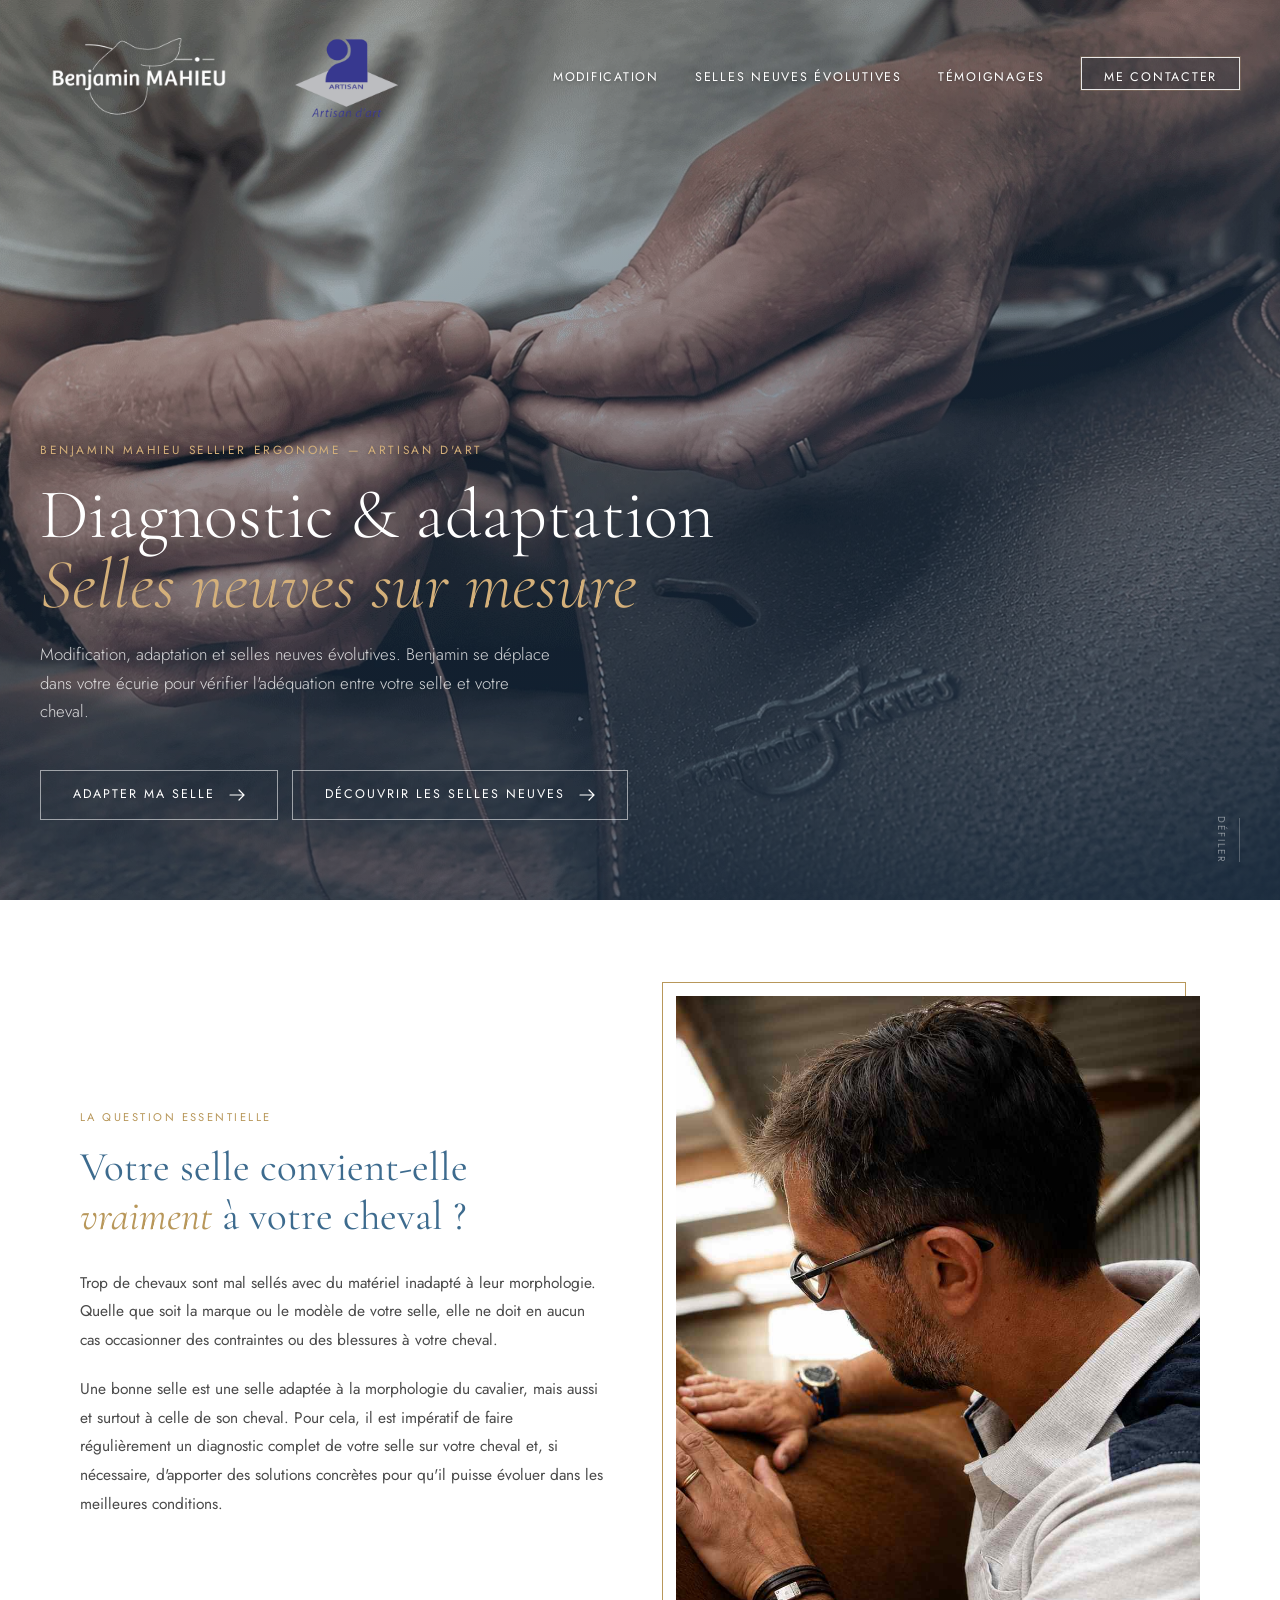
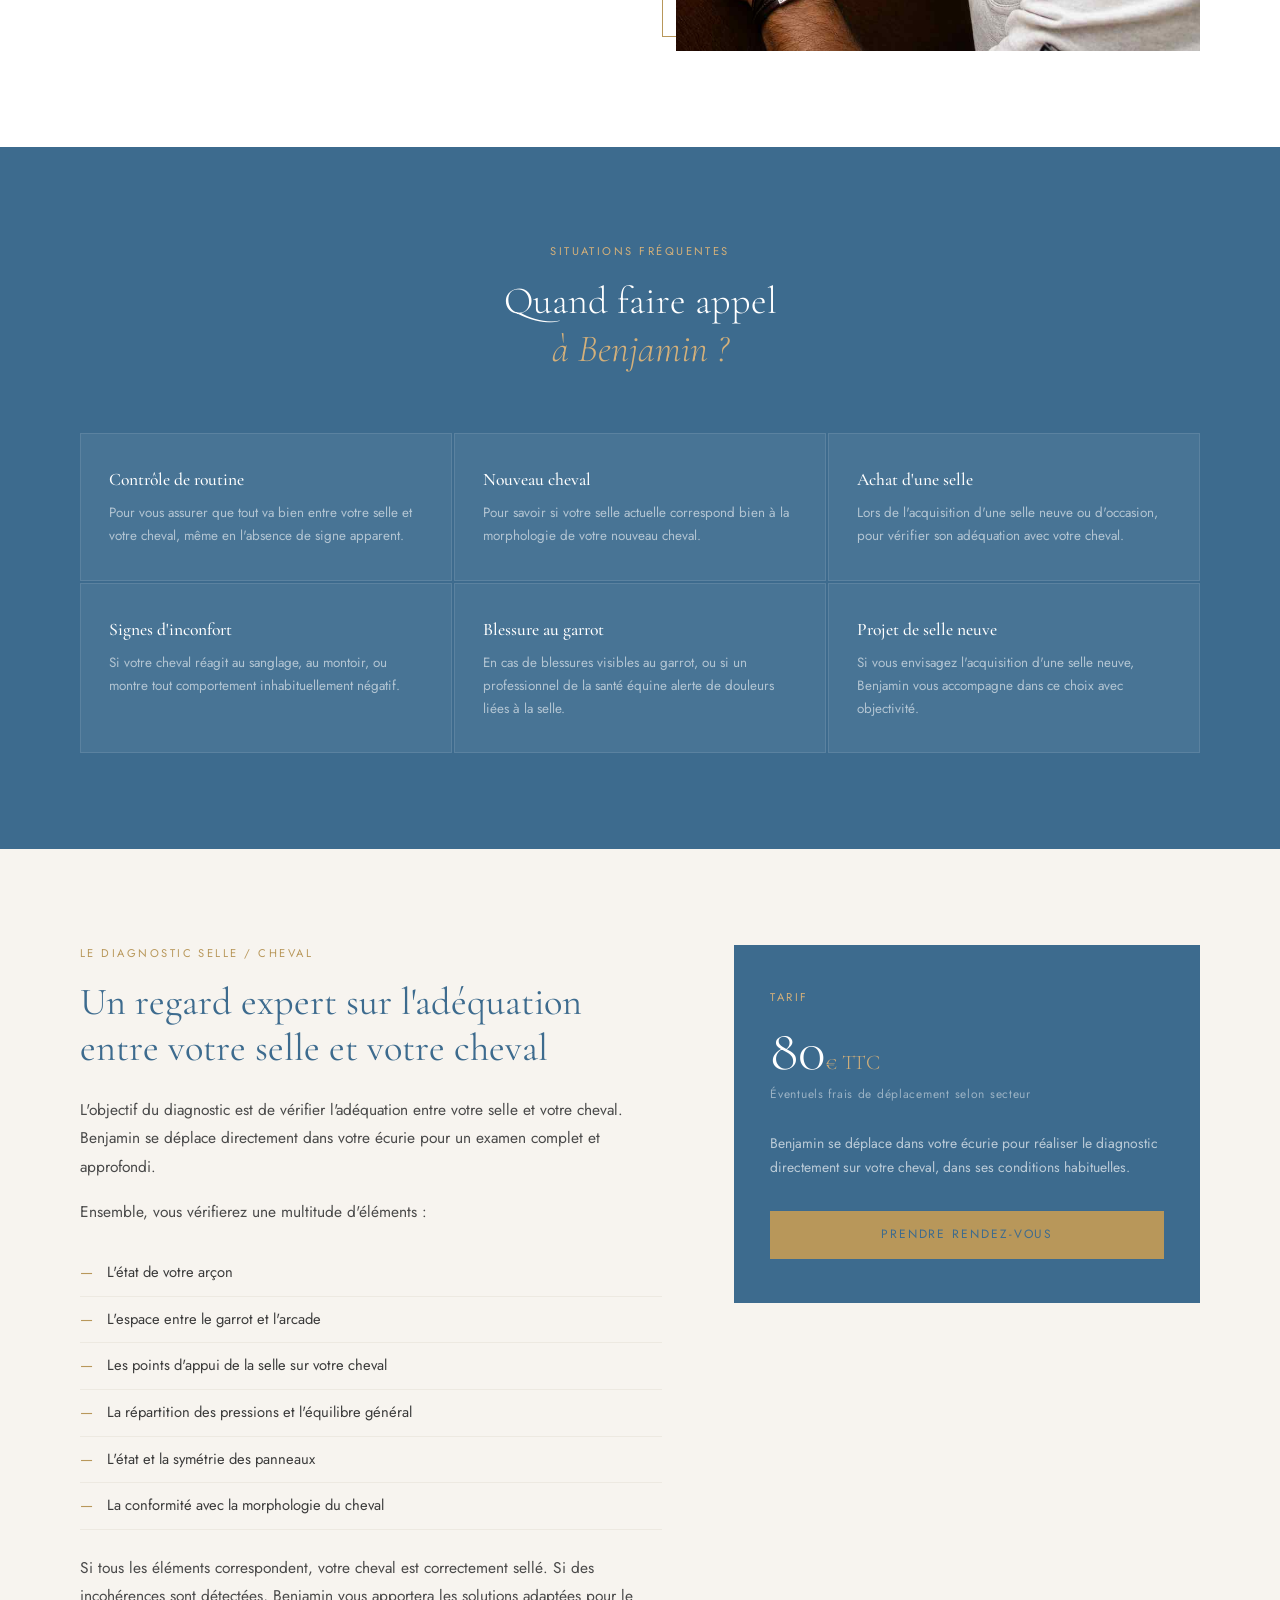
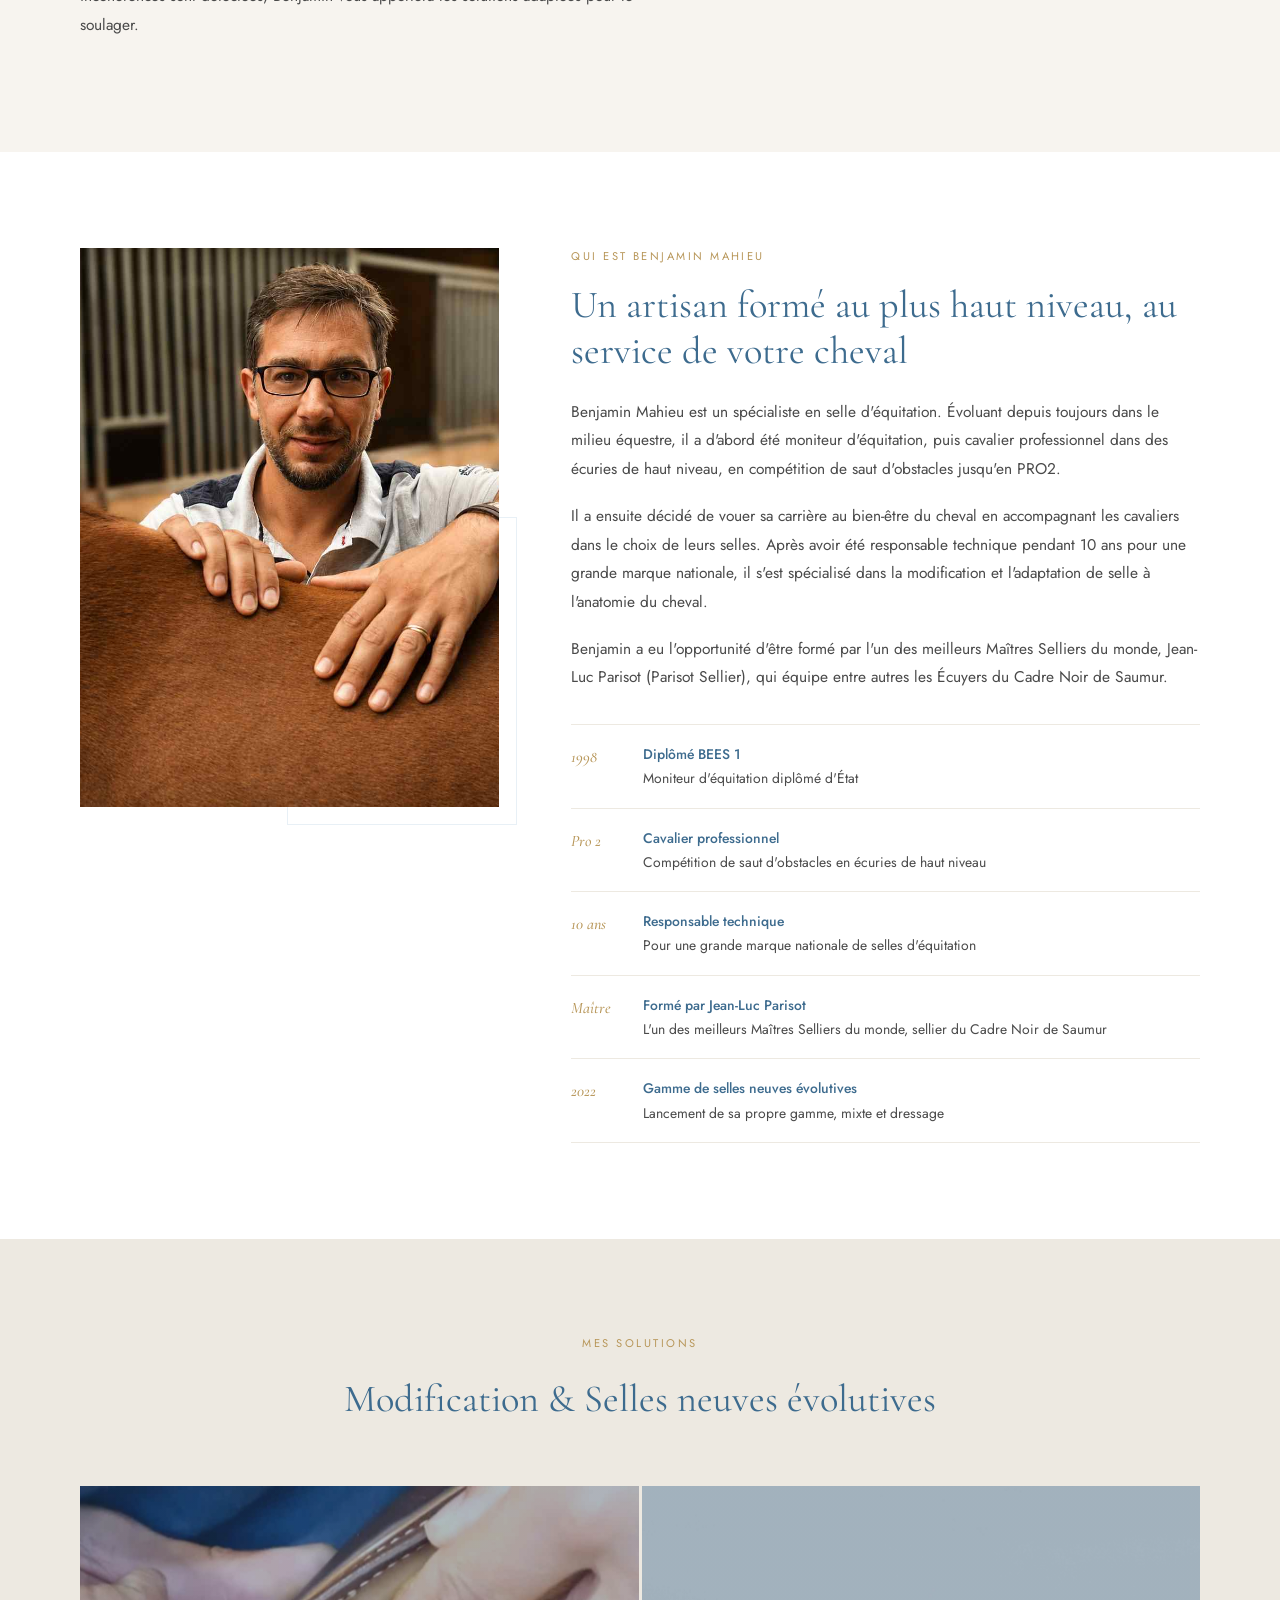
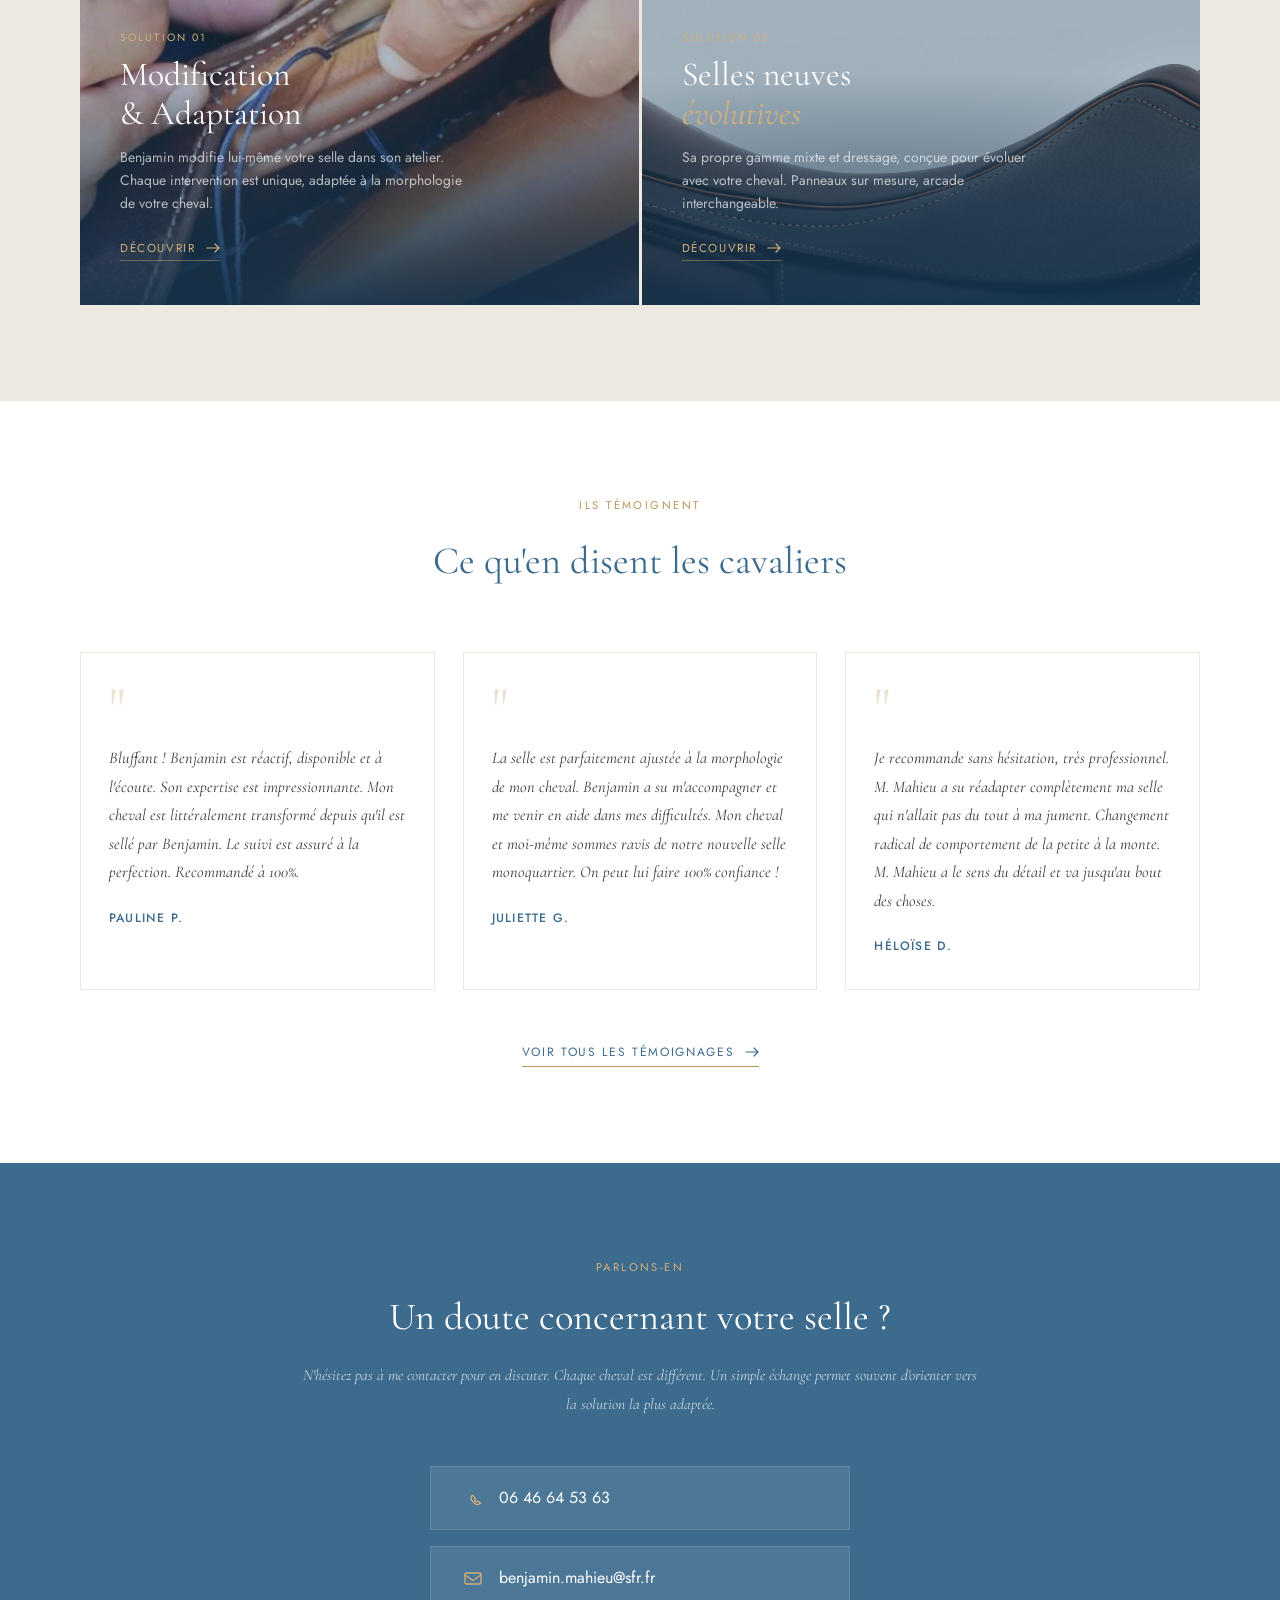
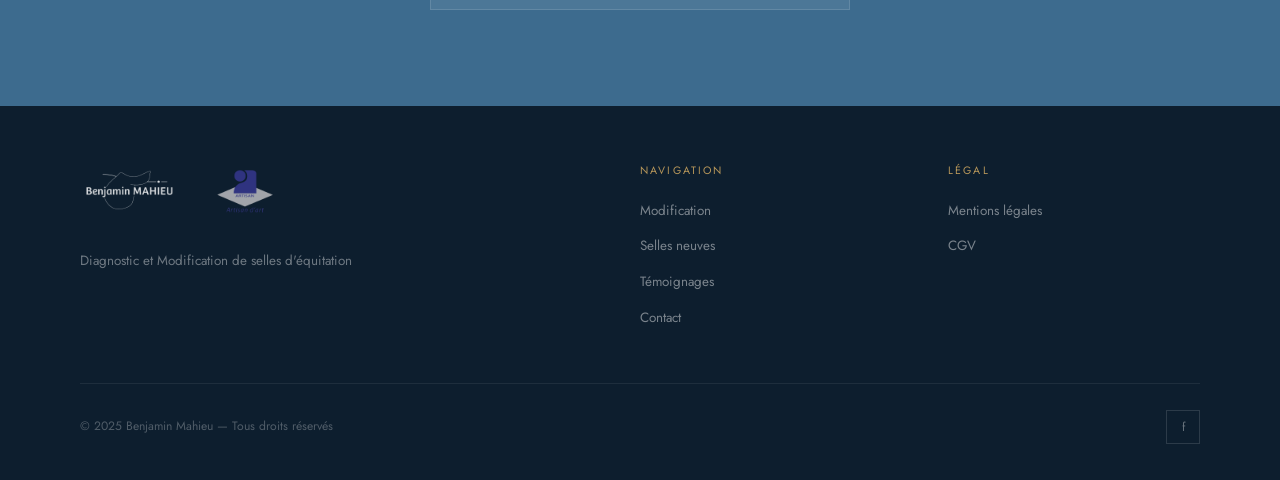
<file: MAHIEU/index.html>
<!DOCTYPE html>
<html lang="fr">
<head>
  <meta charset="UTF-8">
  <meta name="viewport" content="width=device-width, initial-scale=1.0">
  <meta name="description" content="Benjamin Mahieu — Artisan d'art, diagnostic, modification et adaptation de selles d'équitation sur-mesure.">
  <title>Benjamin Mahieu — Sellier ergonome, Artisan d'art — Diagnostic, adaptation & selles neuves sur mesure</title>
  <meta property="og:type" content="website">
  <meta property="og:url" content="https://benjamin-mahieu.fr/">
  <meta property="og:title" content="Benjamin Mahieu — Sellier ergonome, Artisan d'art — Diagnostic, adaptation & selles neuves sur mesure">
  <meta property="og:description" content="Benjamin Mahieu — Artisan d'art, diagnostic, modification et adaptation de selles d'équitation sur-mesure.">
  <meta property="og:image" content="https://benjamin-mahieu.fr/images/og-hero-couture.jpg">
  <meta property="og:image:width" content="1735">
  <meta property="og:image:height" content="906">
  <meta name="twitter:card" content="summary_large_image">
  <meta name="twitter:title" content="Benjamin Mahieu — Sellier ergonome, Artisan d'art — Diagnostic, adaptation & selles neuves sur mesure">
  <meta name="twitter:description" content="Benjamin Mahieu — Artisan d'art, diagnostic, modification et adaptation de selles d'équitation sur-mesure.">
  <meta name="twitter:image" content="https://benjamin-mahieu.fr/images/og-hero-couture.jpg">
  <link rel="preconnect" href="https://fonts.googleapis.com">
  <link rel="preconnect" href="https://fonts.gstatic.com" crossorigin>
  <link href="https://fonts.googleapis.com/css2?family=Cormorant+Garamond:ital,wght@0,300;0,400;0,500;0,600;1,300;1,400&family=Jost:wght@300;400;500&display=swap" rel="stylesheet">
  <style>
    :root {
      --bleu:        #3d6b8e;
      --bleu-nav:    rgba(52, 91, 120, 0.97);
      --bleu-fonce:  #2a5070;
      --bleu-section:#3d6b8e;
      --bleu-pale:   #e8f0f6;
      --ivoire:      #f7f4ef;
      --ivoire-fonce:#ede9e1;
      --or:          #b8975a;
      --or-clair:    #d4b07a;
      --gris:        #8a8a8a;
      --texte:       #1a1a1a;
      --blanc:       #ffffff;
      --footer-bg:   #0d1e2e;
      --serif:       'Cormorant Garamond', Georgia, serif;
      --sans:        'Jost', sans-serif;
      --shadow:      0 4px 32px rgba(30,58,95,0.10);
      --transition:  0.4s cubic-bezier(0.25, 0.46, 0.45, 0.94);
    }
    *, *::before, *::after { box-sizing: border-box; margin: 0; padding: 0; }
    html { scroll-behavior: smooth; }
    body { font-family: var(--sans); color: var(--texte); background: var(--ivoire); line-height: 1.6; -webkit-font-smoothing: antialiased; }
    img { display: block; max-width: 100%; }
    a { color: inherit; text-decoration: none; }
    .container { max-width: 1200px; margin: 0 auto; padding: 0 40px; }
    .container--narrow { max-width: 860px; margin: 0 auto; padding: 0 40px; }
    .eyebrow { display: block; font-size: 0.7rem; letter-spacing: 0.22em; text-transform: uppercase; color: var(--or); margin-bottom: 16px; font-family: var(--sans); }

    /* ---- NAV ---- */
    .nav {
      position: fixed; top: 0; left: 0; right: 0; z-index: 100;
      padding: 20px 40px;
      display: flex; align-items: center; justify-content: space-between;
      transition: background var(--transition), padding var(--transition), box-shadow var(--transition);
    }
    .nav.scrolled {
      background: var(--bleu-nav);
      padding: 12px 40px;
      box-shadow: 0 2px 20px rgba(0,0,0,0.15);
      backdrop-filter: blur(8px);
    }
    .nav__logo img {
      height: 112px; width: auto; display: block;
      background: transparent !important; border: 0 !important; box-shadow: none !important;
      mix-blend-mode: normal !important; object-fit: contain;
      transition: filter var(--transition);
      filter: brightness(0) invert(1);
    }
    /* Logo blanc quand nav scrollée sur fond bleu */
    .nav.scrolled .nav__logo img { filter: brightness(0) invert(1); mix-blend-mode: normal !important; }
    .nav__links { display: flex; align-items: center; gap: 36px; list-style: none; }
    .nav__links a {
      font-size: 0.78rem; letter-spacing: 0.14em; text-transform: uppercase;
      color: var(--blanc); font-weight: 400; position: relative; padding-bottom: 3px;
      text-shadow: 0 1px 4px rgba(0,0,0,0.4);
    }
    .nav__links a::after { content: ''; position: absolute; bottom: 0; left: 0; width: 0; height: 1px; background: var(--or-clair); transition: width var(--transition); }
    .nav__links a:hover::after { width: 100%; }
    .nav__cta { border: 1px solid rgba(255,255,255,0.88) !important; padding: 10px 22px; background: rgba(13,30,46,0.24); box-shadow: 0 0 0 1px rgba(212,176,122,0.18); transition: background var(--transition), border-color var(--transition) !important; }
    .nav__cta:hover { background: rgba(13,30,46,0.34) !important; border-color: var(--or-clair) !important; }
    .nav__cta::after { display: none !important; }
    .nav__burger { display: none; flex-direction: column; gap: 5px; cursor: pointer; background: none; border: none; padding: 4px; }
    .nav__burger span { display: block; width: 26px; height: 1.5px; background: var(--blanc); transition: transform var(--transition), opacity var(--transition); }
    .nav__burger.open span:nth-child(1) { transform: translateY(6.5px) rotate(45deg); }
    .nav__burger.open span:nth-child(2) { opacity: 0; }
    .nav__burger.open span:nth-child(3) { transform: translateY(-6.5px) rotate(-45deg); }
    .nav__mobile { display: none; position: fixed; inset: 0; background: var(--bleu-fonce); z-index: 99; flex-direction: column; align-items: center; justify-content: center; gap: 40px; }
    .nav__mobile.open { display: flex; }
    .nav__mobile a { font-family: var(--serif); font-size: 2.2rem; font-weight: 300; color: var(--blanc); }
    .nav__mobile a:hover { color: var(--or-clair); }

    /* ---- HERO ---- */
    .hero { position: relative; height: 100vh; min-height: 640px; display: flex; align-items: flex-end; overflow: hidden; }
    .hero__image { position: absolute; inset: 0; background: var(--bleu) url('images/hero-couture.webp') center center / cover no-repeat; }
    .hero__image::after { content: ''; position: absolute; inset: 0; background: linear-gradient(160deg, rgba(30,60,90,0.15) 0%, rgba(30,60,90,0.5) 55%, rgba(20,45,70,0.78) 100%); }
    .hero__content { position: relative; z-index: 2; padding: 0 40px 80px; max-width: 800px; animation: fadeUp 1.1s cubic-bezier(0.25,0.46,0.45,0.94) both; animation-delay: 0.2s; }
    .hero__label { display: inline-block; font-size: 0.74rem; letter-spacing: 0.22em; text-transform: uppercase; color: var(--or-clair); margin-bottom: 20px; text-shadow: 0 1px 5px rgba(0,0,0,0.35); }
    .hero__titre { font-family: var(--serif); font-size: clamp(2.8rem, 5.5vw, 5rem); font-weight: 300; color: var(--blanc); line-height: 1.0; margin-bottom: 20px; }
    .hero__titre em { font-style: italic; color: var(--or-clair); }
    .hero__sous-titre { font-size: 1.05rem; color: rgba(255,255,255,0.82); font-weight: 300; max-width: 520px; line-height: 1.7; margin-bottom: 44px; }
    .hero__actions { display: flex; flex-wrap: wrap; gap: 14px; }
    .hero__btn { display: inline-flex; align-items: center; gap: 14px; font-size: 0.78rem; letter-spacing: 0.16em; text-transform: uppercase; color: var(--blanc); border: 1px solid rgba(255,255,255,0.55); padding: 14px 32px; transition: border-color var(--transition), background var(--transition); white-space: nowrap; }
    .hero__btn { display: inline-flex; align-items: center; gap: 14px; font-size: 0.78rem; letter-spacing: 0.16em; text-transform: uppercase; color: var(--blanc); border: 1px solid rgba(255,255,255,0.55); padding: 14px 32px; transition: border-color var(--transition), background var(--transition); }
    .hero__btn:hover { border-color: var(--or-clair); background: rgba(184,151,90,0.15); }
    .hero__scroll { position: absolute; bottom: 36px; right: 40px; z-index: 2; display: flex; flex-direction: column; align-items: center; gap: 10px; color: rgba(255,255,255,0.45); font-size: 0.62rem; letter-spacing: 0.2em; text-transform: uppercase; writing-mode: vertical-rl; }
    .hero__scroll::before { content: ''; width: 1px; height: 44px; background: rgba(255,255,255,0.25); }

    /* ---- PROBLEMATIQUE ---- */
    .problematique { background: var(--blanc); padding: 96px 0; }
    .problematique__inner { display: grid; grid-template-columns: 1fr 1fr; gap: 72px; align-items: center; }
    .problematique__texte h2 { font-family: var(--serif); font-size: clamp(1.9rem, 3.2vw, 2.7rem); font-weight: 400; line-height: 1.2; color: var(--bleu); margin-bottom: 28px; }
    .problematique__texte h2 em { font-style: italic; color: var(--or); }
    .problematique__texte p { color: #4a4a4a; line-height: 1.85; font-size: 0.97rem; margin-bottom: 20px; }
    .problematique__image { position: relative; }
    .problematique__image img { width: 100%; aspect-ratio: 4/5; object-fit: cover; position: relative; z-index: 1; }
    .problematique__image::before { content: ''; position: absolute; top: -14px; left: -14px; right: 14px; bottom: 14px; border: 1px solid var(--or); z-index: 0; }

    /* ---- SITUATIONS ---- */
    .situations { background: var(--bleu-section); padding: 96px 0; }
    .situations__header { text-align: center; margin-bottom: 60px; }
    .situations__header .eyebrow { color: var(--or-clair); }
    .situations__header h2 { font-family: var(--serif); font-size: clamp(1.8rem, 3vw, 2.5rem); font-weight: 300; color: var(--blanc); line-height: 1.25; }
    .situations__header h2 em { font-style: italic; color: var(--or-clair); }
    .situations__grille { display: grid; grid-template-columns: repeat(3, 1fr); gap: 2px; }
    .situation-carte { background: rgba(255,255,255,0.06); border: 1px solid rgba(255,255,255,0.1); padding: 32px 28px; transition: background var(--transition); position: relative; overflow: hidden; }
    .situation-carte::after { content: ''; position: absolute; bottom: 0; left: 0; width: 0; height: 2px; background: var(--or-clair); transition: width var(--transition); }
    .situation-carte:hover { background: rgba(255,255,255,0.10); }
    .situation-carte:hover::after { width: 100%; }
    .situation-carte__titre { font-family: var(--serif); font-size: 1.1rem; font-weight: 500; color: var(--blanc); margin-bottom: 8px; }
    .situation-carte__desc { font-size: 0.84rem; color: rgba(255,255,255,0.58); line-height: 1.7; }

    /* ---- DIAGNOSTIC ---- */
    .diagnostic { background: var(--ivoire); padding: 96px 0; }
    .diagnostic__inner { display: grid; grid-template-columns: 5fr 4fr; gap: 72px; align-items: start; }
    .diagnostic__texte h2 { font-family: var(--serif); font-size: clamp(1.8rem, 3vw, 2.5rem); font-weight: 400; color: var(--bleu); line-height: 1.2; margin-bottom: 24px; }
    .diagnostic__texte p { color: #4a4a4a; line-height: 1.85; font-size: 0.97rem; margin-bottom: 16px; }
    .diagnostic__liste { list-style: none; margin: 24px 0; }
    .diagnostic__liste li { display: flex; align-items: flex-start; gap: 14px; padding: 11px 0; border-bottom: 1px solid var(--ivoire-fonce); font-size: 0.92rem; color: #3a3a3a; }
    .diagnostic__liste li::before { content: '—'; color: var(--or); flex-shrink: 0; }
    .diagnostic__tarif { background: var(--bleu-section); padding: 44px 36px; position: sticky; top: 100px; }
    .diagnostic__tarif .eyebrow { color: var(--or-clair); }
    .diagnostic__tarif__montant { font-family: var(--serif); font-size: 3.6rem; font-weight: 300; color: var(--blanc); line-height: 1; margin-bottom: 4px; }
    .diagnostic__tarif__montant span { font-size: 1.3rem; color: var(--or-clair); }
    .diagnostic__tarif__label { font-size: 0.75rem; color: rgba(255,255,255,0.48); letter-spacing: 0.06em; margin-bottom: 28px; }
    .diagnostic__tarif p { font-size: 0.87rem; color: rgba(255,255,255,0.65); line-height: 1.7; margin-bottom: 32px; }
    .btn-rdv { display: block; text-align: center; font-size: 0.75rem; letter-spacing: 0.16em; text-transform: uppercase; color: var(--bleu); background: var(--or); padding: 14px 28px; transition: background var(--transition); }
    .btn-rdv:hover { background: var(--or-clair); }

    /* ---- PORTRAIT ---- */
    .portrait { background: var(--blanc); padding: 96px 0; overflow: hidden; }
    .portrait__inner { display: grid; grid-template-columns: 2fr 3fr; gap: 72px; align-items: start; }
    .portrait__image { position: relative; }
    .portrait__image img { width: 100%; aspect-ratio: 3/4; object-fit: cover; object-position: top center; position: relative; z-index: 1; }
    .portrait__image::after { content: ''; position: absolute; bottom: -18px; right: -18px; width: 55%; height: 55%; border: 1px solid var(--bleu-pale); z-index: 0; }
    .portrait__texte h2 { font-family: var(--serif); font-size: clamp(1.8rem, 3vw, 2.5rem); font-weight: 400; color: var(--bleu); line-height: 1.2; margin-bottom: 24px; }
    .portrait__texte p { color: #4a4a4a; line-height: 1.85; font-size: 0.97rem; margin-bottom: 18px; }
    .portrait__jalons { margin-top: 32px; }
    .jalon { display: flex; gap: 20px; padding: 18px 0; border-bottom: 1px solid var(--ivoire-fonce); }
    .jalon:first-child { border-top: 1px solid var(--ivoire-fonce); }
    .jalon__annee { font-family: var(--serif); font-size: 1rem; font-weight: 500; color: var(--or); min-width: 52px; padding-top: 2px; font-style: italic; }
    .jalon__texte { font-size: 0.87rem; color: #4a4a4a; line-height: 1.6; }
    .jalon__texte strong { display: block; color: var(--bleu); font-weight: 500; margin-bottom: 2px; }

    /* ---- SOLUTIONS ---- */
    .solutions { background: var(--ivoire-fonce); padding: 96px 0; }
    .solutions__header { text-align: center; margin-bottom: 56px; }
    .solutions__header h2 { font-family: var(--serif); font-size: clamp(1.8rem, 3vw, 2.5rem); font-weight: 400; color: var(--bleu); }
    .solutions__grille { display: grid; grid-template-columns: 1fr 1fr; gap: 3px; }
    .solution-card { position: relative; overflow: hidden; aspect-ratio: 4/3; background: var(--bleu); display: block; }
    .solution-card img { width: 100%; height: 100%; object-fit: cover; transition: transform 0.8s cubic-bezier(0.25,0.46,0.45,0.94); opacity: 0.72; }
    .solution-card:hover img { transform: scale(1.05); }
    .solution-card__overlay { position: absolute; inset: 0; background: linear-gradient(to top, rgba(20,50,75,0.9) 0%, rgba(20,50,75,0.15) 55%); display: flex; flex-direction: column; justify-content: flex-end; padding: 44px 40px; }
    .solution-card__label { font-size: 0.66rem; letter-spacing: 0.2em; text-transform: uppercase; color: var(--or-clair); margin-bottom: 10px; }
    .solution-card__titre { font-family: var(--serif); font-size: 2.1rem; font-weight: 400; color: var(--blanc); margin-bottom: 12px; line-height: 1.15; }
    .solution-card__desc { font-size: 0.87rem; color: rgba(255,255,255,0.68); line-height: 1.65; max-width: 360px; margin-bottom: 24px; }
    .solution-card__lien { display: inline-flex; align-items: center; gap: 10px; font-size: 0.72rem; letter-spacing: 0.14em; text-transform: uppercase; color: var(--or-clair); border-bottom: 1px solid rgba(212,176,122,0.4); padding-bottom: 3px; transition: gap var(--transition); width: fit-content; }
    .solution-card:hover .solution-card__lien { gap: 16px; }

    /* ---- TEMOIGNAGES ---- */
    .temoignages { background: var(--blanc); padding: 96px 0; }
    .temoignages__header { text-align: center; margin-bottom: 60px; }
    .temoignages__header h2 { font-family: var(--serif); font-size: clamp(1.8rem, 3vw, 2.5rem); font-weight: 400; color: var(--bleu); }
    .temoignages__grille { display: grid; grid-template-columns: repeat(3, 1fr); gap: 28px; }
    .temoignage-card { padding: 32px 28px; border: 1px solid var(--ivoire-fonce); transition: border-color var(--transition), box-shadow var(--transition); }
    .temoignage-card:hover { border-color: var(--or); box-shadow: var(--shadow); }
    .temoignage-card__guillemet { font-family: var(--serif); font-size: 3.5rem; line-height: 0.8; color: var(--or); opacity: 0.28; margin-bottom: 14px; }
    .temoignage-card__texte { font-family: var(--serif); font-size: 1.02rem; font-style: italic; color: #3a3a3a; line-height: 1.75; margin-bottom: 22px; }
    .temoignage-card__auteur { font-size: 0.76rem; letter-spacing: 0.1em; text-transform: uppercase; color: var(--bleu); font-weight: 500; }
    .temoignage-card__detail { font-size: 0.76rem; color: var(--gris); margin-top: 4px; }
    .temoignages__lien { text-align: center; margin-top: 48px; }
    .btn-lien { display: inline-flex; align-items: center; gap: 10px; font-size: 0.75rem; letter-spacing: 0.14em; text-transform: uppercase; color: var(--bleu); border-bottom: 1px solid var(--or); padding-bottom: 4px; transition: gap var(--transition); }
    .btn-lien:hover { gap: 16px; }

    /* ---- CONTACT ---- */
    .contact { background: var(--bleu-section); padding: 96px 0; }
    .contact__inner { max-width: 680px; margin: 0 auto; text-align: center; }
    .contact__inner .eyebrow { color: var(--or-clair); display: block; }
    .contact__inner h2 { font-family: var(--serif); font-size: clamp(1.8rem, 3vw, 2.5rem); font-weight: 400; color: var(--blanc); line-height: 1.25; margin-bottom: 20px; }
    .contact__inner p { font-size: 0.97rem; color: rgba(255,255,255,0.72); line-height: 1.85; margin-bottom: 48px; font-family: var(--serif); font-style: italic; }
    .contact__coords { display: flex; flex-direction: column; gap: 16px; align-items: center; }
    .contact__coord { display: flex; align-items: center; gap: 16px; background: rgba(255,255,255,0.08); border: 1px solid rgba(255,255,255,0.12); padding: 18px 32px; width: 100%; max-width: 420px; transition: background var(--transition), border-color var(--transition); font-size: 1rem; color: var(--blanc); }
    .contact__coord:hover { background: rgba(255,255,255,0.13); border-color: var(--or-clair); }
    .contact__coord svg { color: var(--or-clair); flex-shrink: 0; }

    /* ---- FOOTER ---- */
    .footer { background: var(--footer-bg); padding: 56px 0 36px; }
    .footer__inner { display: grid; grid-template-columns: 2fr 1fr 1fr; gap: 56px; margin-bottom: 44px; }
    .footer__logo img { height: 56px; width: auto; margin-bottom: 16px; filter: brightness(0) invert(1); opacity: 0.85; }
    .footer__nom { font-family: var(--serif); font-size: 1rem; font-weight: 400; color: var(--blanc); margin-bottom: 4px; }
    .footer__metier { font-size: 0.7rem; letter-spacing: 0.16em; text-transform: uppercase; color: var(--or); margin-bottom: 14px; }
    .footer__desc { font-size: 0.84rem; color: rgba(255,255,255,0.4); line-height: 1.7; max-width: 280px; }
    .footer__col-titre { font-size: 0.67rem; letter-spacing: 0.2em; text-transform: uppercase; color: var(--or); margin-bottom: 18px; }
    .footer__liens { list-style: none; }
    .footer__liens li { margin-bottom: 10px; }
    .footer__liens a { font-size: 0.84rem; color: rgba(255,255,255,0.45); transition: color var(--transition); }
    .footer__liens a:hover { color: var(--blanc); }
    .footer__bas { border-top: 1px solid rgba(255,255,255,0.07); padding-top: 26px; display: flex; justify-content: space-between; align-items: center; }
    .footer__copy { font-size: 0.76rem; color: rgba(255,255,255,0.28); }
    .footer__social a { width: 34px; height: 34px; border: 1px solid rgba(255,255,255,0.13); display: inline-flex; align-items: center; justify-content: center; color: rgba(255,255,255,0.38); font-size: 0.75rem; transition: border-color var(--transition), color var(--transition); }
    .footer__social a:hover { border-color: var(--or); color: var(--or); }

    /* ---- ANIMATIONS ---- */
    @keyframes fadeUp { from { opacity: 0; transform: translateY(28px); } to { opacity: 1; transform: translateY(0); } }
    .reveal { opacity: 0; transform: translateY(22px); transition: opacity 0.7s ease, transform 0.7s ease; }
    .reveal.visible { opacity: 1; transform: translateY(0); }

    /* ---- RESPONSIVE ---- */
    @media (max-width: 1024px) {
      .problematique__inner { grid-template-columns: 1fr; gap: 44px; }
      .portrait__inner { grid-template-columns: 1fr; gap: 44px; }
      .portrait__image img { aspect-ratio: 16/9; object-position: center 30%; }
      .solutions__grille { grid-template-columns: 1fr; }
      .solution-card { aspect-ratio: 16/9; }
    }
    @media (max-width: 768px) {
      .container, .container--narrow { padding: 0 20px; }
      .nav { padding: 16px 20px; }
      .nav.scrolled { padding: 10px 20px; }
      .nav__links { display: none; }
      .nav__burger { display: flex; }
      .nav__logo img { height: 82px; }
      .hero__content { padding: 0 20px 60px; }
      .hero__actions { flex-direction: column; align-items: flex-start; }
      .hero__btn { max-width: 100%; padding: 14px 24px; letter-spacing: 0.13em; }
      .hero__scroll { display: none; }
      .problematique { padding: 60px 0; }
      .problematique__image { display: none; }
      .situations { padding: 60px 0; }
      .situations__grille { grid-template-columns: 1fr 1fr; }
      .diagnostic { padding: 60px 0; }
      .diagnostic__inner { grid-template-columns: 1fr; }
      .diagnostic__tarif { position: static; }
      .portrait { padding: 60px 0; }
      .solutions { padding: 60px 0; }
      .solution-card__overlay { padding: 28px 24px; }
      .temoignages { padding: 60px 0; }
      .temoignages__grille { grid-template-columns: 1fr; }
      .contact { padding: 60px 0; }
      .footer__inner { grid-template-columns: 1fr; gap: 32px; }
      .footer__bas { flex-direction: column; gap: 14px; text-align: center; }
    }
    @media (max-width: 480px) {
      .situations__grille { grid-template-columns: 1fr; }
      .hero__titre { font-size: clamp(2.4rem, 8vw, 3.2rem); }
      .hero__btn { font-size: 0.68rem; letter-spacing: 0.08em; padding: 12px 16px; gap: 10px; }
    }

    /* Ajustements ciblés logos */
    .nav__logo { display: flex; align-items: center; gap: 12px; }
    .nav__logo-main { filter: brightness(0) invert(1); }
    .nav__logo-artisan { height: 104px !important; width: auto; filter: none !important; opacity: 1; flex-shrink: 0; }
    .nav.scrolled .nav__logo-artisan { filter: none !important; }
    .footer__logo { display: flex; align-items: center; gap: 14px; margin-bottom: 16px; }
    .footer__logo-main { height: 56px; width: auto; margin-bottom: 0; filter: brightness(0) invert(1); opacity: 0.85; }
    .footer__logo-artisan { height: 68px; width: auto; margin-bottom: 0; filter: none !important; opacity: 1; }
    @media (max-width: 768px) {
      .nav__logo { gap: 8px; }
      .nav__logo-artisan { height: 76px !important; }
      .footer__logo-artisan { height: 58px; }
    }

    @media (max-width: 768px) {
      .solution-card { aspect-ratio: auto; min-height: 420px; overflow: hidden; }
      .solution-card img { position: absolute; inset: 0; height: 100%; }
      .solution-card__overlay { position: relative; min-height: 420px; height: auto; }
    }
    @media (max-width: 480px) {
      .solution-card { min-height: 470px; }
      .solution-card__overlay { min-height: 470px; padding: 32px 22px; }
      .solution-card__titre { font-size: 1.85rem; }
      .solution-card__desc { margin-bottom: 18px; }
    }
  </style>
</head>
<body>

  <header>
    <nav class="nav" id="nav">
      <a href="index.html" class="nav__logo"><img class="nav__logo-main" src="images/logo-nouv.png" alt="Benjamin Mahieu" width="160" height="64"><img class="nav__logo-artisan" src="images/artisan-logo.png" alt="Artisan d'art" width="64" height="64"></a>
      <ul class="nav__links">
        <li><a href="diagnostic-modification.html">Modification</a></li>
        <li><a href="selles-neuves.html">Selles neuves évolutives</a></li>
        <li><a href="temoignages.html">Témoignages</a></li>
        <li><a href="contact.html" class="nav__cta">Me contacter</a></li>
      </ul>
      <button class="nav__burger" id="burger" aria-label="Menu" aria-expanded="false"><span></span><span></span><span></span></button>
    </nav>
    <nav class="nav__mobile" id="mobile-nav">
      <a href="diagnostic-modification.html">Modification</a>
      <a href="selles-neuves.html">Selles neuves</a>
      <a href="temoignages.html">Témoignages</a>
      <a href="contact.html">Me contacter</a>
    </nav>
  </header>

  <main>

    <!-- HERO -->
    <section class="hero">
      <div class="hero__image"></div>
      <div class="hero__content">
        <span class="hero__label">Benjamin MAHIEU Sellier ergonome — Artisan d'art</span>
        <h1 class="hero__titre">
          Diagnostic &amp; adaptation<br><em>Selles neuves sur mesure</em>
        </h1>
        <p class="hero__sous-titre">
          Modification, adaptation et selles neuves évolutives. Benjamin se déplace dans votre écurie pour vérifier l'adéquation entre votre selle et votre cheval.
        </p>
        <div class="hero__actions">
          <a href="diagnostic-modification.html" class="hero__btn">
            Adapter ma selle
            <svg width="16" height="12" viewBox="0 0 16 12" fill="none"><path d="M10 1l5 5-5 5M1 6h14" stroke="currentColor" stroke-width="1.2" stroke-linecap="round"/></svg>
          </a>
          <a href="selles-neuves.html" class="hero__btn">
            Découvrir les selles neuves
            <svg width="16" height="12" viewBox="0 0 16 12" fill="none"><path d="M10 1l5 5-5 5M1 6h14" stroke="currentColor" stroke-width="1.2" stroke-linecap="round"/></svg>
          </a>
        </div>
      </div>
      <div class="hero__scroll" aria-hidden="true">Défiler</div>
    </section>

    <!-- PROBLEMATIQUE -->
    <section class="problematique reveal">
      <div class="container">
        <div class="problematique__inner">
          <div class="problematique__texte">
            <span class="eyebrow">La question essentielle</span>
            <h2>Votre selle convient-elle <em>vraiment</em> à votre cheval&nbsp;?</h2>
            <p>Trop de chevaux sont mal sellés avec du matériel inadapté à leur morphologie. Quelle que soit la marque ou le modèle de votre selle, elle ne doit en aucun cas occasionner des contraintes ou des blessures à votre cheval.</p>
            <p>Une bonne selle est une selle adaptée à la morphologie du cavalier, mais aussi et surtout à celle de son cheval. Pour cela, il est impératif de faire régulièrement un diagnostic complet de votre selle sur votre cheval et, si nécessaire, d'apporter des solutions concrètes pour qu'il puisse évoluer dans les meilleures conditions.</p>
          </div>
          <div class="problematique__image">
            <img src="images/palpation-cheval-diagnostic_2_11zon.jpg" alt="Benjamin Mahieu réalisant un diagnostic de selle sur un cheval" loading="lazy">
          </div>
        </div>
      </div>
    </section>

    <!-- SITUATIONS -->
    <section class="situations reveal">
      <div class="container">
        <div class="situations__header">
          <span class="eyebrow">Situations fréquentes</span>
          <h2>Quand faire appel<br><em>à Benjamin&nbsp;?</em></h2>
        </div>
        <div class="situations__grille">
          <article class="situation-carte">
            <h3 class="situation-carte__titre">Contrôle de routine</h3>
            <p class="situation-carte__desc">Pour vous assurer que tout va bien entre votre selle et votre cheval, même en l'absence de signe apparent.</p>
          </article>
          <article class="situation-carte">
            <h3 class="situation-carte__titre">Nouveau cheval</h3>
            <p class="situation-carte__desc">Pour savoir si votre selle actuelle correspond bien à la morphologie de votre nouveau cheval.</p>
          </article>
          <article class="situation-carte">
            <h3 class="situation-carte__titre">Achat d'une selle</h3>
            <p class="situation-carte__desc">Lors de l'acquisition d'une selle neuve ou d'occasion, pour vérifier son adéquation avec votre cheval.</p>
          </article>
          <article class="situation-carte">
            <h3 class="situation-carte__titre">Signes d'inconfort</h3>
            <p class="situation-carte__desc">Si votre cheval réagit au sanglage, au montoir, ou montre tout comportement inhabituellement négatif.</p>
          </article>
          <article class="situation-carte">
            <h3 class="situation-carte__titre">Blessure au garrot</h3>
            <p class="situation-carte__desc">En cas de blessures visibles au garrot, ou si un professionnel de la santé équine alerte de douleurs liées à la selle.</p>
          </article>
          <article class="situation-carte">
            <h3 class="situation-carte__titre">Projet de selle neuve</h3>
            <p class="situation-carte__desc">Si vous envisagez l'acquisition d'une selle neuve, Benjamin vous accompagne dans ce choix avec objectivité.</p>
          </article>
        </div>
      </div>
    </section>

    <!-- DIAGNOSTIC -->
    <section class="diagnostic reveal" id="diagnostic">
      <div class="container">
        <div class="diagnostic__inner">
          <div class="diagnostic__texte">
            <span class="eyebrow">Le diagnostic selle / cheval</span>
            <h2>Un regard expert sur l'adéquation entre votre selle et votre cheval</h2>
            <p>L'objectif du diagnostic est de vérifier l'adéquation entre votre selle et votre cheval. Benjamin se déplace directement dans votre écurie pour un examen complet et approfondi.</p>
            <p>Ensemble, vous vérifierez une multitude d'éléments&nbsp;:</p>
            <ul class="diagnostic__liste">
              <li>L'état de votre arçon</li>
              <li>L'espace entre le garrot et l'arcade</li>
              <li>Les points d'appui de la selle sur votre cheval</li>
              <li>La répartition des pressions et l'équilibre général</li>
              <li>L'état et la symétrie des panneaux</li>
              <li>La conformité avec la morphologie du cheval</li>
            </ul>
            <p>Si tous les éléments correspondent, votre cheval est correctement sellé. Si des incohérences sont détectées, Benjamin vous apportera les solutions adaptées pour le soulager.</p>
          </div>
          <aside class="diagnostic__tarif">
            <span class="eyebrow">Tarif</span>
            <div class="diagnostic__tarif__montant">80<span>€ TTC</span></div>
            <div class="diagnostic__tarif__label">Éventuels frais de déplacement selon secteur</div>
            <p>Benjamin se déplace dans votre écurie pour réaliser le diagnostic directement sur votre cheval, dans ses conditions habituelles.</p>
            <a href="contact.html" class="btn-rdv">Prendre rendez-vous</a>
          </aside>
        </div>
      </div>
    </section>

    <!-- PORTRAIT -->
    <section class="portrait reveal">
      <div class="container">
        <div class="portrait__inner">
          <div class="portrait__image">
            <img src="images/portrait-benjamin-cheval_3_11zon.jpg" alt="Benjamin Mahieu avec son cheval" loading="lazy">
          </div>
          <div class="portrait__texte">
            <span class="eyebrow">Qui est Benjamin Mahieu</span>
            <h2>Un artisan formé au plus haut niveau, au service de votre cheval</h2>
            <p>Benjamin Mahieu est un spécialiste en selle d'équitation. Évoluant depuis toujours dans le milieu équestre, il a d'abord été moniteur d'équitation, puis cavalier professionnel dans des écuries de haut niveau, en compétition de saut d'obstacles jusqu'en PRO2.</p>
            <p>Il a ensuite décidé de vouer sa carrière au bien-être du cheval en accompagnant les cavaliers dans le choix de leurs selles. Après avoir été responsable technique pendant 10 ans pour une grande marque nationale, il s'est spécialisé dans la modification et l'adaptation de selle à l'anatomie du cheval.</p>
            <p>Benjamin a eu l'opportunité d'être formé par l'un des meilleurs Maîtres Selliers du monde, Jean-Luc Parisot (Parisot Sellier), qui équipe entre autres les Écuyers du Cadre Noir de Saumur.</p>
            <div class="portrait__jalons">
              <div class="jalon"><span class="jalon__annee">1998</span><div class="jalon__texte"><strong>Diplômé BEES 1</strong>Moniteur d'équitation diplômé d'État</div></div>
              <div class="jalon"><span class="jalon__annee">Pro 2</span><div class="jalon__texte"><strong>Cavalier professionnel</strong>Compétition de saut d'obstacles en écuries de haut niveau</div></div>
              <div class="jalon"><span class="jalon__annee">10 ans</span><div class="jalon__texte"><strong>Responsable technique</strong>Pour une grande marque nationale de selles d'équitation</div></div>
              <div class="jalon"><span class="jalon__annee">Maître</span><div class="jalon__texte"><strong>Formé par Jean-Luc Parisot</strong>L'un des meilleurs Maîtres Selliers du monde, sellier du Cadre Noir de Saumur</div></div>
              <div class="jalon"><span class="jalon__annee">2022</span><div class="jalon__texte"><strong>Gamme de selles neuves évolutives</strong>Lancement de sa propre gamme, mixte et dressage</div></div>
            </div>
          </div>
        </div>
      </div>
    </section>

    <!-- SOLUTIONS -->
    <section class="solutions reveal">
      <div class="container">
        <div class="solutions__header">
          <span class="eyebrow">Mes solutions</span>
          <h2>Modification & Selles neuves évolutives</h2>
        </div>
        <div class="solutions__grille">
          <a href="diagnostic-modification.html" class="solution-card">
            <img src="images/travail-atelier-selle_7_11zon.jpg" alt="Travail de modification de selle en atelier" loading="lazy">
            <div class="solution-card__overlay">
              <span class="solution-card__label">Solution 01</span>
              <h3 class="solution-card__titre">Modification<br>& Adaptation</h3>
              <p class="solution-card__desc">Benjamin modifie lui-même votre selle dans son atelier. Chaque intervention est unique, adaptée à la morphologie de votre cheval.</p>
              <span class="solution-card__lien">Découvrir <svg width="14" height="10" viewBox="0 0 14 10" fill="none"><path d="M9 1l4 4-4 4M1 5h12" stroke="currentColor" stroke-width="1.2" stroke-linecap="round"/></svg></span>
            </div>
          </a>
          <a href="selles-neuves.html" class="solution-card">
            <img src="images/selle-neuve-siege_10_11zon.jpg" alt="Selle neuve évolutive Benjamin Mahieu" loading="lazy">
            <div class="solution-card__overlay">
              <span class="solution-card__label">Solution 02</span>
              <h3 class="solution-card__titre">Selles neuves<br><em style="font-style:italic;color:var(--or-clair)">évolutives</em></h3>
              <p class="solution-card__desc">Sa propre gamme mixte et dressage, conçue pour évoluer avec votre cheval. Panneaux sur mesure, arcade interchangeable.</p>
              <span class="solution-card__lien">Découvrir <svg width="14" height="10" viewBox="0 0 14 10" fill="none"><path d="M9 1l4 4-4 4M1 5h12" stroke="currentColor" stroke-width="1.2" stroke-linecap="round"/></svg></span>
            </div>
          </a>
        </div>
      </div>
    </section>

    <!-- TEMOIGNAGES -->
    <section class="temoignages reveal">
      <div class="container">
        <div class="temoignages__header">
          <span class="eyebrow">Ils témoignent</span>
          <h2>Ce qu'en disent les cavaliers</h2>
        </div>
        <div class="temoignages__grille">
          <article class="temoignage-card">
            <div class="temoignage-card__guillemet">"</div>
            <blockquote class="temoignage-card__texte">Bluffant ! Benjamin est réactif, disponible et à l'écoute. Son expertise est impressionnante. Mon cheval est littéralement transformé depuis qu'il est sellé par Benjamin. Le suivi est assuré à la perfection. Recommandé à 100%.</blockquote>
            <footer><p class="temoignage-card__auteur">Pauline P.</p></footer>
          </article>
          <article class="temoignage-card">
            <div class="temoignage-card__guillemet">"</div>
            <blockquote class="temoignage-card__texte">La selle est parfaitement ajustée à la morphologie de mon cheval. Benjamin a su m'accompagner et me venir en aide dans mes difficultés. Mon cheval et moi-même sommes ravis de notre nouvelle selle monoquartier. On peut lui faire 100% confiance !</blockquote>
            <footer><p class="temoignage-card__auteur">Juliette G.</p></footer>
          </article>
          <article class="temoignage-card">
            <div class="temoignage-card__guillemet">"</div>
            <blockquote class="temoignage-card__texte">Je recommande sans hésitation, très professionnel. M. Mahieu a su réadapter complètement ma selle qui n'allait pas du tout à ma jument. Changement radical de comportement de la petite à la monte. M. Mahieu a le sens du détail et va jusqu'au bout des choses.</blockquote>
            <footer><p class="temoignage-card__auteur">Héloïse D.</p></footer>
          </article>
        </div>
        <div class="temoignages__lien">
          <a href="temoignages.html" class="btn-lien">
            Voir tous les témoignages
            <svg width="14" height="10" viewBox="0 0 14 10" fill="none"><path d="M9 1l4 4-4 4M1 5h12" stroke="currentColor" stroke-width="1.2" stroke-linecap="round"/></svg>
          </a>
        </div>
      </div>
    </section>

    <!-- CONTACT -->
    <section class="contact reveal" id="contact">
      <div class="container">
        <div class="contact__inner">
          <span class="eyebrow">Parlons-en</span>
          <h2>Un doute concernant votre selle&nbsp;?</h2>
          <p>N'hésitez pas à me contacter pour en discuter. Chaque cheval est différent. Un simple échange permet souvent d'orienter vers la solution la plus adaptée.</p>
          <div class="contact__coords">
            <a href="tel:0646645363" class="contact__coord">
              <svg width="20" height="20" viewBox="0 0 20 20" fill="none"><path d="M17 14c0 .3-.1.7-.2 1s-.3.7-.6.9c-.5.5-1.1.7-1.7.7-.5 0-1-.1-1.5-.4-.5-.2-1-.5-1.4-.9a18 18 0 01-1.3-1.2 18 18 0 01-1.2-1.4c-.3-.5-.6-.9-.8-1.4-.3-.5-.4-1-.4-1.4 0-.6.2-1.1.6-1.6.4-.4.8-.6 1.3-.6.2 0 .3 0 .5.1.2.1.3.2.5.5l1.4 2c.1.2.2.4.2.5 0 .2 0 .3-.1.5l-.4.4-.4.5c.1.1.1.2.2.3l1.3 1.3.3.2.4-.4c.2-.2.3-.3.5-.3.2-.1.3-.1.5-.1.2 0 .3.1.5.2l2 1.5c.2.1.3.3.4.4v.5z" stroke="currentColor" stroke-width="1.3" stroke-linecap="round"/></svg>
              06 46 64 53 63
            </a>
            <a href="mailto:benjamin.mahieu@sfr.fr" class="contact__coord">
              <svg width="20" height="20" viewBox="0 0 20 20" fill="none"><rect x="2" y="5" width="16" height="11" rx="1.5" stroke="currentColor" stroke-width="1.3"/><path d="M2 7l8 5.5L18 7" stroke="currentColor" stroke-width="1.3" stroke-linecap="round"/></svg>
              benjamin.mahieu@sfr.fr
            </a>
          </div>
        </div>
      </div>
    </section>

  </main>

  <!-- FOOTER -->
  <footer class="footer">
    <div class="container">
      <div class="footer__inner">
        <div>
          <div class="footer__logo"><img class="footer__logo-main" src="images/logo-nouv.png" alt="Benjamin Mahieu"><img class="footer__logo-artisan" src="images/artisan-logo.png" alt="Artisan d'art"></div>
          <p class="footer__desc">Diagnostic et Modification de selles d'équitation</p>
        </div>
        <div>
          <div class="footer__col-titre">Navigation</div>
          <ul class="footer__liens">
            <li><a href="diagnostic-modification.html">Modification</a></li>
            <li><a href="selles-neuves.html">Selles neuves</a></li>
            <li><a href="temoignages.html">Témoignages</a></li>
            <li><a href="contact.html">Contact</a></li>
          </ul>
        </div>
        <div>
          <div class="footer__col-titre">Légal</div>
          <ul class="footer__liens">
            <li><a href="cgv-mentions-legales.html">Mentions légales</a></li>
            <li><a href="cgv-mentions-legales.html">CGV</a></li>
          </ul>
        </div>
      </div>
      <div class="footer__bas">
        <p class="footer__copy">© 2025 Benjamin Mahieu — Tous droits réservés</p>
        <div class="footer__social"><a href="https://www.facebook.com/Benjamin-MAHIEU-105850464140953/" target="_blank" rel="noopener noreferrer" aria-label="Facebook">f</a></div>
      </div>
    </div>
  </footer>

  <script>
    const nav = document.getElementById('nav');
    window.addEventListener('scroll', () => { nav.classList.toggle('scrolled', window.scrollY > 60); }, { passive: true });
    const burger = document.getElementById('burger');
    const mobileNav = document.getElementById('mobile-nav');
    burger.addEventListener('click', () => {
      const open = mobileNav.classList.toggle('open');
      burger.classList.toggle('open', open);
      burger.setAttribute('aria-expanded', open);
      document.body.style.overflow = open ? 'hidden' : '';
    });
    mobileNav.querySelectorAll('a').forEach(link => {
      link.addEventListener('click', () => {
        mobileNav.classList.remove('open'); burger.classList.remove('open');
        burger.setAttribute('aria-expanded', 'false'); document.body.style.overflow = '';
      });
    });
    document.querySelectorAll('.reveal').forEach(el => {
      new IntersectionObserver((entries) => {
        entries.forEach(e => { if (e.isIntersecting) { e.target.classList.add('visible'); } });
      }, { threshold: 0.07 }).observe(el);
    });
  </script>
</body>
</html>
</file>
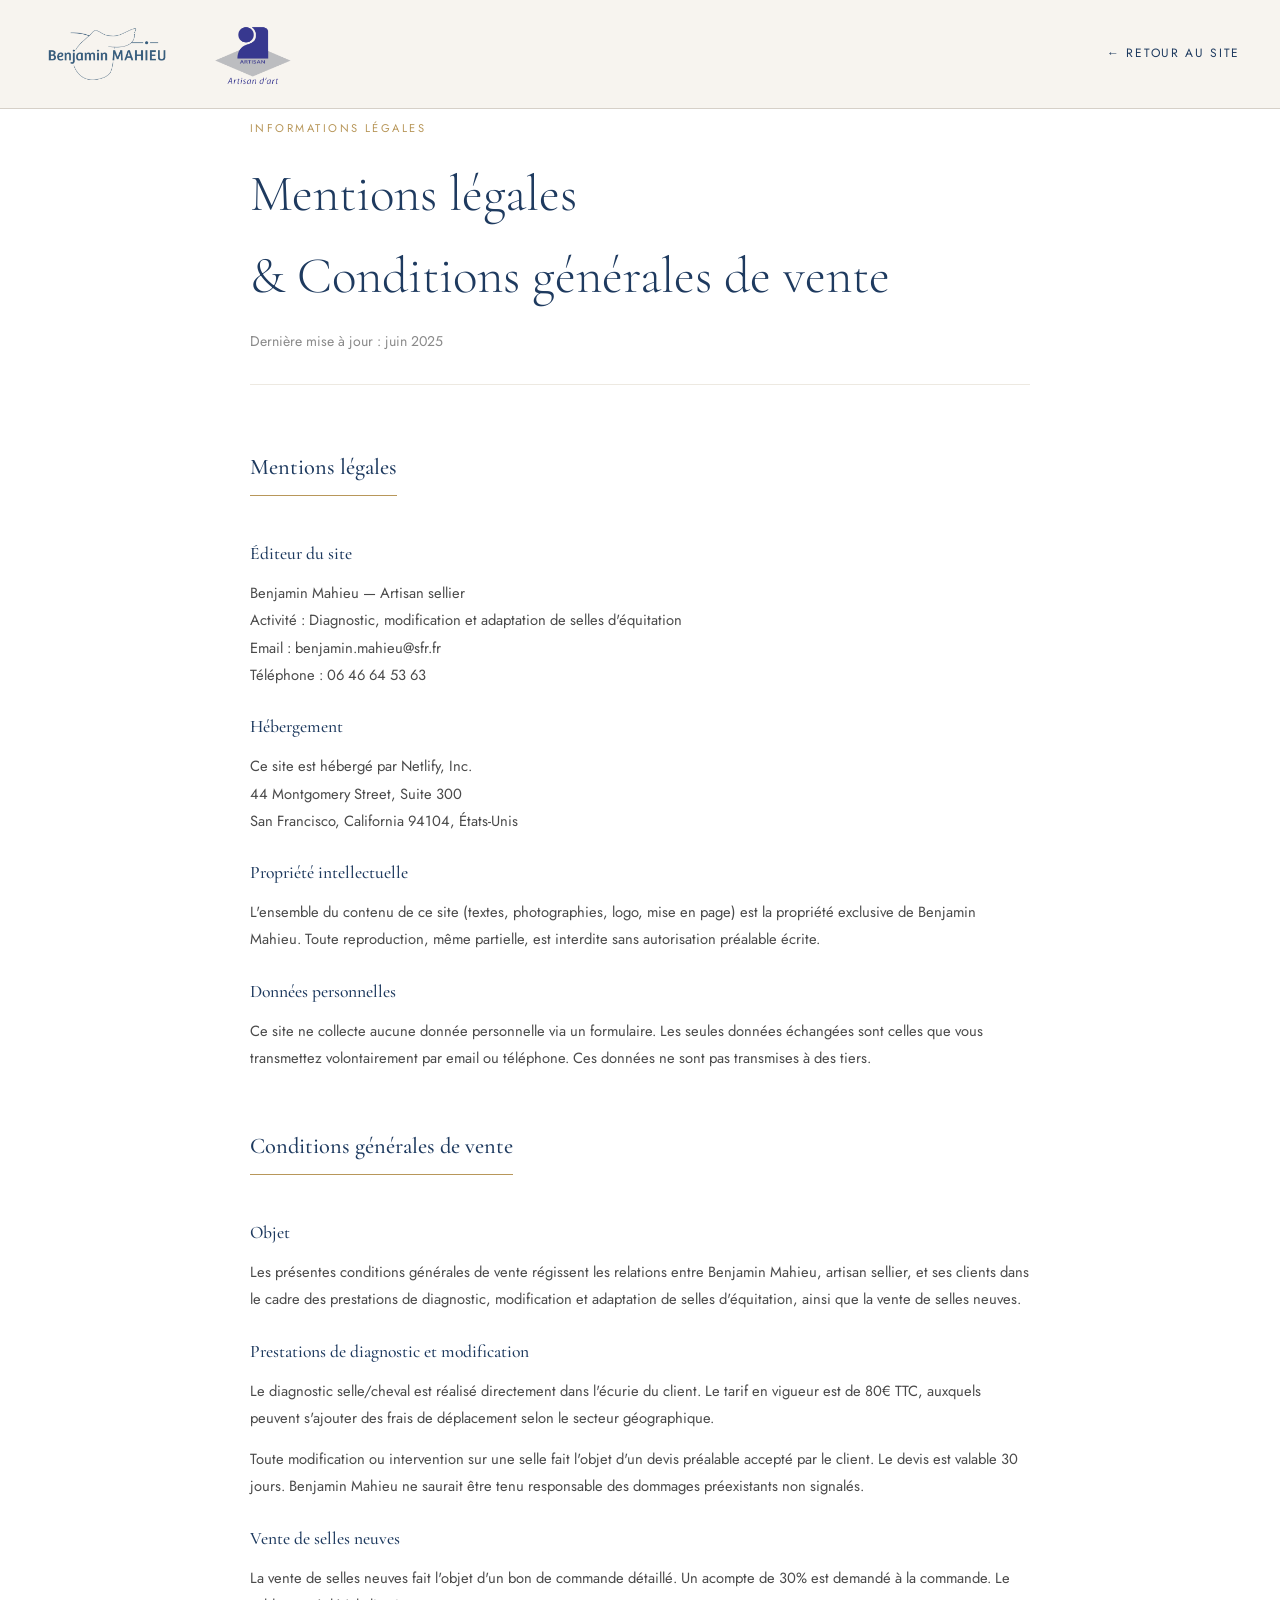
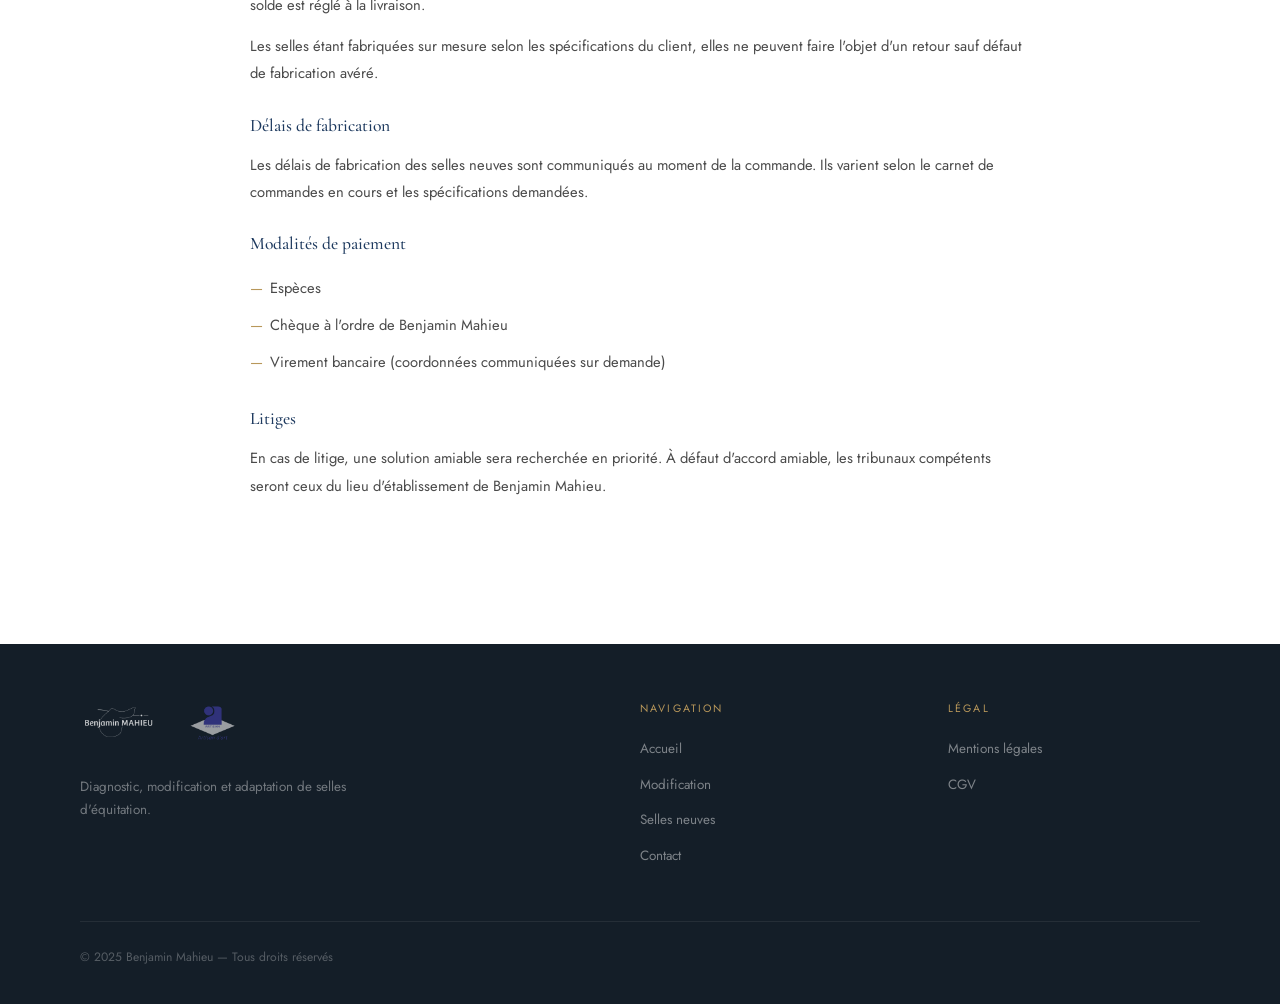
<file: MAHIEU/cgv-mentions-legales.html>
<!DOCTYPE html>
<html lang="fr">
<head>
  <meta charset="UTF-8">
  <meta name="viewport" content="width=device-width, initial-scale=1.0">
  <title>Mentions légales & CGV — Benjamin Mahieu</title>
  <link rel="preconnect" href="https://fonts.googleapis.com">
  <link rel="preconnect" href="https://fonts.gstatic.com" crossorigin>
  <link href="https://fonts.googleapis.com/css2?family=Cormorant+Garamond:ital,wght@0,300;0,400;0,500;0,600;1,300;1,400&family=Jost:wght@300;400;500&display=swap" rel="stylesheet">
  <link rel="stylesheet" href="style.css">
  <style>
    .page-legale { padding: 120px 0 88px; background: var(--blanc); }
    .page-legale__header { margin-bottom: 64px; padding-bottom: 32px; border-bottom: 1px solid var(--ivoire-fonce); }
    .page-legale__header h1 { font-family: var(--serif); font-size: clamp(2rem, 4vw, 3.2rem); font-weight: 300; color: var(--bleu); margin-bottom: 12px; }
    .page-legale__header p { font-size: 0.88rem; color: var(--gris); }
    .legale-section { margin-bottom: 56px; }
    .legale-section h2 { font-family: var(--serif); font-size: 1.4rem; font-weight: 500; color: var(--bleu); margin-bottom: 20px; padding-bottom: 10px; border-bottom: 1px solid var(--or); display: inline-block; }
    .legale-section h3 { font-family: var(--serif); font-size: 1.1rem; font-weight: 500; color: var(--bleu); margin: 24px 0 12px; }
    .legale-section p { font-size: 0.92rem; color: #4a4a4a; line-height: 1.85; margin-bottom: 14px; }
    .legale-section ul { list-style: none; margin: 12px 0 20px; }
    .legale-section ul li { font-size: 0.92rem; color: #4a4a4a; line-height: 1.7; padding: 6px 0; padding-left: 20px; position: relative; }
    .legale-section ul li::before { content: '—'; color: var(--or); position: absolute; left: 0; }
    .nav-legale { position: fixed; top: 0; left: 0; right: 0; z-index: 100; padding: 16px 40px; background: rgba(247,244,239,0.97); box-shadow: 0 1px 0 var(--gris-clair); display: flex; align-items: center; justify-content: space-between; }
    @media (max-width: 768px) {
      .page-legale { padding: 90px 0 56px; }
      .nav-legale { padding: 14px 20px; }
      .nav-legale img { height: 76px !important; }
    }

    /* Ajustements ciblés logos */
    .nav__logo { display: flex; align-items: center; gap: 12px; }
    .nav__logo-main { filter: brightness(0) invert(1); }
    .nav__logo-artisan { height: 104px !important; width: auto; filter: none !important; opacity: 1; flex-shrink: 0; }
    .nav.scrolled .nav__logo-artisan { filter: none !important; }
    .footer__logo { display: flex; align-items: center; gap: 14px; margin-bottom: 16px; }
    .footer__logo-main { height: 56px; width: auto; margin-bottom: 0; filter: brightness(0) invert(1); opacity: 0.85; }
    .footer__logo-artisan { height: 68px; width: auto; margin-bottom: 0; filter: none !important; opacity: 1; }
    @media (max-width: 768px) {
      .nav__logo { gap: 8px; }
      .nav__logo-artisan { height: 76px !important; }
      .footer__logo-artisan { height: 58px; }
    }
    .nav-legale .nav__logo-main { filter: none; }
.nav-legale .nav__logo-artisan { height: 76px !important; }
    @media (max-width: 768px) { .nav-legale .nav__logo-artisan { height: 76px !important; } }
  </style>
</head>
<body>
  <header>
    <nav class="nav-legale">
      <a href="index.html" style="display:flex; align-items:center; gap:8px;">
        <img class="nav__logo-main" src="images/logo-nouv.png" alt="Benjamin Mahieu" height="76" style="height:76px; width:auto; background:transparent; border:0; box-shadow:none;"><img class="nav__logo-artisan" src="images/artisan-logo.png" alt="Artisan d'art" width="56" height="56">
      </a>
      <a href="index.html" style="font-size:0.75rem; letter-spacing:0.14em; text-transform:uppercase; color:var(--bleu);">← Retour au site</a>
    </nav>
  </header>

  <main>
    <div class="page-legale">
      <div class="container--narrow">
        <div class="page-legale__header">
          <span class="eyebrow">Informations légales</span>
          <h1>Mentions légales<br>& Conditions générales de vente</h1>
          <p>Dernière mise à jour : juin 2025</p>
        </div>

        <section class="legale-section">
          <h2>Mentions légales</h2>
          <h3>Éditeur du site</h3>
          <p>Benjamin Mahieu — Artisan sellier<br>
          Activité : Diagnostic, modification et adaptation de selles d'équitation<br>
          Email : benjamin.mahieu@sfr.fr<br>
          Téléphone : 06 46 64 53 63</p>

          <h3>Hébergement</h3>
          <p>Ce site est hébergé par Netlify, Inc.<br>
          44 Montgomery Street, Suite 300<br>
          San Francisco, California 94104, États-Unis</p>

          <h3>Propriété intellectuelle</h3>
          <p>L'ensemble du contenu de ce site (textes, photographies, logo, mise en page) est la propriété exclusive de Benjamin Mahieu. Toute reproduction, même partielle, est interdite sans autorisation préalable écrite.</p>

          <h3>Données personnelles</h3>
          <p>Ce site ne collecte aucune donnée personnelle via un formulaire. Les seules données échangées sont celles que vous transmettez volontairement par email ou téléphone. Ces données ne sont pas transmises à des tiers.</p>
        </section>

        <section class="legale-section">
          <h2>Conditions générales de vente</h2>
          <h3>Objet</h3>
          <p>Les présentes conditions générales de vente régissent les relations entre Benjamin Mahieu, artisan sellier, et ses clients dans le cadre des prestations de diagnostic, modification et adaptation de selles d'équitation, ainsi que la vente de selles neuves.</p>

          <h3>Prestations de diagnostic et modification</h3>
          <p>Le diagnostic selle/cheval est réalisé directement dans l'écurie du client. Le tarif en vigueur est de 80€ TTC, auxquels peuvent s'ajouter des frais de déplacement selon le secteur géographique.</p>
          <p>Toute modification ou intervention sur une selle fait l'objet d'un devis préalable accepté par le client. Le devis est valable 30 jours. Benjamin Mahieu ne saurait être tenu responsable des dommages préexistants non signalés.</p>

          <h3>Vente de selles neuves</h3>
          <p>La vente de selles neuves fait l'objet d'un bon de commande détaillé. Un acompte de 30% est demandé à la commande. Le solde est réglé à la livraison.</p>
          <p>Les selles étant fabriquées sur mesure selon les spécifications du client, elles ne peuvent faire l'objet d'un retour sauf défaut de fabrication avéré.</p>

          <h3>Délais de fabrication</h3>
          <p>Les délais de fabrication des selles neuves sont communiqués au moment de la commande. Ils varient selon le carnet de commandes en cours et les spécifications demandées.</p>

          <h3>Modalités de paiement</h3>
          <ul>
            <li>Espèces</li>
            <li>Chèque à l'ordre de Benjamin Mahieu</li>
            <li>Virement bancaire (coordonnées communiquées sur demande)</li>
          </ul>

          <h3>Litiges</h3>
          <p>En cas de litige, une solution amiable sera recherchée en priorité. À défaut d'accord amiable, les tribunaux compétents seront ceux du lieu d'établissement de Benjamin Mahieu.</p>
        </section>
      </div>
    </div>
  </main>

  <footer class="footer">
    <div class="container">
      <div class="footer__inner">
        <div>
          <div class="footer__logo"><img class="footer__logo-main" src="images/logo-nouv.png" alt="Benjamin Mahieu" width="140" height="56"><img class="footer__logo-artisan" src="images/artisan-logo.png" alt="Artisan d'art"></div>
          <p class="footer__desc">Diagnostic, modification et adaptation de selles d'équitation.</p>
        </div>
        <div>
          <div class="footer__col-titre">Navigation</div>
          <ul class="footer__liens">
            <li><a href="index.html">Accueil</a></li>
            <li><a href="diagnostic-modification.html">Modification</a></li>
            <li><a href="selles-neuves.html">Selles neuves</a></li>
            <li><a href="contact.html">Contact</a></li>
          </ul>
        </div>
        <div>
          <div class="footer__col-titre">Légal</div>
          <ul class="footer__liens">
            <li><a href="cgv-mentions-legales.html">Mentions légales</a></li>
            <li><a href="cgv-mentions-legales.html">CGV</a></li>
          </ul>
        </div>
      </div>
      <div class="footer__bas">
        <p class="footer__copy">© 2025 Benjamin Mahieu — Tous droits réservés</p>
      </div>
    </div>
  </footer>
</body>
</html>
</file>
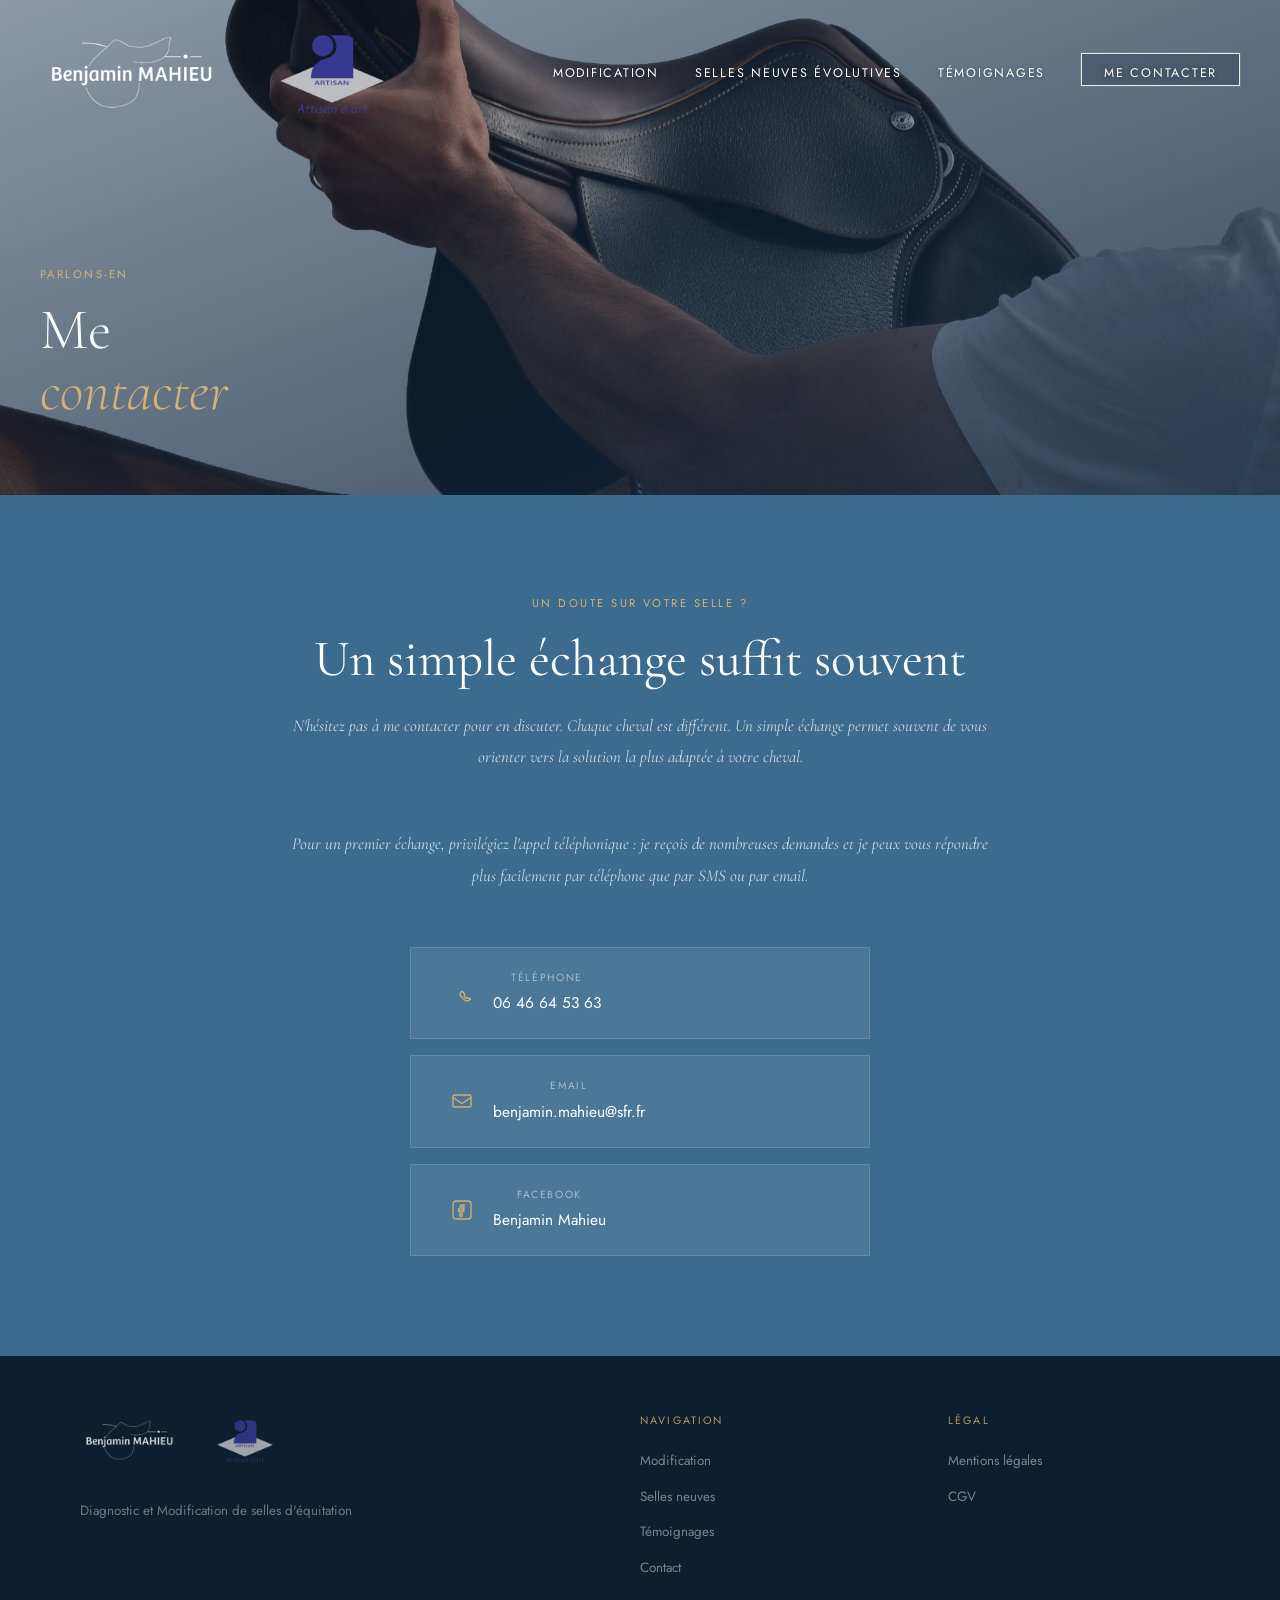
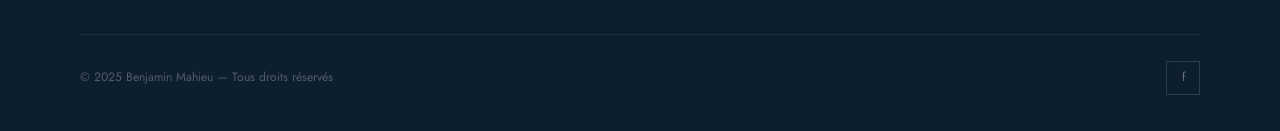
<file: MAHIEU/contact.html>
<!DOCTYPE html>
<html lang="fr">
<head>
  <meta charset="UTF-8">
  <meta name="viewport" content="width=device-width, initial-scale=1.0">
  <title>Contact — Benjamin Mahieu, Artisan d'art sellier</title>
  <link rel="preconnect" href="https://fonts.googleapis.com">
  <link rel="preconnect" href="https://fonts.gstatic.com" crossorigin>
  <link href="https://fonts.googleapis.com/css2?family=Cormorant+Garamond:ital,wght@0,300;0,400;0,500;0,600;1,300;1,400&family=Jost:wght@300;400;500&display=swap" rel="stylesheet">
  <style>
    :root{--bleu:#3d6b8e;--bleu-nav:rgba(52,91,120,0.97);--bleu-fonce:#2a5070;--bleu-section:#3d6b8e;--ivoire:#f7f4ef;--ivoire-fonce:#ede9e1;--or:#b8975a;--or-clair:#d4b07a;--gris:#8a8a8a;--texte:#1a1a1a;--blanc:#ffffff;--footer-bg:#0d1e2e;--serif:'Cormorant Garamond',Georgia,serif;--sans:'Jost',sans-serif;--shadow:0 4px 32px rgba(30,58,95,0.10);--transition:0.4s cubic-bezier(0.25,0.46,0.45,0.94);}
    *,*::before,*::after{box-sizing:border-box;margin:0;padding:0;}
    html{scroll-behavior:smooth;}
    body{font-family:var(--sans);color:var(--texte);background:var(--ivoire);line-height:1.6;-webkit-font-smoothing:antialiased;}
    img{display:block;max-width:100%;}a{color:inherit;text-decoration:none;}
    .container{max-width:1200px;margin:0 auto;padding:0 40px;}
    .eyebrow{display:block;font-size:0.7rem;letter-spacing:0.22em;text-transform:uppercase;color:var(--or);margin-bottom:16px;}

    /* NAV */
    .nav{position:fixed;top:0;left:0;right:0;z-index:100;padding:20px 40px;display:flex;align-items:center;justify-content:space-between;transition:background var(--transition),padding var(--transition),box-shadow var(--transition);}
    .nav.scrolled{background:var(--bleu-nav);padding:12px 40px;box-shadow:0 2px 20px rgba(0,0,0,0.15);backdrop-filter:blur(8px);}
    .nav__logo img{height:104px;width:auto;display:block;background:transparent!important;border:0!important;box-shadow:none!important;mix-blend-mode:normal!important;object-fit:contain;transition:filter var(--transition);filter:brightness(0) invert(1);}
    .nav.scrolled .nav__logo img{filter:brightness(0) invert(1);mix-blend-mode:normal!important;}
    .nav__links{display:flex;align-items:center;gap:36px;list-style:none;}
    .nav__links a{font-size:0.78rem;letter-spacing:0.14em;text-transform:uppercase;color:var(--blanc);font-weight:400;position:relative;padding-bottom:3px;text-shadow:0 1px 4px rgba(0,0,0,0.4);}
    .nav__links a::after{content:'';position:absolute;bottom:0;left:0;width:0;height:1px;background:var(--or-clair);transition:width var(--transition);}
    .nav__links a:hover::after{width:100%;}
    .nav__cta{border:1px solid rgba(255,255,255,0.88)!important;padding:10px 22px;background:rgba(13,30,46,0.24);box-shadow:0 0 0 1px rgba(212,176,122,0.18);transition:background var(--transition),border-color var(--transition)!important;}
    .nav__cta:hover{background:rgba(13,30,46,0.34)!important;border-color:var(--or-clair)!important;}
    .nav__cta::after{display:none!important;}
    .nav__burger{display:none;flex-direction:column;gap:5px;cursor:pointer;background:none;border:none;padding:4px;}
    .nav__burger span{display:block;width:26px;height:1.5px;background:var(--blanc);transition:transform var(--transition),opacity var(--transition);}
    .nav__burger.open span:nth-child(1){transform:translateY(6.5px) rotate(45deg);}
    .nav__burger.open span:nth-child(2){opacity:0;}
    .nav__burger.open span:nth-child(3){transform:translateY(-6.5px) rotate(-45deg);}
    .nav__mobile{display:none;position:fixed;inset:0;background:var(--bleu-fonce);z-index:99;flex-direction:column;align-items:center;justify-content:center;gap:40px;}
    .nav__mobile.open{display:flex;}
    .nav__mobile a{font-family:var(--serif);font-size:2.2rem;font-weight:300;color:var(--blanc);}
    .nav__mobile a:hover{color:var(--or-clair);}

    /* HERO */
    .page-hero{position:relative;height:55vh;min-height:380px;display:flex;align-items:flex-end;overflow:hidden;}
    .page-hero__image{position:absolute;inset:0;background:var(--bleu) url('images/contact.jpg') center center / cover no-repeat;}
    .page-hero__image::after{content:'';position:absolute;inset:0;background:linear-gradient(160deg,rgba(30,60,90,0.25) 0%,rgba(20,45,70,0.8) 100%);}
    .page-hero__content{position:relative;z-index:2;padding:0 40px 60px;animation:fadeUp 0.9s cubic-bezier(0.25,0.46,0.45,0.94) both;}
    .page-hero__content h1{font-family:var(--serif);font-size:clamp(2.2rem,4.5vw,3.8rem);font-weight:300;color:var(--blanc);line-height:1.05;margin-bottom:14px;}
    .page-hero__content h1 em{font-style:italic;color:var(--or-clair);}

    /* CONTACT */
    .contact-page{background:var(--bleu-section);padding:100px 0;}
    .contact-page__inner{max-width:700px;margin:0 auto;text-align:center;}
    .contact-page__inner .eyebrow{color:var(--or-clair);}
    .contact-page__inner h2{font-family:var(--serif);font-size:clamp(2rem,4vw,3.2rem);font-weight:400;color:var(--blanc);line-height:1.2;margin-bottom:20px;}
    .contact-page__inner p{font-size:1.05rem;color:rgba(255,255,255,0.75);line-height:1.85;margin-bottom:56px;font-family:var(--serif);font-style:italic;}
    .contact-coords{display:flex;flex-direction:column;gap:16px;align-items:center;}
    .contact-coord{display:flex;align-items:center;gap:20px;background:rgba(255,255,255,0.08);border:1px solid rgba(255,255,255,0.15);padding:22px 40px;width:100%;max-width:460px;transition:background var(--transition),border-color var(--transition);color:var(--blanc);font-size:1.05rem;}
    .contact-coord:hover{background:rgba(255,255,255,0.14);border-color:var(--or-clair);}
    .contact-coord svg{color:var(--or-clair);flex-shrink:0;}
    .contact-coord__label{font-size:0.65rem;letter-spacing:0.16em;text-transform:uppercase;color:rgba(255,255,255,0.5);display:block;margin-bottom:3px;}
    .contact-coord__valeur{font-size:0.97rem;color:var(--blanc);}

    /* FOOTER */
    .footer{background:var(--footer-bg);padding:56px 0 36px;}
    .footer__inner{display:grid;grid-template-columns:2fr 1fr 1fr;gap:56px;margin-bottom:44px;}
    .footer__logo img{height:56px;width:auto;margin-bottom:16px;filter:brightness(0) invert(1);opacity:0.85;}
    .footer__nom{font-family:var(--serif);font-size:1rem;color:var(--blanc);margin-bottom:4px;}
    .footer__metier{font-size:0.7rem;letter-spacing:0.16em;text-transform:uppercase;color:var(--or);margin-bottom:14px;}
    .footer__desc{font-size:0.84rem;color:rgba(255,255,255,0.4);line-height:1.7;max-width:280px;}
    .footer__col-titre{font-size:0.67rem;letter-spacing:0.2em;text-transform:uppercase;color:var(--or);margin-bottom:18px;}
    .footer__liens{list-style:none;}
    .footer__liens li{margin-bottom:10px;}
    .footer__liens a{font-size:0.84rem;color:rgba(255,255,255,0.45);transition:color var(--transition);}
    .footer__liens a:hover{color:var(--blanc);}
    .footer__bas{border-top:1px solid rgba(255,255,255,0.07);padding-top:26px;display:flex;justify-content:space-between;align-items:center;}
    .footer__copy{font-size:0.76rem;color:rgba(255,255,255,0.28);}
    .footer__social a{width:34px;height:34px;border:1px solid rgba(255,255,255,0.13);display:inline-flex;align-items:center;justify-content:center;color:rgba(255,255,255,0.38);font-size:0.75rem;transition:border-color var(--transition),color var(--transition);}
    .footer__social a:hover{border-color:var(--or);color:var(--or);}

    @keyframes fadeUp{from{opacity:0;transform:translateY(28px);}to{opacity:1;transform:translateY(0);}}

    @media(max-width:768px){
      .container{padding:0 20px;}.nav{padding:16px 20px;}.nav.scrolled{padding:10px 20px;}
      .nav__links{display:none;}.nav__burger{display:flex;}.nav__logo img{height:76px;}
      .page-hero__content{padding:0 20px 48px;}
      .contact-page{padding:64px 0;}
      .contact-coord{padding:18px 24px;}
      .footer__inner{grid-template-columns:1fr;gap:32px;}
      .footer__bas{flex-direction:column;gap:14px;text-align:center;}
    }

    /* Ajustements ciblés logos */
    .nav__logo { display: flex; align-items: center; gap: 12px; }
    .nav__logo-main { filter: brightness(0) invert(1); }
    .nav__logo-artisan { height: 104px !important; width: auto; filter: none !important; opacity: 1; flex-shrink: 0; }
    .nav.scrolled .nav__logo-artisan { filter: none !important; }
    .footer__logo { display: flex; align-items: center; gap: 14px; margin-bottom: 16px; }
    .footer__logo-main { height: 56px; width: auto; margin-bottom: 0; filter: brightness(0) invert(1); opacity: 0.85; }
    .footer__logo-artisan { height: 68px; width: auto; margin-bottom: 0; filter: none !important; opacity: 1; }
    @media (max-width: 768px) {
      .nav__logo { gap: 8px; }
      .nav__logo-artisan { height: 76px !important; }
      .footer__logo-artisan { height: 58px; }
    }
  </style>
</head>
<body>
  <header>
    <nav class="nav" id="nav">
      <a href="index.html" class="nav__logo"><img class="nav__logo-main" src="images/logo-nouv.png" alt="Benjamin Mahieu" width="160" height="64"><img class="nav__logo-artisan" src="images/artisan-logo.png" alt="Artisan d'art" width="64" height="64"></a>
      <ul class="nav__links">
        <li><a href="diagnostic-modification.html">Modification</a></li>
        <li><a href="selles-neuves.html">Selles neuves évolutives</a></li>
        <li><a href="temoignages.html">Témoignages</a></li>
        <li><a href="contact.html" class="nav__cta">Me contacter</a></li>
      </ul>
      <button class="nav__burger" id="burger" aria-label="Menu" aria-expanded="false"><span></span><span></span><span></span></button>
    </nav>
    <nav class="nav__mobile" id="mobile-nav">
      <a href="diagnostic-modification.html">Modification</a>
      <a href="selles-neuves.html">Selles neuves</a>
      <a href="temoignages.html">Témoignages</a>
      <a href="contact.html">Me contacter</a>
    </nav>
  </header>

  <main>
    <section class="page-hero">
      <div class="page-hero__image"></div>
      <div class="page-hero__content">
        <span class="eyebrow" style="color:var(--or-clair)">Parlons-en</span>
        <h1>Me<br><em>contacter</em></h1>
      </div>
    </section>

    <section class="contact-page">
      <div class="container">
        <div class="contact-page__inner">
          <span class="eyebrow">Un doute sur votre selle ?</span>
          <h2>Un simple échange suffit souvent</h2>
          <p>N'hésitez pas à me contacter pour en discuter. Chaque cheval est différent. Un simple échange permet souvent de vous orienter vers la solution la plus adaptée à votre cheval.</p>
          <p>Pour un premier échange, privilégiez l'appel téléphonique : je reçois de nombreuses demandes et je peux vous répondre plus facilement par téléphone que par SMS ou par email.</p>
          <div class="contact-coords">
            <a href="tel:0646645363" class="contact-coord">
              <svg width="22" height="22" viewBox="0 0 22 22" fill="none"><path d="M19 16c0 .4-.1.8-.3 1.2s-.4.7-.7 1c-.5.5-1.1.8-1.7.8-.5 0-1-.1-1.5-.4-.6-.3-1.1-.6-1.6-.9a22 22 0 01-1.5-1.3 22 22 0 01-1.3-1.5c-.4-.5-.7-1-.9-1.6-.3-.5-.4-1-.4-1.5 0-.6.2-1.1.7-1.6.4-.4.8-.7 1.3-.7.2 0 .3 0 .5.1.2.1.3.2.5.5l1.5 2.1c.1.2.3.4.3.6 0 .1 0 .3-.1.5-.1.1-.2.3-.4.5l-.5.5c.1.1.2.3.3.4l1.4 1.4.4.3.4-.4c.2-.2.4-.3.5-.4.2-.1.3-.2.5-.2.2 0 .4.1.6.3l2.1 1.5c.2.1.4.3.5.5v.5z" stroke="currentColor" stroke-width="1.3" stroke-linecap="round"/></svg>
              <div>
                <span class="contact-coord__label">Téléphone</span>
                <span class="contact-coord__valeur">06 46 64 53 63</span>
              </div>
            </a>
            <a href="mailto:benjamin.mahieu@sfr.fr" class="contact-coord">
              <svg width="22" height="22" viewBox="0 0 22 22" fill="none"><rect x="2" y="5" width="18" height="12" rx="1.5" stroke="currentColor" stroke-width="1.3"/><path d="M2 7.5l9 6 9-6" stroke="currentColor" stroke-width="1.3" stroke-linecap="round"/></svg>
              <div>
                <span class="contact-coord__label">Email</span>
                <span class="contact-coord__valeur">benjamin.mahieu@sfr.fr</span>
              </div>
            </a>
            <a href="https://www.facebook.com/Benjamin-MAHIEU-105850464140953/" target="_blank" rel="noopener noreferrer" class="contact-coord">
              <svg width="22" height="22" viewBox="0 0 22 22" fill="none"><rect x="2" y="2" width="18" height="18" rx="3" stroke="currentColor" stroke-width="1.3"/><path d="M13 8h-1.5A.5.5 0 0011 8.5V10h2l-.3 2H11v5H9v-5H7.5v-2H9V8.5A2.5 2.5 0 0111.5 6H13v2z" stroke="currentColor" stroke-width="1.3" stroke-linecap="round"/></svg>
              <div>
                <span class="contact-coord__label">Facebook</span>
                <span class="contact-coord__valeur">Benjamin Mahieu</span>
              </div>
            </a>
          </div>
        </div>
      </div>
    </section>
  </main>

  <footer class="footer">
    <div class="container">
      <div class="footer__inner">
        <div>
          <div class="footer__logo"><img class="footer__logo-main" src="images/logo-nouv.png" alt="Benjamin Mahieu"><img class="footer__logo-artisan" src="images/artisan-logo.png" alt="Artisan d'art"></div>
          <p class="footer__desc">Diagnostic et Modification de selles d'équitation</p>
        </div>
        <div>
          <div class="footer__col-titre">Navigation</div>
          <ul class="footer__liens">
            <li><a href="diagnostic-modification.html">Modification</a></li>
            <li><a href="selles-neuves.html">Selles neuves</a></li>
            <li><a href="temoignages.html">Témoignages</a></li>
            <li><a href="contact.html">Contact</a></li>
          </ul>
        </div>
        <div>
          <div class="footer__col-titre">Légal</div>
          <ul class="footer__liens">
            <li><a href="cgv-mentions-legales.html">Mentions légales</a></li>
            <li><a href="cgv-mentions-legales.html">CGV</a></li>
          </ul>
        </div>
      </div>
      <div class="footer__bas">
        <p class="footer__copy">© 2025 Benjamin Mahieu — Tous droits réservés</p>
        <div class="footer__social"><a href="https://www.facebook.com/Benjamin-MAHIEU-105850464140953/" target="_blank" rel="noopener noreferrer" aria-label="Facebook">f</a></div>
      </div>
    </div>
  </footer>

  <script>
    const nav=document.getElementById('nav');
    window.addEventListener('scroll',()=>{nav.classList.toggle('scrolled',window.scrollY>60);},{passive:true});
    const burger=document.getElementById('burger'),mobileNav=document.getElementById('mobile-nav');
    burger.addEventListener('click',()=>{const open=mobileNav.classList.toggle('open');burger.classList.toggle('open',open);burger.setAttribute('aria-expanded',open);document.body.style.overflow=open?'hidden':'';});
    mobileNav.querySelectorAll('a').forEach(l=>{l.addEventListener('click',()=>{mobileNav.classList.remove('open');burger.classList.remove('open');burger.setAttribute('aria-expanded','false');document.body.style.overflow='';});});
  </script>
</body>
</html>
</file>
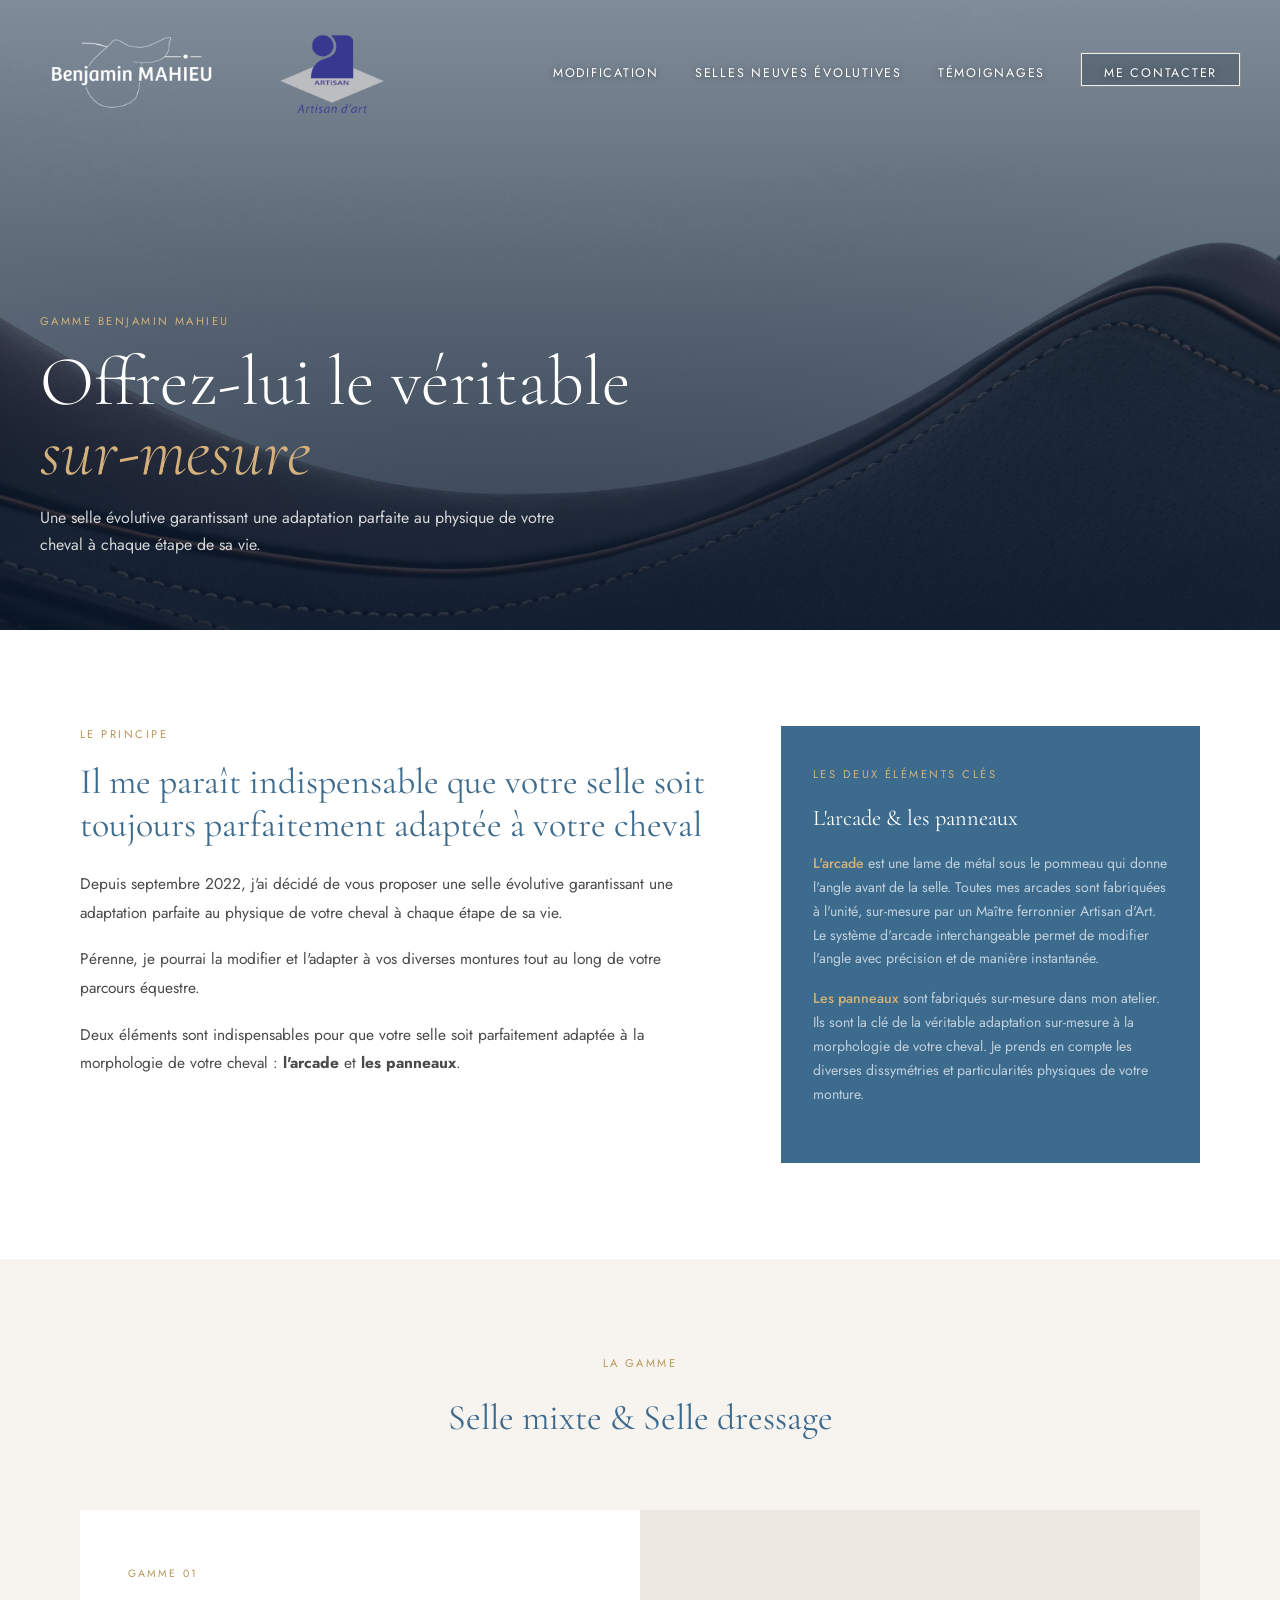
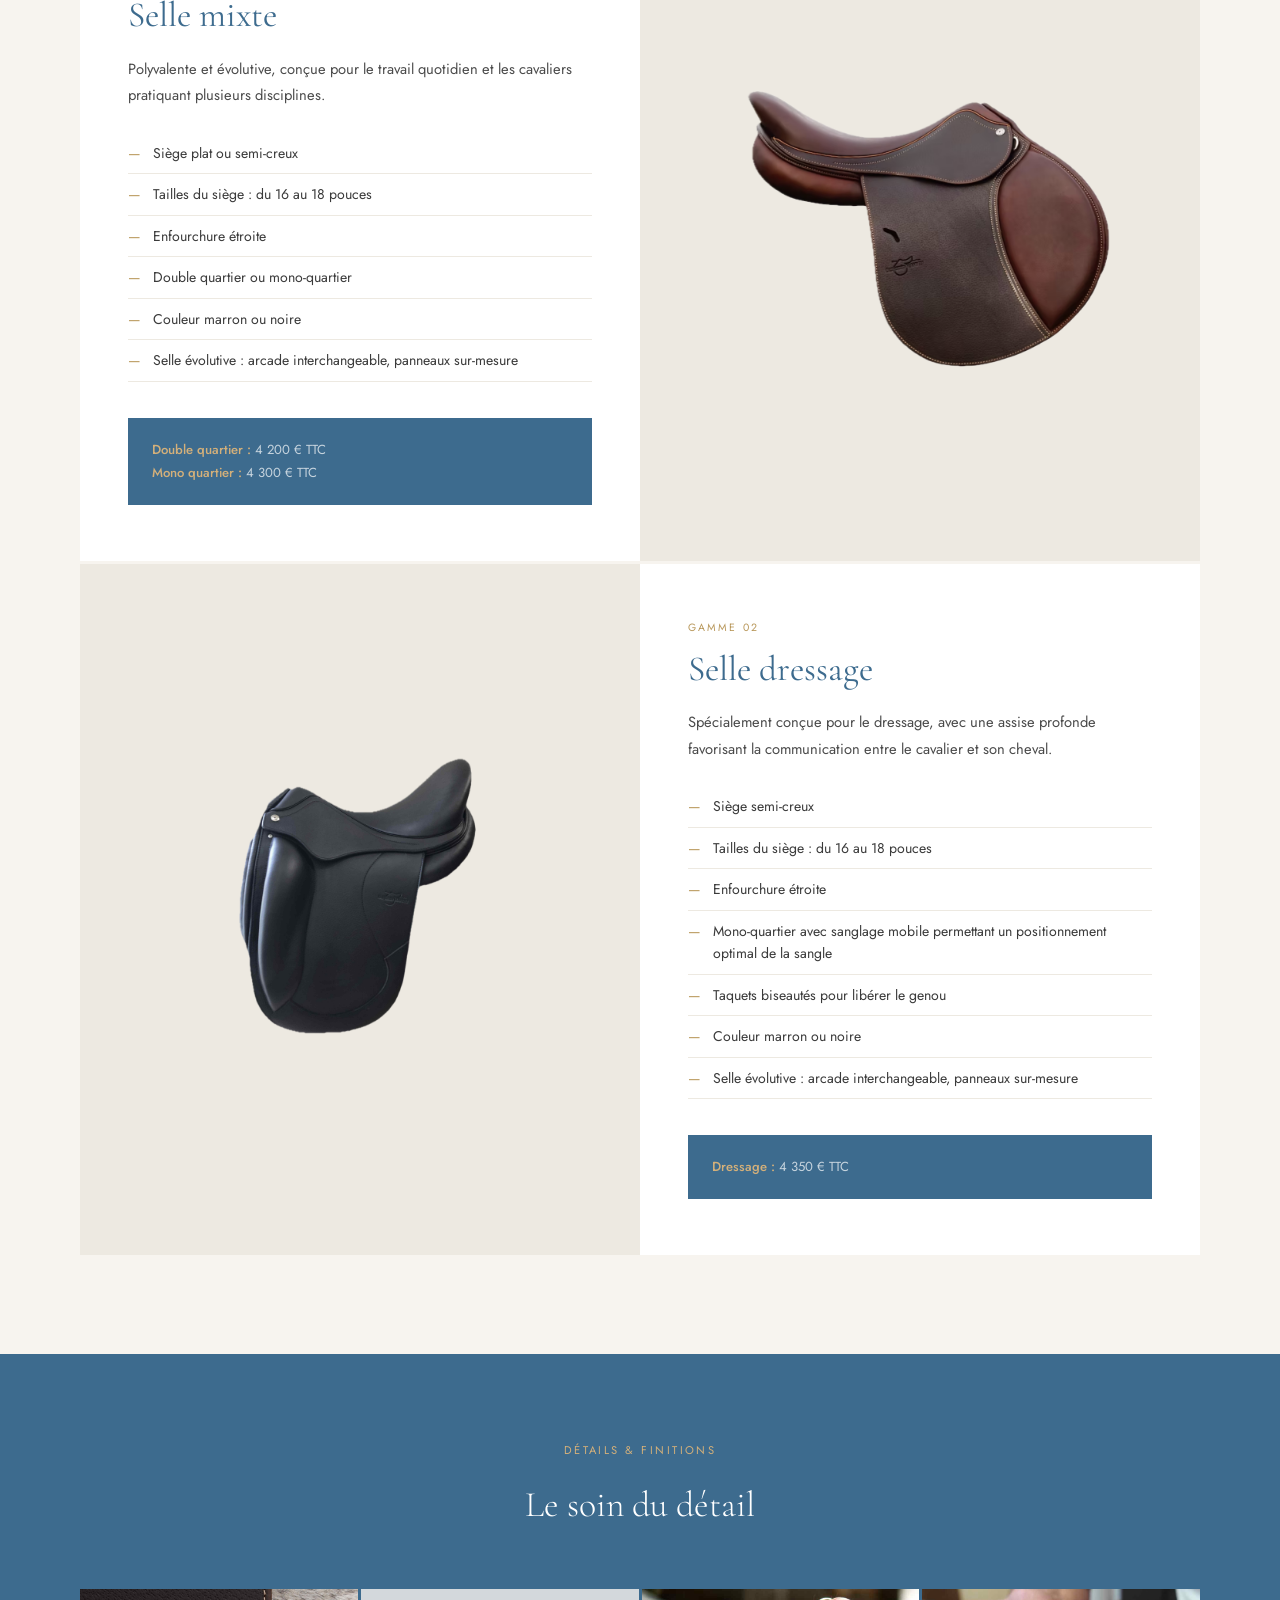
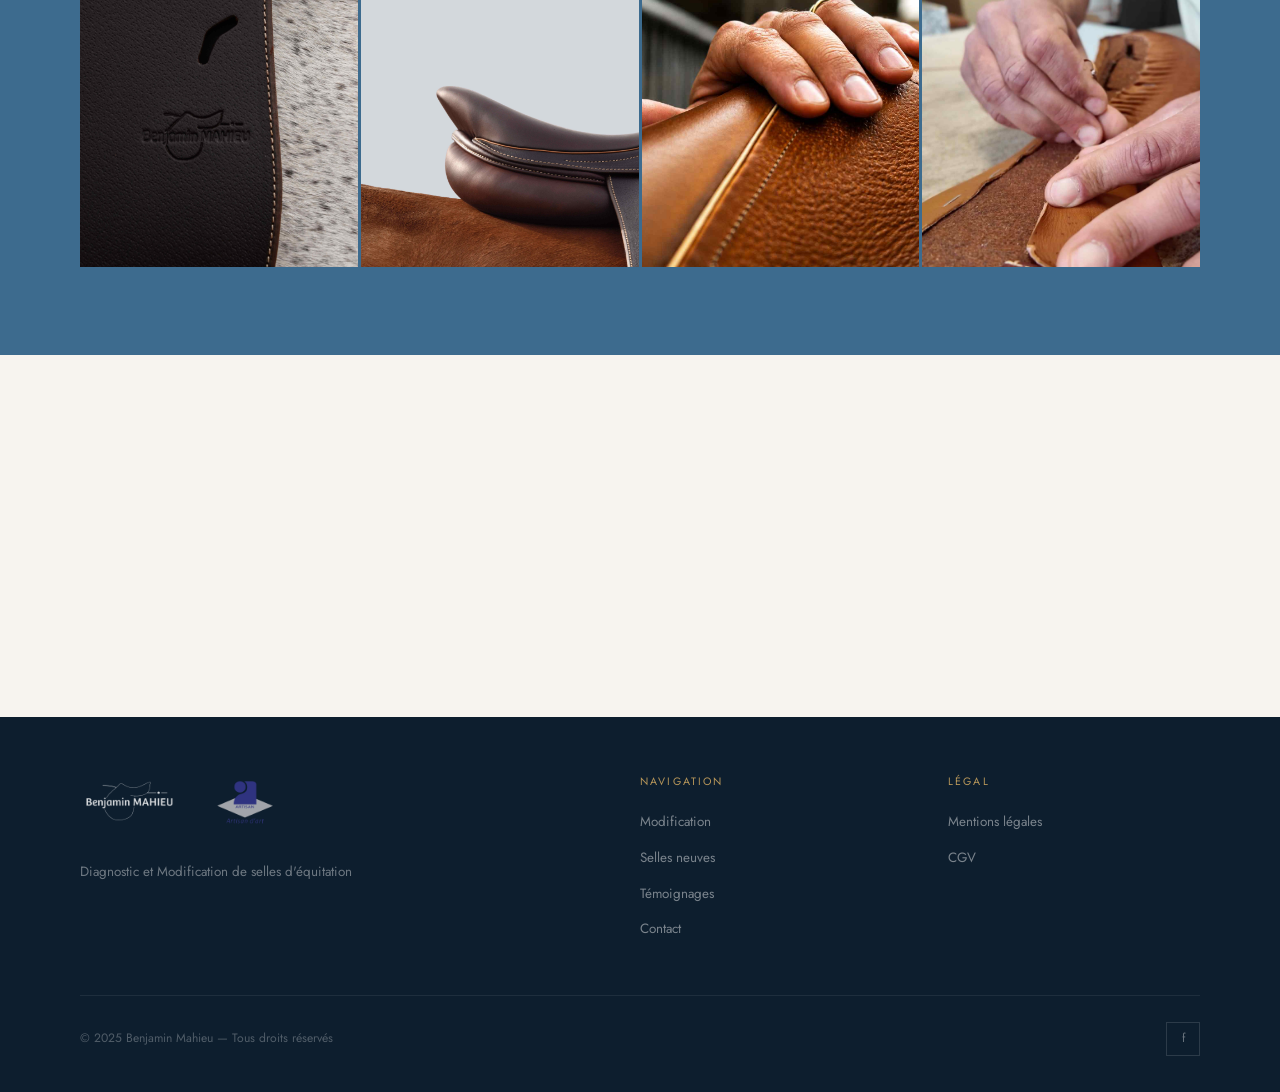
<file: MAHIEU/selles-neuves.html>
<!DOCTYPE html>
<html lang="fr">
<head>
  <meta charset="UTF-8">
  <meta name="viewport" content="width=device-width, initial-scale=1.0">
  <title>Selles neuves évolutives — Benjamin Mahieu, Artisan d'art sellier</title>
  <link rel="preconnect" href="https://fonts.googleapis.com">
  <link rel="preconnect" href="https://fonts.gstatic.com" crossorigin>
  <link href="https://fonts.googleapis.com/css2?family=Cormorant+Garamond:ital,wght@0,300;0,400;0,500;0,600;1,300;1,400&family=Jost:wght@300;400;500&display=swap" rel="stylesheet">
  <style>
    :root{--bleu:#3d6b8e;--bleu-nav:rgba(52,91,120,0.97);--bleu-fonce:#2a5070;--bleu-section:#3d6b8e;--ivoire:#f7f4ef;--ivoire-fonce:#ede9e1;--or:#b8975a;--or-clair:#d4b07a;--gris:#8a8a8a;--texte:#1a1a1a;--blanc:#ffffff;--footer-bg:#0d1e2e;--serif:'Cormorant Garamond',Georgia,serif;--sans:'Jost',sans-serif;--shadow:0 4px 32px rgba(30,58,95,0.10);--transition:0.4s cubic-bezier(0.25,0.46,0.45,0.94);}
    *,*::before,*::after{box-sizing:border-box;margin:0;padding:0;}
    html{scroll-behavior:smooth;}body{font-family:var(--sans);color:var(--texte);background:var(--ivoire);line-height:1.6;-webkit-font-smoothing:antialiased;}
    img{display:block;max-width:100%;}a{color:inherit;text-decoration:none;}
    .container{max-width:1200px;margin:0 auto;padding:0 40px;}
    .eyebrow{display:block;font-size:0.7rem;letter-spacing:0.22em;text-transform:uppercase;color:var(--or);margin-bottom:16px;}

    /* NAV */
    .nav{position:fixed;top:0;left:0;right:0;z-index:100;padding:20px 40px;display:flex;align-items:center;justify-content:space-between;transition:background var(--transition),padding var(--transition),box-shadow var(--transition);}
    .nav.scrolled{background:var(--bleu-nav);padding:12px 40px;box-shadow:0 2px 20px rgba(0,0,0,0.15);backdrop-filter:blur(8px);}
    .nav__logo img{height:104px;width:auto;display:block;background:transparent!important;border:0!important;box-shadow:none!important;mix-blend-mode:normal!important;object-fit:contain;transition:filter var(--transition);filter:brightness(0) invert(1);}
    .nav.scrolled .nav__logo img{filter:brightness(0) invert(1);mix-blend-mode:normal!important;}
    .nav__links{display:flex;align-items:center;gap:36px;list-style:none;}
    .nav__links a{font-size:0.78rem;letter-spacing:0.14em;text-transform:uppercase;color:var(--blanc);font-weight:400;position:relative;padding-bottom:3px;text-shadow:0 1px 6px rgba(0,0,0,0.5);}
    .nav__links a::after{content:'';position:absolute;bottom:0;left:0;width:0;height:1px;background:var(--or-clair);transition:width var(--transition);}
    .nav__links a:hover::after{width:100%;}
    .nav__cta{border:1px solid rgba(255,255,255,0.88)!important;padding:10px 22px;background:rgba(13,30,46,0.24);box-shadow:0 0 0 1px rgba(212,176,122,0.18);transition:background var(--transition),border-color var(--transition)!important;}
    .nav__cta:hover{background:rgba(13,30,46,0.34)!important;border-color:var(--or-clair)!important;}
    .nav__cta::after{display:none!important;}
    .nav__burger{display:none;flex-direction:column;gap:5px;cursor:pointer;background:none;border:none;padding:4px;}
    .nav__burger span{display:block;width:26px;height:1.5px;background:var(--blanc);transition:transform var(--transition),opacity var(--transition);}
    .nav__burger.open span:nth-child(1){transform:translateY(6.5px) rotate(45deg);}
    .nav__burger.open span:nth-child(2){opacity:0;}
    .nav__burger.open span:nth-child(3){transform:translateY(-6.5px) rotate(-45deg);}
    .nav__mobile{display:none;position:fixed;inset:0;background:var(--bleu-fonce);z-index:99;flex-direction:column;align-items:center;justify-content:center;gap:40px;}
    .nav__mobile.open{display:flex;}
    .nav__mobile a{font-family:var(--serif);font-size:2.2rem;font-weight:300;color:var(--blanc);}
    .nav__mobile a:hover{color:var(--or-clair);}

    /* HERO — fond bleu foncé pour que le texte soit lisible */
    .page-hero{position:relative;height:70vh;min-height:480px;display:flex;align-items:flex-end;overflow:hidden;}
    .page-hero__image{position:absolute;inset:0;background:var(--bleu-fonce) url('images/selle-neuve-siege_10_11zon.jpg') center center / cover no-repeat;}
    .page-hero__image::after{content:'';position:absolute;inset:0;background:linear-gradient(to bottom, rgba(20,45,70,0.5) 0%, rgba(10,25,45,0.85) 100%);}
    .page-hero__content{position:relative;z-index:2;padding:0 40px 72px;animation:fadeUp 0.9s cubic-bezier(0.25,0.46,0.45,0.94) both;}
    .page-hero__label{display:block;font-size:0.7rem;letter-spacing:0.22em;text-transform:uppercase;color:var(--or-clair);margin-bottom:16px;}
    .page-hero__content h1{font-family:var(--serif);font-size:clamp(2.6rem,5.5vw,4.8rem);font-weight:300;color:var(--blanc);line-height:1.0;margin-bottom:16px;}
    .page-hero__content h1 em{font-style:italic;color:var(--or-clair);}
    .page-hero__content p{font-size:1rem;color:rgba(255,255,255,0.82);max-width:540px;line-height:1.7;}

    /* INTRO */
    .intro{background:var(--blanc);padding:96px 0;}
    .intro__inner{display:grid;grid-template-columns:3fr 2fr;gap:72px;align-items:start;}
    .intro__texte h2{font-family:var(--serif);font-size:clamp(1.7rem,2.8vw,2.4rem);font-weight:400;color:var(--bleu);line-height:1.2;margin-bottom:24px;}
    .intro__texte p{color:#4a4a4a;line-height:1.85;font-size:0.97rem;margin-bottom:18px;}
    .intro__encart{background:var(--bleu-section);padding:40px 32px;}
    .intro__encart .eyebrow{color:var(--or-clair);}
    .intro__encart h3{font-family:var(--serif);font-size:1.4rem;font-weight:400;color:var(--blanc);margin-bottom:16px;}
    .intro__encart p{font-size:0.88rem;color:rgba(255,255,255,0.68);line-height:1.7;margin-bottom:16px;}
    .intro__encart strong{color:var(--or-clair);font-weight:500;}

    /* GAMME */
    .gamme{background:var(--ivoire);padding:96px 0;}
    .gamme__header{text-align:center;margin-bottom:64px;}
    .gamme__header h2{font-family:var(--serif);font-size:clamp(1.7rem,2.8vw,2.4rem);font-weight:400;color:var(--bleu);}
    .gamme-item{display:grid;grid-template-columns:1fr 1fr;gap:0;margin-bottom:3px;align-items:stretch;}
    .gamme-item:nth-child(even) .gamme-item__image{order:2;}
    .gamme-item:nth-child(even) .gamme-item__texte{order:1;}
    .gamme-item__image{overflow:hidden;background:var(--ivoire-fonce);display:flex;align-items:center;justify-content:center;padding:40px;min-height:400px;}
    .gamme-item__image img{max-width:100%;max-height:320px;object-fit:contain;transition:transform 0.7s ease;}
    .gamme-item__image img.gamme-item__image--dressage{max-height:360px;transform:scale(1.08);}
    .gamme-item:hover .gamme-item__image img{transform:scale(1.04);}
    .gamme-item:hover .gamme-item__image img.gamme-item__image--dressage{transform:scale(1.12);}
    .gamme-item__texte{background:var(--blanc);padding:56px 48px;display:flex;flex-direction:column;justify-content:center;}
    .gamme-item__label{font-size:0.66rem;letter-spacing:0.2em;text-transform:uppercase;color:var(--or);margin-bottom:12px;}
    .gamme-item__titre{font-family:var(--serif);font-size:2.2rem;font-weight:400;color:var(--bleu);margin-bottom:20px;line-height:1.15;}
    .gamme-item__desc{font-size:0.92rem;color:#4a4a4a;line-height:1.8;margin-bottom:24px;}
    .gamme-item__carac{list-style:none;margin-bottom:28px;}
    .gamme-item__carac li{display:flex;gap:12px;padding:9px 0;border-bottom:1px solid var(--ivoire-fonce);font-size:0.88rem;color:#3a3a3a;}
    .gamme-item__carac li::before{content:'—';color:var(--or);flex-shrink:0;}
    .gamme-item__prix{background:var(--bleu-section);padding:20px 24px;margin-top:8px;}
    .gamme-item__prix p{font-size:0.82rem;color:rgba(255,255,255,0.7);line-height:1.8;}
    .gamme-item__prix strong{color:var(--or-clair);font-weight:500;}

    /* GALERIE */
    .galerie{background:var(--bleu-section);padding:88px 0;}
    .galerie__header{text-align:center;margin-bottom:56px;}
    .galerie__header .eyebrow{color:var(--or-clair);}
    .galerie__header h2{font-family:var(--serif);font-size:clamp(1.7rem,2.8vw,2.4rem);font-weight:300;color:var(--blanc);}
    .galerie__grille{display:grid;grid-template-columns:repeat(4,1fr);gap:3px;}
    .galerie__item{overflow:hidden;}
    .galerie__item img{width:100%;aspect-ratio:1/1;object-fit:cover;display:block;transition:transform 0.7s ease;}
    .galerie__item:hover img{transform:scale(1.05);}

    /* CTA */
    .cta-section{background:var(--ivoire-fonce);padding:80px 0;text-align:center;}
    .cta-section h2{font-family:var(--serif);font-size:clamp(1.6rem,2.5vw,2.2rem);font-weight:400;color:var(--bleu);margin-bottom:16px;}
    .cta-section p{font-size:0.97rem;color:#5a5a5a;margin-bottom:36px;max-width:480px;margin-left:auto;margin-right:auto;}
    .btn-cta{display:inline-flex;align-items:center;gap:12px;font-size:0.76rem;letter-spacing:0.16em;text-transform:uppercase;color:var(--blanc);background:var(--bleu);padding:15px 36px;transition:background var(--transition);}
    .btn-cta:hover{background:var(--bleu-fonce);}

    /* FOOTER */
    .footer{background:var(--footer-bg);padding:56px 0 36px;}
    .footer__inner{display:grid;grid-template-columns:2fr 1fr 1fr;gap:56px;margin-bottom:44px;}
    .footer__logo img{height:56px;width:auto;margin-bottom:16px;filter:brightness(0) invert(1);opacity:0.85;}
    .footer__nom{font-family:var(--serif);font-size:1rem;color:var(--blanc);margin-bottom:4px;}
    .footer__metier{font-size:0.7rem;letter-spacing:0.16em;text-transform:uppercase;color:var(--or);margin-bottom:14px;}
    .footer__desc{font-size:0.84rem;color:rgba(255,255,255,0.4);line-height:1.7;max-width:280px;}
    .footer__col-titre{font-size:0.67rem;letter-spacing:0.2em;text-transform:uppercase;color:var(--or);margin-bottom:18px;}
    .footer__liens{list-style:none;}
    .footer__liens li{margin-bottom:10px;}
    .footer__liens a{font-size:0.84rem;color:rgba(255,255,255,0.45);transition:color var(--transition);}
    .footer__liens a:hover{color:var(--blanc);}
    .footer__bas{border-top:1px solid rgba(255,255,255,0.07);padding-top:26px;display:flex;justify-content:space-between;align-items:center;}
    .footer__copy{font-size:0.76rem;color:rgba(255,255,255,0.28);}
    .footer__social a{width:34px;height:34px;border:1px solid rgba(255,255,255,0.13);display:inline-flex;align-items:center;justify-content:center;color:rgba(255,255,255,0.38);font-size:0.75rem;transition:border-color var(--transition),color var(--transition);}
    .footer__social a:hover{border-color:var(--or);color:var(--or);}

    @keyframes fadeUp{from{opacity:0;transform:translateY(28px);}to{opacity:1;transform:translateY(0);}}
    .reveal{opacity:0;transform:translateY(22px);transition:opacity 0.7s ease,transform 0.7s ease;}
    .reveal.visible{opacity:1;transform:translateY(0);}

    @media(max-width:1024px){
      .intro__inner{grid-template-columns:1fr;gap:44px;}
      .gamme-item{grid-template-columns:1fr;}
      .gamme-item:nth-child(even) .gamme-item__image{order:0;}
      .gamme-item:nth-child(even) .gamme-item__texte{order:0;}
      .galerie__grille{grid-template-columns:repeat(2,1fr);}
    }
    @media(max-width:768px){
      .container{padding:0 20px;}.nav{padding:16px 20px;}.nav.scrolled{padding:10px 20px;}
      .nav__links{display:none;}.nav__burger{display:flex;}.nav__logo img{height:76px;}
      .page-hero__content{padding:0 20px 52px;}
      .gamme-item__texte{padding:36px 28px;}
      .intro,.gamme,.galerie{padding:60px 0;}
      .footer__inner{grid-template-columns:1fr;gap:32px;}
      .footer__bas{flex-direction:column;gap:14px;text-align:center;}
    }

    /* Ajustements ciblés logos */
    .nav__logo { display: flex; align-items: center; gap: 12px; }
    .nav__logo-main { filter: brightness(0) invert(1); }
    .nav__logo-artisan { height: 104px !important; width: auto; filter: none !important; opacity: 1; flex-shrink: 0; }
    .nav.scrolled .nav__logo-artisan { filter: none !important; }
    .footer__logo { display: flex; align-items: center; gap: 14px; margin-bottom: 16px; }
    .footer__logo-main { height: 56px; width: auto; margin-bottom: 0; filter: brightness(0) invert(1); opacity: 0.85; }
    .footer__logo-artisan { height: 68px; width: auto; margin-bottom: 0; filter: none !important; opacity: 1; }
    @media (max-width: 768px) {
      .nav__logo { gap: 8px; }
      .nav__logo-artisan { height: 76px !important; }
      .footer__logo-artisan { height: 58px; }
    }
  </style>
</head>
<body>
  <header>
    <nav class="nav" id="nav">
      <a href="index.html" class="nav__logo"><img class="nav__logo-main" src="images/logo-nouv.png" alt="Benjamin Mahieu" width="200" height="80"><img class="nav__logo-artisan" src="images/artisan-logo.png" alt="Artisan d'art" width="64" height="64"></a>
      <ul class="nav__links">
        <li><a href="diagnostic-modification.html">Modification</a></li>
        <li><a href="selles-neuves.html">Selles neuves évolutives</a></li>
        <li><a href="temoignages.html">Témoignages</a></li>
        <li><a href="contact.html" class="nav__cta">Me contacter</a></li>
      </ul>
      <button class="nav__burger" id="burger" aria-label="Menu" aria-expanded="false"><span></span><span></span><span></span></button>
    </nav>
    <nav class="nav__mobile" id="mobile-nav">
      <a href="diagnostic-modification.html">Modification</a>
      <a href="selles-neuves.html">Selles neuves</a>
      <a href="temoignages.html">Témoignages</a>
      <a href="contact.html">Me contacter</a>
    </nav>
  </header>

  <main>
    <section class="page-hero">
      <div class="page-hero__image"></div>
      <div class="page-hero__content">
        <span class="page-hero__label">Gamme Benjamin Mahieu</span>
        <h1>Offrez-lui le véritable<br><em>sur-mesure</em></h1>
        <p>Une selle évolutive garantissant une adaptation parfaite au physique de votre cheval à chaque étape de sa vie.</p>
      </div>
    </section>

    <section class="intro reveal">
      <div class="container">
        <div class="intro__inner">
          <div class="intro__texte">
            <span class="eyebrow">Le principe</span>
            <h2>Il me paraît indispensable que votre selle soit toujours parfaitement adaptée à votre cheval</h2>
            <p>Depuis septembre 2022, j'ai décidé de vous proposer une selle évolutive garantissant une adaptation parfaite au physique de votre cheval à chaque étape de sa vie.</p>
            <p>Pérenne, je pourrai la modifier et l'adapter à vos diverses montures tout au long de votre parcours équestre.</p>
            <p>Deux éléments sont indispensables pour que votre selle soit parfaitement adaptée à la morphologie de votre cheval : <strong>l'arcade</strong> et <strong>les panneaux</strong>.</p>
          </div>
          <div class="intro__encart">
            <span class="eyebrow">Les deux éléments clés</span>
            <h3>L'arcade & les panneaux</h3>
            <p><strong>L'arcade</strong> est une lame de métal sous le pommeau qui donne l'angle avant de la selle. Toutes mes arcades sont fabriquées à l'unité, sur-mesure par un Maître ferronnier Artisan d'Art. Le système d'arcade interchangeable permet de modifier l'angle avec précision et de manière instantanée.</p>
            <p><strong>Les panneaux</strong> sont fabriqués sur-mesure dans mon atelier. Ils sont la clé de la véritable adaptation sur-mesure à la morphologie de votre cheval. Je prends en compte les diverses dissymétries et particularités physiques de votre monture.</p>
          </div>
        </div>
      </div>
    </section>

    <section class="gamme reveal">
      <div class="container">
        <div class="gamme__header">
          <span class="eyebrow">La gamme</span>
          <h2>Selle mixte & Selle dressage</h2>
        </div>

        <div class="gamme-item">
          <div class="gamme-item__image">
            <img src="images/selle-neuve_6_11zon.png" alt="Selle mixte Benjamin Mahieu" loading="lazy">
          </div>
          <div class="gamme-item__texte">
            <span class="gamme-item__label">Gamme 01</span>
            <h3 class="gamme-item__titre">Selle mixte</h3>
            <p class="gamme-item__desc">Polyvalente et évolutive, conçue pour le travail quotidien et les cavaliers pratiquant plusieurs disciplines.</p>
            <ul class="gamme-item__carac">
              <li>Siège plat ou semi-creux</li>
              <li>Tailles du siège : du 16 au 18 pouces</li>
              <li>Enfourchure étroite</li>
              <li>Double quartier ou mono-quartier</li>
              <li>Couleur marron ou noire</li>
              <li>Selle évolutive : arcade interchangeable, panneaux sur-mesure</li>
            </ul>
            <div class="gamme-item__prix">
              <p><strong>Double quartier :</strong> 4 200 € TTC</p>
              <p><strong>Mono quartier :</strong> 4 300 € TTC</p>
            </div>
          </div>
        </div>

        <div class="gamme-item">
          <div class="gamme-item__image">
            <img src="images/selle-dressage-2_4_11zon.png" alt="Selle dressage Benjamin Mahieu" loading="lazy" class="gamme-item__image--dressage">
          </div>
          <div class="gamme-item__texte">
            <span class="gamme-item__label">Gamme 02</span>
            <h3 class="gamme-item__titre">Selle dressage</h3>
            <p class="gamme-item__desc">Spécialement conçue pour le dressage, avec une assise profonde favorisant la communication entre le cavalier et son cheval.</p>
            <ul class="gamme-item__carac">
              <li>Siège semi-creux</li>
              <li>Tailles du siège : du 16 au 18 pouces</li>
              <li>Enfourchure étroite</li>
              <li>Mono-quartier avec sanglage mobile permettant un positionnement optimal de la sangle</li>
              <li>Taquets biseautés pour libérer le genou</li>
              <li>Couleur marron ou noire</li>
              <li>Selle évolutive : arcade interchangeable, panneaux sur-mesure</li>
            </ul>
            <div class="gamme-item__prix">
              <p><strong>Dressage :</strong> 4 350 € TTC</p>
            </div>
          </div>
        </div>
      </div>
    </section>

    <!-- GALERIE DETAILS -->
    <section class="galerie reveal">
      <div class="container">
        <div class="galerie__header">
          <span class="eyebrow">Détails & finitions</span>
          <h2>Le soin du détail</h2>
        </div>
        <div class="galerie__grille">
          <div class="galerie__item"><img src="images/benjamin-mahieu-selle-neuve.jpg" alt="Détail selle Benjamin Mahieu" loading="lazy"></div>
          <div class="galerie__item"><img src="images/selle-dos-cheval_8_11zon.jpg" alt="Selle sur le dos du cheval" loading="lazy"></div>
          <div class="galerie__item"><img src="images/detail-cuir-selle-artisanale.jpg" alt="Détail cuir artisanal" loading="lazy"></div>
          <div class="galerie__item"><img src="images/couture-cuir-artisanale.jpg" alt="Couture cuir artisanale" loading="lazy"></div>
        </div>
      </div>
    </section>

    <section class="cta-section reveal">
      <div class="container">
        <h2>Vous souhaitez en savoir plus sur la gamme ?</h2>
        <p>Contactez Benjamin pour discuter de votre projet. Chaque selle est pensée sur mesure.</p>
        <a href="contact.html" class="btn-cta">Me contacter <svg width="14" height="10" viewBox="0 0 14 10" fill="none"><path d="M9 1l4 4-4 4M1 5h12" stroke="currentColor" stroke-width="1.2" stroke-linecap="round"/></svg></a>
      </div>
    </section>
  </main>

  <footer class="footer">
    <div class="container">
      <div class="footer__inner">
        <div>
          <div class="footer__logo"><img class="footer__logo-main" src="images/logo-nouv.png" alt="Benjamin Mahieu"><img class="footer__logo-artisan" src="images/artisan-logo.png" alt="Artisan d'art"></div>
          <p class="footer__desc">Diagnostic et Modification de selles d'équitation</p>
        </div>
        <div>
          <div class="footer__col-titre">Navigation</div>
          <ul class="footer__liens">
            <li><a href="diagnostic-modification.html">Modification</a></li>
            <li><a href="selles-neuves.html">Selles neuves</a></li>
            <li><a href="temoignages.html">Témoignages</a></li>
            <li><a href="contact.html">Contact</a></li>
          </ul>
        </div>
        <div>
          <div class="footer__col-titre">Légal</div>
          <ul class="footer__liens">
            <li><a href="cgv-mentions-legales.html">Mentions légales</a></li>
            <li><a href="cgv-mentions-legales.html">CGV</a></li>
          </ul>
        </div>
      </div>
      <div class="footer__bas">
        <p class="footer__copy">© 2025 Benjamin Mahieu — Tous droits réservés</p>
        <div class="footer__social"><a href="https://www.facebook.com/Benjamin-MAHIEU-105850464140953/" target="_blank" rel="noopener noreferrer" aria-label="Facebook">f</a></div>
      </div>
    </div>
  </footer>

  <script>
    const nav=document.getElementById('nav');
    window.addEventListener('scroll',()=>{nav.classList.toggle('scrolled',window.scrollY>60);},{passive:true});
    const burger=document.getElementById('burger'),mobileNav=document.getElementById('mobile-nav');
    burger.addEventListener('click',()=>{const open=mobileNav.classList.toggle('open');burger.classList.toggle('open',open);burger.setAttribute('aria-expanded',open);document.body.style.overflow=open?'hidden':'';});
    mobileNav.querySelectorAll('a').forEach(l=>{l.addEventListener('click',()=>{mobileNav.classList.remove('open');burger.classList.remove('open');burger.setAttribute('aria-expanded','false');document.body.style.overflow='';});});
    document.querySelectorAll('.reveal').forEach(el=>{new IntersectionObserver((e)=>{e.forEach(en=>{if(en.isIntersecting)en.target.classList.add('visible');});},{threshold:0.07}).observe(el);});
  </script>
</body>
</html>
</file>
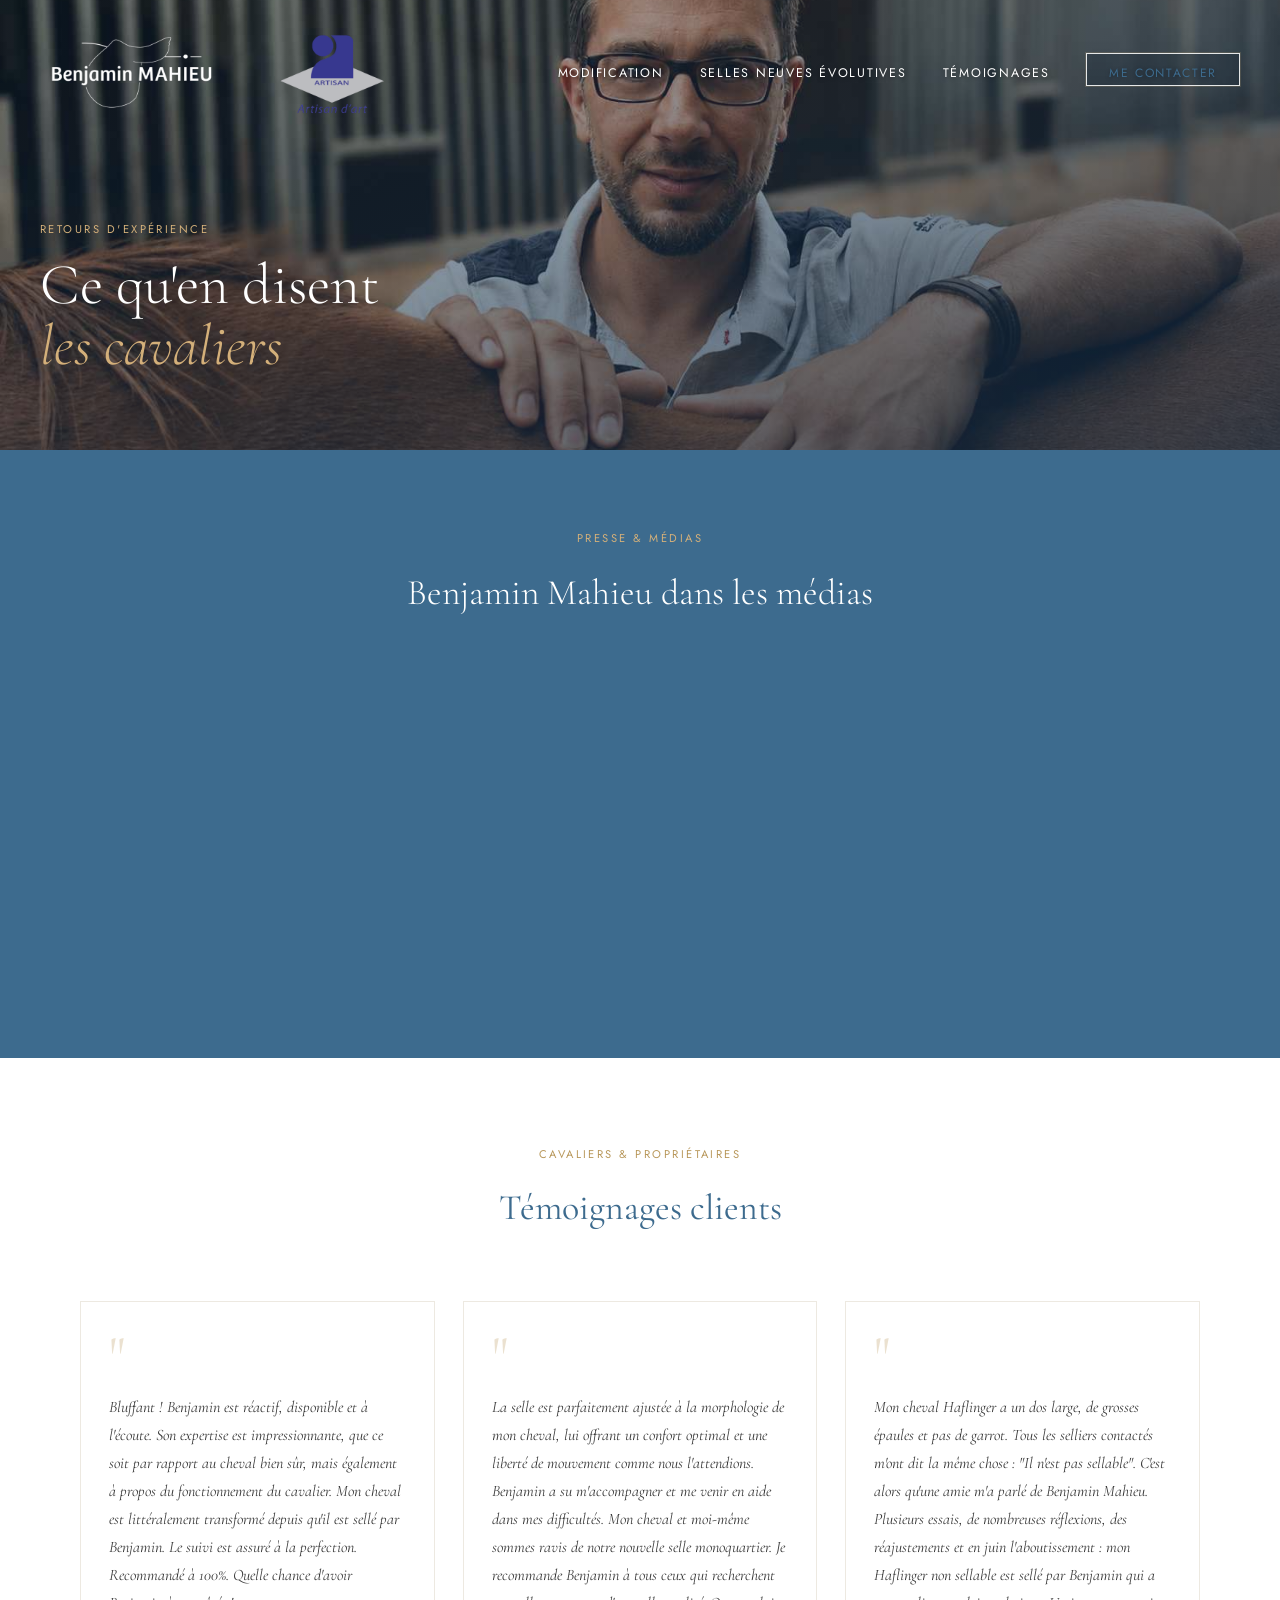
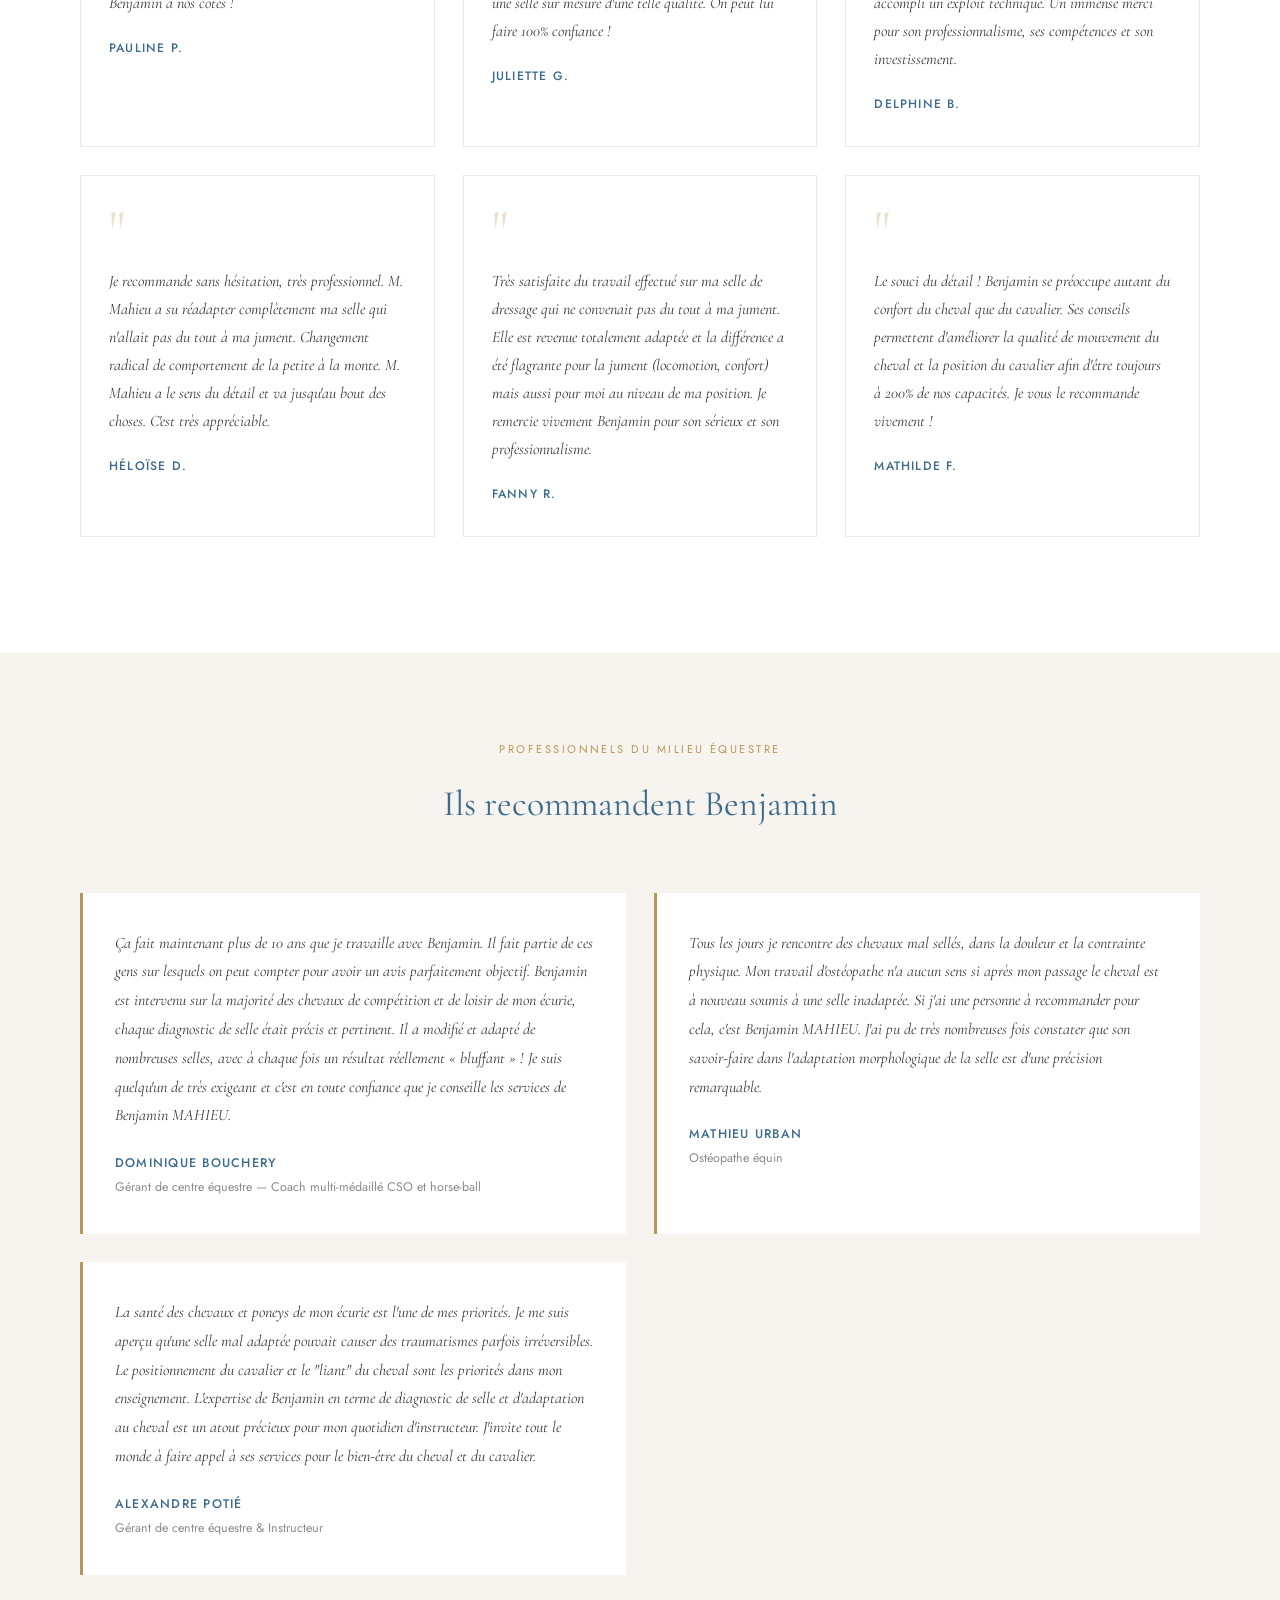
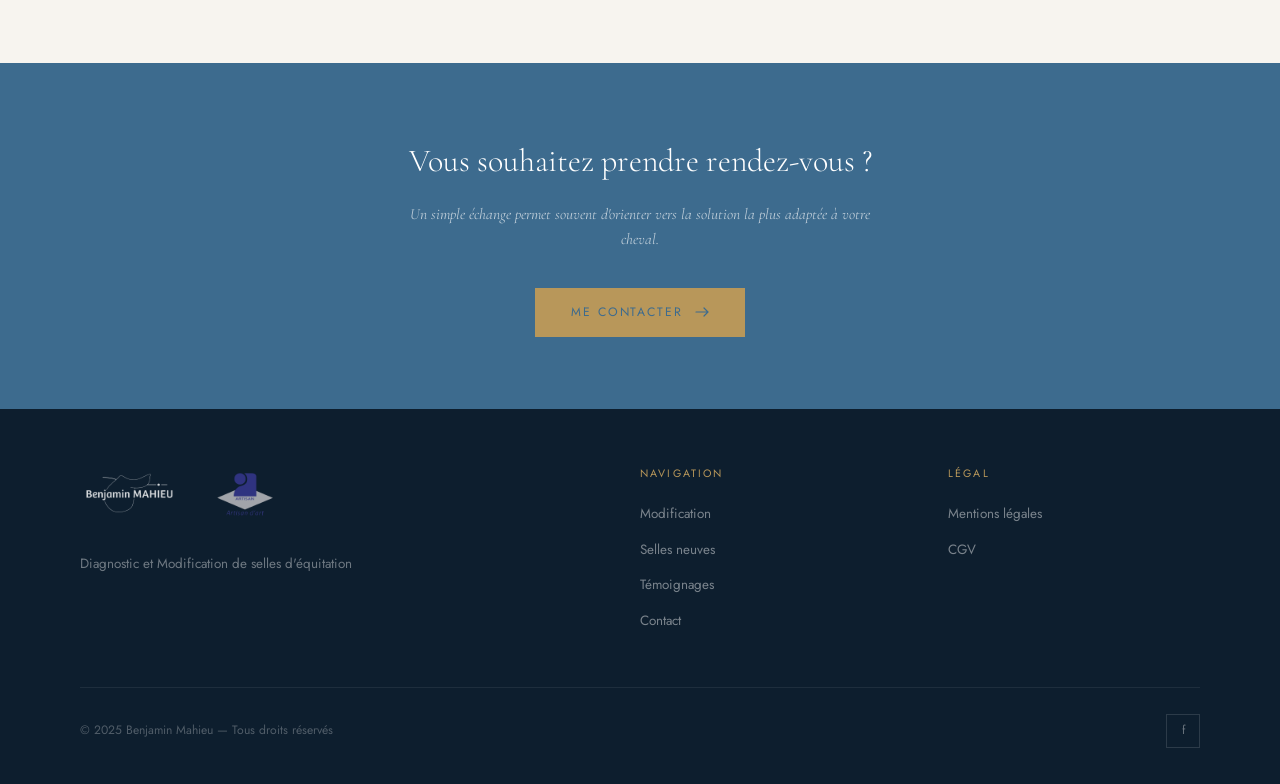
<file: MAHIEU/temoignages.html>
<!DOCTYPE html>
<html lang="fr">
<head>
  <meta charset="UTF-8">
  <meta name="viewport" content="width=device-width, initial-scale=1.0">
  <meta name="description" content="Témoignages clients — Benjamin Mahieu, artisan d'art sellier.">
  <title>Témoignages — Benjamin Mahieu, Artisan d'art sellier</title>
  <link rel="preconnect" href="https://fonts.googleapis.com">
  <link rel="preconnect" href="https://fonts.gstatic.com" crossorigin>
  <link href="https://fonts.googleapis.com/css2?family=Cormorant+Garamond:ital,wght@0,300;0,400;0,500;0,600;1,300;1,400&family=Jost:wght@300;400;500&display=swap" rel="stylesheet">
  <link rel="stylesheet" href="style.css">
  <style>
    :root {
      --bleu:#3d6b8e;--bleu-nav:rgba(52,91,120,0.97);--bleu-fonce:#2a5070;--bleu-section:#3d6b8e;
      --bleu-pale:#e8f0f6;--ivoire:#f7f4ef;--ivoire-fonce:#ede9e1;--or:#b8975a;--or-clair:#d4b07a;
      --gris:#8a8a8a;--texte:#1a1a1a;--blanc:#ffffff;--footer-bg:#0d1e2e;
      --serif:'Cormorant Garamond',Georgia,serif;--sans:'Jost',sans-serif;
      --shadow:0 4px 32px rgba(30,58,95,0.10);--transition:0.4s cubic-bezier(0.25,0.46,0.45,0.94);
    }
    *,*::before,*::after{box-sizing:border-box;margin:0;padding:0;}
    html{scroll-behavior:smooth;}
    body{font-family:var(--sans);color:var(--texte);background:var(--ivoire);line-height:1.6;-webkit-font-smoothing:antialiased;}
    img{display:block;max-width:100%;}
    a{color:inherit;text-decoration:none;}
    .container{max-width:1200px;margin:0 auto;padding:0 40px;}
    .eyebrow{display:block;font-size:0.7rem;letter-spacing:0.22em;text-transform:uppercase;color:var(--or);margin-bottom:16px;}
    .nav{position:fixed;top:0;left:0;right:0;z-index:100;padding:20px 40px;display:flex;align-items:center;justify-content:space-between;transition:background var(--transition),padding var(--transition),box-shadow var(--transition);}
    .nav.scrolled{background:var(--bleu-nav);padding:12px 40px;box-shadow:0 2px 20px rgba(0,0,0,0.15);backdrop-filter:blur(8px);}
    .nav__logo img{height:104px;width:auto;display:block;background:transparent!important;border:0!important;box-shadow:none!important;mix-blend-mode:normal!important;object-fit:contain;transition:filter var(--transition);filter:brightness(0) invert(1);}
    .nav.scrolled .nav__logo img{filter:brightness(0) invert(1);mix-blend-mode:normal!important;}
    .nav__links{display:flex;align-items:center;gap:36px;list-style:none;}
    .nav__links a{font-size:0.78rem;letter-spacing:0.14em;text-transform:uppercase;color:var(--blanc);font-weight:400;position:relative;padding-bottom:3px;text-shadow:0 1px 4px rgba(0,0,0,0.4);}
    .nav__links a::after{content:'';position:absolute;bottom:0;left:0;width:0;height:1px;background:var(--or-clair);transition:width var(--transition);}
    .nav__links a:hover::after{width:100%;}
    .nav__cta{border:1px solid rgba(255,255,255,0.88)!important;padding:10px 22px;background:rgba(13,30,46,0.24);box-shadow:0 0 0 1px rgba(212,176,122,0.18);transition:background var(--transition),border-color var(--transition)!important;}
    .nav__cta:hover{background:rgba(13,30,46,0.34)!important;border-color:var(--or-clair)!important;}
    .nav__cta::after{display:none!important;}
    .nav__burger{display:none;flex-direction:column;gap:5px;cursor:pointer;background:none;border:none;padding:4px;}
    .nav__burger span{display:block;width:26px;height:1.5px;background:var(--blanc);transition:transform var(--transition),opacity var(--transition);}
    .nav__burger.open span:nth-child(1){transform:translateY(6.5px) rotate(45deg);}
    .nav__burger.open span:nth-child(2){opacity:0;}
    .nav__burger.open span:nth-child(3){transform:translateY(-6.5px) rotate(-45deg);}
    .nav__mobile{display:none;position:fixed;inset:0;background:var(--bleu-fonce);z-index:99;flex-direction:column;align-items:center;justify-content:center;gap:40px;}
    .nav__mobile.open{display:flex;}
    .nav__mobile a{font-family:var(--serif);font-size:2.2rem;font-weight:300;color:var(--blanc);}
    .nav__mobile a:hover{color:var(--or-clair);}

    /* PAGE HERO */
    .page-hero{position:relative;height:50vh;min-height:360px;display:flex;align-items:flex-end;overflow:hidden;}
    .page-hero__image{position:absolute;inset:0;background:var(--bleu) url('images/portrait-benjamin-cheval_3_11zon.jpg') center 30% / cover no-repeat;}
    .page-hero__image::after{content:'';position:absolute;inset:0;background:linear-gradient(160deg,rgba(30,60,90,0.3) 0%,rgba(20,45,70,0.78) 100%);}
    .page-hero__content{position:relative;z-index:2;padding:0 40px 60px;animation:fadeUp 0.9s cubic-bezier(0.25,0.46,0.45,0.94) both;}
    .page-hero__content h1{font-family:var(--serif);font-size:clamp(2.2rem,4.5vw,3.8rem);font-weight:300;color:var(--blanc);line-height:1.05;margin-bottom:14px;}
    .page-hero__content h1 em{font-style:italic;color:var(--or-clair);}

    /* VIDEOS */
    .videos{background:var(--bleu-section);padding:80px 0;}
    .videos__header{text-align:center;margin-bottom:48px;}
    .videos__header .eyebrow{color:var(--or-clair);}
    .videos__header h2{font-family:var(--serif);font-size:clamp(1.7rem,2.8vw,2.4rem);font-weight:300;color:var(--blanc);}
    .videos__grille{display:grid;grid-template-columns:1fr 1fr;gap:24px;}
    .video-wrapper{position:relative;padding-bottom:56.25%;height:0;overflow:hidden;}
    .video-wrapper iframe{position:absolute;top:0;left:0;width:100%;height:100%;border:none;}

    /* TEMOIGNAGES CLIENTS */
    .temoignages-page{background:var(--blanc);padding:88px 0;}
    .temoignages-page__header{text-align:center;margin-bottom:64px;}
    .temoignages-page__header h2{font-family:var(--serif);font-size:clamp(1.7rem,2.8vw,2.4rem);font-weight:400;color:var(--bleu);}
    .temoignages-grille{display:grid;grid-template-columns:repeat(3,1fr);gap:28px;margin-bottom:28px;}
    .temoignage-card{padding:32px 28px;border:1px solid var(--ivoire-fonce);transition:border-color var(--transition),box-shadow var(--transition);}
    .temoignage-card:hover{border-color:var(--or);box-shadow:var(--shadow);}
    .temoignage-card__guillemet{font-family:var(--serif);font-size:3.5rem;line-height:0.8;color:var(--or);opacity:0.28;margin-bottom:14px;}
    .temoignage-card__texte{font-family:var(--serif);font-size:1rem;font-style:italic;color:#3a3a3a;line-height:1.75;margin-bottom:22px;}
    .temoignage-card__auteur{font-size:0.76rem;letter-spacing:0.1em;text-transform:uppercase;color:var(--bleu);font-weight:500;}
    .temoignage-card__detail{font-size:0.76rem;color:var(--gris);margin-top:4px;}

    /* TEMOIGNAGES PRO */
    .temoignages-pro{background:var(--ivoire);padding:88px 0;}
    .temoignages-pro__header{text-align:center;margin-bottom:60px;}
    .temoignages-pro__header h2{font-family:var(--serif);font-size:clamp(1.7rem,2.8vw,2.4rem);font-weight:400;color:var(--bleu);}
    .temoignages-pro__liste{display:grid;grid-template-columns:1fr 1fr;gap:28px;}
    .temoignage-pro-card{background:var(--blanc);padding:36px 32px;border-left:3px solid var(--or);}
    .temoignage-pro-card__texte{font-family:var(--serif);font-size:1rem;font-style:italic;color:#3a3a3a;line-height:1.8;margin-bottom:24px;}
    .temoignage-pro-card__auteur{font-size:0.78rem;letter-spacing:0.1em;text-transform:uppercase;color:var(--bleu);font-weight:500;}
    .temoignage-pro-card__fonction{font-size:0.78rem;color:var(--gris);margin-top:4px;}

    /* CTA */
    .cta-section{background:var(--bleu-section);padding:72px 0;text-align:center;}
    .cta-section h2{font-family:var(--serif);font-size:clamp(1.6rem,2.5vw,2.2rem);font-weight:300;color:var(--blanc);margin-bottom:16px;}
    .cta-section p{font-size:0.97rem;color:rgba(255,255,255,0.65);margin-bottom:36px;max-width:480px;margin-left:auto;margin-right:auto;font-style:italic;font-family:var(--serif);}
    .btn-cta{display:inline-flex;align-items:center;gap:12px;font-size:0.76rem;letter-spacing:0.16em;text-transform:uppercase;color:var(--bleu);background:var(--or);padding:15px 36px;transition:background var(--transition);}
    .btn-cta:hover{background:var(--or-clair);}

    /* FOOTER */
    .footer{background:var(--footer-bg);padding:56px 0 36px;}
    .footer__inner{display:grid;grid-template-columns:2fr 1fr 1fr;gap:56px;margin-bottom:44px;}
    .footer__logo img{height:56px;width:auto;margin-bottom:16px;filter:brightness(0) invert(1);opacity:0.85;}
    .footer__nom{font-family:var(--serif);font-size:1rem;font-weight:400;color:var(--blanc);margin-bottom:4px;}
    .footer__metier{font-size:0.7rem;letter-spacing:0.16em;text-transform:uppercase;color:var(--or);margin-bottom:14px;}
    .footer__desc{font-size:0.84rem;color:rgba(255,255,255,0.4);line-height:1.7;max-width:280px;}
    .footer__col-titre{font-size:0.67rem;letter-spacing:0.2em;text-transform:uppercase;color:var(--or);margin-bottom:18px;}
    .footer__liens{list-style:none;}
    .footer__liens li{margin-bottom:10px;}
    .footer__liens a{font-size:0.84rem;color:rgba(255,255,255,0.45);transition:color var(--transition);}
    .footer__liens a:hover{color:var(--blanc);}
    .footer__bas{border-top:1px solid rgba(255,255,255,0.07);padding-top:26px;display:flex;justify-content:space-between;align-items:center;}
    .footer__copy{font-size:0.76rem;color:rgba(255,255,255,0.28);}
    .footer__social a{width:34px;height:34px;border:1px solid rgba(255,255,255,0.13);display:inline-flex;align-items:center;justify-content:center;color:rgba(255,255,255,0.38);font-size:0.75rem;transition:border-color var(--transition),color var(--transition);}
    .footer__social a:hover{border-color:var(--or);color:var(--or);}

    @keyframes fadeUp{from{opacity:0;transform:translateY(28px);}to{opacity:1;transform:translateY(0);}}
    .reveal{opacity:0;transform:translateY(22px);transition:opacity 0.7s ease,transform 0.7s ease;}
    .reveal.visible{opacity:1;transform:translateY(0);}

    @media(max-width:1024px){.temoignages-grille{grid-template-columns:1fr 1fr;}.temoignages-pro__liste{grid-template-columns:1fr;}.videos__grille{grid-template-columns:1fr;}}
    @media(max-width:768px){
      .container{padding:0 20px;}.nav{padding:16px 20px;}.nav.scrolled{padding:10px 20px;}
      .nav__links{display:none;}.nav__burger{display:flex;}.nav__logo img{height:76px;}
      .page-hero__content{padding:0 20px 48px;}
      .temoignages-grille{grid-template-columns:1fr;}
      .temoignages-page,.temoignages-pro,.videos{padding:56px 0;}
      .footer__inner{grid-template-columns:1fr;gap:32px;}
      .footer__bas{flex-direction:column;gap:14px;text-align:center;}
    }

    /* Ajustements ciblés logos */
    .nav__logo { display: flex; align-items: center; gap: 12px; }
    .nav__logo-main { filter: brightness(0) invert(1); }
    .nav__logo-artisan { height: 104px !important; width: auto; filter: none !important; opacity: 1; flex-shrink: 0; }
    .nav.scrolled .nav__logo-artisan { filter: none !important; }
    .footer__logo { display: flex; align-items: center; gap: 14px; margin-bottom: 16px; }
    .footer__logo-main { height: 56px; width: auto; margin-bottom: 0; filter: brightness(0) invert(1); opacity: 0.85; }
    .footer__logo-artisan { height: 68px; width: auto; margin-bottom: 0; filter: none !important; opacity: 1; }
    @media (max-width: 768px) {
      .nav__logo { gap: 8px; }
      .nav__logo-artisan { height: 76px !important; }
      .footer__logo-artisan { height: 58px; }
    }
  </style>
</head>
<body>
  <header>
    <nav class="nav" id="nav">
      <a href="index.html" class="nav__logo"><img class="nav__logo-main" src="images/logo-nouv.png" alt="Benjamin Mahieu" width="160" height="64"><img class="nav__logo-artisan" src="images/artisan-logo.png" alt="Artisan d'art" width="64" height="64"></a>
      <ul class="nav__links">
        <li><a href="diagnostic-modification.html">Modification</a></li>
        <li><a href="selles-neuves.html">Selles neuves évolutives</a></li>
        <li><a href="temoignages.html">Témoignages</a></li>
        <li><a href="contact.html" class="nav__cta">Me contacter</a></li>
      </ul>
      <button class="nav__burger" id="burger" aria-label="Menu" aria-expanded="false"><span></span><span></span><span></span></button>
    </nav>
    <nav class="nav__mobile" id="mobile-nav">
      <a href="diagnostic-modification.html">Modification</a>
      <a href="selles-neuves.html">Selles neuves</a>
      <a href="temoignages.html">Témoignages</a>
      <a href="contact.html">Me contacter</a>
    </nav>
  </header>

  <main>
    <section class="page-hero">
      <div class="page-hero__image"></div>
      <div class="page-hero__content">
        <span class="eyebrow" style="color:var(--or-clair)">Retours d'expérience</span>
        <h1>Ce qu'en disent<br><em>les cavaliers</em></h1>
      </div>
    </section>

    <!-- VIDEOS -->
    <section class="videos reveal">
      <div class="container">
        <div class="videos__header">
          <span class="eyebrow">Presse & médias</span>
          <h2>Benjamin Mahieu dans les médias</h2>
        </div>
        <div class="videos__grille">
          <div class="video-wrapper">
            <iframe src="https://www.youtube.com/embed/2vUBrABW5JU" title="Benjamin Mahieu — France 3" allowfullscreen loading="lazy"></iframe>
          </div>
          <div class="video-wrapper">
            <iframe src="https://www.youtube.com/embed/sQehx_FasKg" title="Benjamin Mahieu — reportage" allowfullscreen loading="lazy"></iframe>
          </div>
        </div>
      </div>
    </section>

    <!-- TEMOIGNAGES CLIENTS -->
    <section class="temoignages-page reveal">
      <div class="container">
        <div class="temoignages-page__header">
          <span class="eyebrow">Cavaliers & propriétaires</span>
          <h2>Témoignages clients</h2>
        </div>
        <div class="temoignages-grille">
          <article class="temoignage-card">
            <div class="temoignage-card__guillemet">"</div>
            <blockquote class="temoignage-card__texte">Bluffant ! Benjamin est réactif, disponible et à l'écoute. Son expertise est impressionnante, que ce soit par rapport au cheval bien sûr, mais également à propos du fonctionnement du cavalier. Mon cheval est littéralement transformé depuis qu'il est sellé par Benjamin. Le suivi est assuré à la perfection. Recommandé à 100%. Quelle chance d'avoir Benjamin à nos côtés !</blockquote>
            <footer><p class="temoignage-card__auteur">Pauline P.</p></footer>
          </article>
          <article class="temoignage-card">
            <div class="temoignage-card__guillemet">"</div>
            <blockquote class="temoignage-card__texte">La selle est parfaitement ajustée à la morphologie de mon cheval, lui offrant un confort optimal et une liberté de mouvement comme nous l'attendions. Benjamin a su m'accompagner et me venir en aide dans mes difficultés. Mon cheval et moi-même sommes ravis de notre nouvelle selle monoquartier. Je recommande Benjamin à tous ceux qui recherchent une selle sur mesure d'une telle qualité. On peut lui faire 100% confiance !</blockquote>
            <footer><p class="temoignage-card__auteur">Juliette G.</p></footer>
          </article>
          <article class="temoignage-card">
            <div class="temoignage-card__guillemet">"</div>
            <blockquote class="temoignage-card__texte">Mon cheval Haflinger a un dos large, de grosses épaules et pas de garrot. Tous les selliers contactés m'ont dit la même chose : "Il n'est pas sellable". C'est alors qu'une amie m'a parlé de Benjamin Mahieu. Plusieurs essais, de nombreuses réflexions, des réajustements et en juin l'aboutissement : mon Haflinger non sellable est sellé par Benjamin qui a accompli un exploit technique. Un immense merci pour son professionnalisme, ses compétences et son investissement.</blockquote>
            <footer><p class="temoignage-card__auteur">Delphine B.</p></footer>
          </article>
          <article class="temoignage-card">
            <div class="temoignage-card__guillemet">"</div>
            <blockquote class="temoignage-card__texte">Je recommande sans hésitation, très professionnel. M. Mahieu a su réadapter complètement ma selle qui n'allait pas du tout à ma jument. Changement radical de comportement de la petite à la monte. M. Mahieu a le sens du détail et va jusqu'au bout des choses. C'est très appréciable.</blockquote>
            <footer><p class="temoignage-card__auteur">Héloïse D.</p></footer>
          </article>
          <article class="temoignage-card">
            <div class="temoignage-card__guillemet">"</div>
            <blockquote class="temoignage-card__texte">Très satisfaite du travail effectué sur ma selle de dressage qui ne convenait pas du tout à ma jument. Elle est revenue totalement adaptée et la différence a été flagrante pour la jument (locomotion, confort) mais aussi pour moi au niveau de ma position. Je remercie vivement Benjamin pour son sérieux et son professionnalisme.</blockquote>
            <footer><p class="temoignage-card__auteur">Fanny R.</p></footer>
          </article>
          <article class="temoignage-card">
            <div class="temoignage-card__guillemet">"</div>
            <blockquote class="temoignage-card__texte">Le souci du détail ! Benjamin se préoccupe autant du confort du cheval que du cavalier. Ses conseils permettent d'améliorer la qualité de mouvement du cheval et la position du cavalier afin d'être toujours à 200% de nos capacités. Je vous le recommande vivement !</blockquote>
            <footer><p class="temoignage-card__auteur">Mathilde F.</p></footer>
          </article>
        </div>
      </div>
    </section>

    <!-- TEMOIGNAGES PRO -->
    <section class="temoignages-pro reveal">
      <div class="container">
        <div class="temoignages-pro__header">
          <span class="eyebrow">Professionnels du milieu équestre</span>
          <h2>Ils recommandent Benjamin</h2>
        </div>
        <div class="temoignages-pro__liste">
          <article class="temoignage-pro-card">
            <blockquote class="temoignage-pro-card__texte">Ça fait maintenant plus de 10 ans que je travaille avec Benjamin. Il fait partie de ces gens sur lesquels on peut compter pour avoir un avis parfaitement objectif. Benjamin est intervenu sur la majorité des chevaux de compétition et de loisir de mon écurie, chaque diagnostic de selle était précis et pertinent. Il a modifié et adapté de nombreuses selles, avec à chaque fois un résultat réellement « bluffant » ! Je suis quelqu'un de très exigeant et c'est en toute confiance que je conseille les services de Benjamin MAHIEU.</blockquote>
            <p class="temoignage-pro-card__auteur">Dominique Bouchery</p>
            <p class="temoignage-pro-card__fonction">Gérant de centre équestre — Coach multi-médaillé CSO et horse-ball</p>
          </article>
          <article class="temoignage-pro-card">
            <blockquote class="temoignage-pro-card__texte">Tous les jours je rencontre des chevaux mal sellés, dans la douleur et la contrainte physique. Mon travail d'ostéopathe n'a aucun sens si après mon passage le cheval est à nouveau soumis à une selle inadaptée. Si j'ai une personne à recommander pour cela, c'est Benjamin MAHIEU. J'ai pu de très nombreuses fois constater que son savoir-faire dans l'adaptation morphologique de la selle est d'une précision remarquable.</blockquote>
            <p class="temoignage-pro-card__auteur">Mathieu Urban</p>
            <p class="temoignage-pro-card__fonction">Ostéopathe équin</p>
          </article>
          <article class="temoignage-pro-card">
            <blockquote class="temoignage-pro-card__texte">La santé des chevaux et poneys de mon écurie est l'une de mes priorités. Je me suis aperçu qu'une selle mal adaptée pouvait causer des traumatismes parfois irréversibles. Le positionnement du cavalier et le "liant" du cheval sont les priorités dans mon enseignement. L'expertise de Benjamin en terme de diagnostic de selle et d'adaptation au cheval est un atout précieux pour mon quotidien d'instructeur. J'invite tout le monde à faire appel à ses services pour le bien-être du cheval et du cavalier.</blockquote>
            <p class="temoignage-pro-card__auteur">Alexandre Potié</p>
            <p class="temoignage-pro-card__fonction">Gérant de centre équestre & Instructeur</p>
          </article>
        </div>
      </div>
    </section>

    <section class="cta-section reveal">
      <div class="container">
        <h2>Vous souhaitez prendre rendez-vous ?</h2>
        <p>Un simple échange permet souvent d'orienter vers la solution la plus adaptée à votre cheval.</p>
        <a href="contact.html" class="btn-cta">Me contacter <svg width="14" height="10" viewBox="0 0 14 10" fill="none"><path d="M9 1l4 4-4 4M1 5h12" stroke="currentColor" stroke-width="1.2" stroke-linecap="round"/></svg></a>
      </div>
    </section>
  </main>

  <footer class="footer">
    <div class="container">
      <div class="footer__inner">
        <div>
          <div class="footer__logo"><img class="footer__logo-main" src="images/logo-nouv.png" alt="Benjamin Mahieu"><img class="footer__logo-artisan" src="images/artisan-logo.png" alt="Artisan d'art"></div>
          <p class="footer__desc">Diagnostic et Modification de selles d'équitation</p>
        </div>
        <div>
          <div class="footer__col-titre">Navigation</div>
          <ul class="footer__liens">
            <li><a href="diagnostic-modification.html">Modification</a></li>
            <li><a href="selles-neuves.html">Selles neuves</a></li>
            <li><a href="temoignages.html">Témoignages</a></li>
            <li><a href="contact.html">Contact</a></li>
          </ul>
        </div>
        <div>
          <div class="footer__col-titre">Légal</div>
          <ul class="footer__liens">
            <li><a href="cgv-mentions-legales.html">Mentions légales</a></li>
            <li><a href="cgv-mentions-legales.html">CGV</a></li>
          </ul>
        </div>
      </div>
      <div class="footer__bas">
        <p class="footer__copy">© 2025 Benjamin Mahieu — Tous droits réservés</p>
        <div class="footer__social"><a href="https://www.facebook.com/Benjamin-MAHIEU-105850464140953/" target="_blank" rel="noopener noreferrer" aria-label="Facebook">f</a></div>
      </div>
    </div>
  </footer>
  <script>
    const nav=document.getElementById('nav');
    window.addEventListener('scroll',()=>{nav.classList.toggle('scrolled',window.scrollY>60);},{passive:true});
    const burger=document.getElementById('burger'),mobileNav=document.getElementById('mobile-nav');
    burger.addEventListener('click',()=>{const open=mobileNav.classList.toggle('open');burger.classList.toggle('open',open);burger.setAttribute('aria-expanded',open);document.body.style.overflow=open?'hidden':'';});
    mobileNav.querySelectorAll('a').forEach(l=>{l.addEventListener('click',()=>{mobileNav.classList.remove('open');burger.classList.remove('open');burger.setAttribute('aria-expanded','false');document.body.style.overflow='';});});
    document.querySelectorAll('.reveal').forEach(el=>{new IntersectionObserver((e)=>{e.forEach(en=>{if(en.isIntersecting)en.target.classList.add('visible');});},{threshold:0.07}).observe(el);});
  </script>
</body>
</html>
</file>
<file: MAHIEU/style.css>
/* ============================================
   BENJAMIN MAHIEU — Direction artistique
   Style : Editorial artisanal / Sellerie haut de gamme
   Palette : Bleu ardoise · Ivoire · Or vieilli · Gris lin
   ============================================ */

@import url('https://fonts.googleapis.com/css2?family=Cormorant+Garamond:ital,wght@0,300;0,400;0,500;0,600;1,300;1,400&family=Jost:wght@300;400;500&display=swap');

:root {
  --bleu:        #1e3a5f;
  --bleu-clair:  #2e5280;
  --bleu-pale:   #e8eef5;
  --ivoire:      #f7f4ef;
  --ivoire-fonce:#ede9e1;
  --or:          #b8975a;
  --or-clair:    #d4b07a;
  --gris:        #8a8a8a;
  --gris-clair:  #d6d0c8;
  --texte:       #1a1a1a;
  --blanc:       #ffffff;
  --serif:   'Cormorant Garamond', Georgia, serif;
  --sans:    'Jost', sans-serif;
  --radius:  2px;
  --shadow:  0 4px 32px rgba(30,58,95,0.10);
  --transition: 0.4s cubic-bezier(0.25, 0.46, 0.45, 0.94);
}

*, *::before, *::after { box-sizing: border-box; margin: 0; padding: 0; }
html { scroll-behavior: smooth; font-size: 16px; }
body {
  font-family: var(--sans);
  color: var(--texte);
  background: var(--ivoire);
  line-height: 1.6;
  -webkit-font-smoothing: antialiased;
}
img { display: block; max-width: 100%; }
a { color: inherit; text-decoration: none; }

.container { max-width: 1200px; margin: 0 auto; padding: 0 40px; }
.container--narrow { max-width: 860px; margin: 0 auto; padding: 0 40px; }

.eyebrow {
  display: block;
  font-size: 0.7rem;
  letter-spacing: 0.22em;
  text-transform: uppercase;
  color: var(--or);
  margin-bottom: 16px;
  font-family: var(--sans);
}

/* NAV */
.nav {
  position: fixed; top: 0; left: 0; right: 0; z-index: 100;
  padding: 24px 40px;
  display: flex; align-items: center; justify-content: space-between;
  transition: background var(--transition), padding var(--transition), box-shadow var(--transition);
}
.nav.scrolled {
  background: rgba(247, 244, 239, 0.96);
  padding: 16px 40px;
  box-shadow: 0 1px 0 var(--gris-clair);
  backdrop-filter: blur(8px);
}
.nav__logo-nom {
  font-family: var(--serif); font-size: 1.15rem; font-weight: 500;
  color: var(--bleu); letter-spacing: 0.04em; line-height: 1.1;
}
.nav__logo-metier {
  font-size: 0.68rem; letter-spacing: 0.18em;
  text-transform: uppercase; color: var(--or); font-weight: 400;
}
.nav__links {
  display: flex; align-items: center; gap: 40px; list-style: none;
}
.nav__links a {
  font-size: 0.78rem; letter-spacing: 0.14em; text-transform: uppercase;
  color: var(--bleu); font-weight: 400; position: relative; padding-bottom: 3px;
}
.nav__links a::after {
  content: ''; position: absolute; bottom: 0; left: 0;
  width: 0; height: 1px; background: var(--or);
  transition: width var(--transition);
}
.nav__links a:hover::after { width: 100%; }
.nav__cta {
  font-size: 0.75rem !important; letter-spacing: 0.14em;
  text-transform: uppercase; color: var(--bleu) !important;
  border: 1px solid var(--bleu); padding: 10px 22px;
  transition: background var(--transition), color var(--transition);
}
.nav__cta:hover { background: var(--bleu); color: var(--ivoire) !important; }
.nav__cta::after { display: none !important; }
.nav__burger {
  display: none; flex-direction: column; gap: 5px;
  cursor: pointer; background: none; border: none; padding: 4px;
}
.nav__burger span { display: block; width: 24px; height: 1px; background: var(--bleu); }

/* HERO */
.hero {
  position: relative; height: 100vh; min-height: 680px;
  display: flex; align-items: flex-end; overflow: hidden;
}
.hero__image {
  position: absolute; inset: 0;
  background: var(--bleu) url('images/hero.jpg') center center / cover no-repeat;
}
.hero__image::after {
  content: ''; position: absolute; inset: 0;
  background: linear-gradient(160deg, rgba(10,25,48,0.18) 0%, rgba(10,25,48,0.55) 60%, rgba(10,25,48,0.75) 100%);
}
.hero__content {
  position: relative; z-index: 2;
  padding: 0 40px 80px; max-width: 780px;
  animation: fadeUp 1.1s cubic-bezier(0.25,0.46,0.45,0.94) both;
  animation-delay: 0.2s;
}
.hero__label {
  display: inline-block; font-size: 0.72rem; letter-spacing: 0.22em;
  text-transform: uppercase; color: var(--or-clair);
  margin-bottom: 20px; font-family: var(--sans);
}
.hero__titre {
  font-family: var(--serif);
  font-size: clamp(3rem, 6vw, 5.5rem);
  font-weight: 300; color: var(--blanc);
  line-height: 1.0; letter-spacing: -0.01em; margin-bottom: 20px;
}
.hero__titre em { font-style: italic; font-weight: 300; color: var(--or-clair); }
.hero__sous-titre {
  font-size: 1.05rem; color: rgba(255,255,255,0.80);
  font-weight: 300; max-width: 520px; line-height: 1.7;
  margin-bottom: 44px; font-family: var(--sans); letter-spacing: 0.01em;
}
.hero__btn {
  display: inline-flex; align-items: center; gap: 14px;
  font-size: 0.78rem; letter-spacing: 0.16em; text-transform: uppercase;
  color: var(--blanc); border: 1px solid rgba(255,255,255,0.5);
  padding: 14px 32px; transition: border-color var(--transition), background var(--transition);
}
.hero__btn:hover { border-color: var(--or-clair); background: rgba(184,151,90,0.15); }
.hero__scroll {
  position: absolute; bottom: 40px; right: 40px; z-index: 2;
  display: flex; flex-direction: column; align-items: center; gap: 10px;
  color: rgba(255,255,255,0.5); font-size: 0.65rem; letter-spacing: 0.2em;
  text-transform: uppercase; writing-mode: vertical-rl;
  animation: fadeIn 1.5s ease both; animation-delay: 1s;
}
.hero__scroll::before {
  content: ''; width: 1px; height: 48px;
  background: rgba(255,255,255,0.3);
  animation: scrollLine 2s ease-in-out infinite;
}

/* PROBLEMATIQUE */
.problematique { background: var(--blanc); padding: 100px 0; }
.problematique__inner {
  display: grid; grid-template-columns: 1fr 1fr;
  gap: 80px; align-items: center;
}
.problematique__texte h2 {
  font-family: var(--serif);
  font-size: clamp(2rem, 3.5vw, 2.8rem);
  font-weight: 400; line-height: 1.2;
  color: var(--bleu); margin-bottom: 28px;
}
.problematique__texte h2 em { font-style: italic; color: var(--or); }
.problematique__texte p {
  color: #4a4a4a; line-height: 1.85;
  font-size: 0.97rem; margin-bottom: 20px;
}
.problematique__image { position: relative; }
.problematique__image img {
  width: 100%; aspect-ratio: 4/5; object-fit: cover;
}
.problematique__image::before {
  content: ''; position: absolute;
  top: -16px; left: -16px; right: 16px; bottom: 16px;
  border: 1px solid var(--or); z-index: 0; pointer-events: none;
}
.problematique__image img { position: relative; z-index: 1; }

/* SITUATIONS */
.situations { background: var(--bleu); padding: 100px 0; }
.situations__header { text-align: center; margin-bottom: 64px; }
.situations__header .eyebrow { color: var(--or-clair); }
.situations__header h2 {
  font-family: var(--serif);
  font-size: clamp(1.8rem, 3vw, 2.6rem);
  font-weight: 300; color: var(--blanc); line-height: 1.25;
}
.situations__header h2 em { font-style: italic; color: var(--or-clair); }
.situations__grille {
  display: grid; grid-template-columns: repeat(3, 1fr); gap: 2px;
}
.situation-carte {
  background: rgba(255,255,255,0.04);
  border: 1px solid rgba(255,255,255,0.08);
  padding: 36px 32px;
  transition: background var(--transition);
  position: relative; overflow: hidden;
}
.situation-carte::before {
  content: ''; position: absolute; bottom: 0; left: 0;
  width: 0; height: 2px; background: var(--or);
  transition: width var(--transition);
}
.situation-carte:hover { background: rgba(255,255,255,0.07); }
.situation-carte:hover::before { width: 100%; }
.situation-carte__titre {
  font-family: var(--serif); font-size: 1.15rem;
  font-weight: 500; color: var(--blanc); margin-bottom: 10px;
}
.situation-carte__desc { font-size: 0.85rem; color: rgba(255,255,255,0.55); line-height: 1.7; }

/* DIAGNOSTIC */
.diagnostic { background: var(--ivoire); padding: 100px 0; }
.diagnostic__inner {
  display: grid; grid-template-columns: 5fr 4fr;
  gap: 80px; align-items: start;
}
.diagnostic__texte h2 {
  font-family: var(--serif);
  font-size: clamp(1.8rem, 3vw, 2.6rem);
  font-weight: 400; color: var(--bleu); line-height: 1.2; margin-bottom: 28px;
}
.diagnostic__texte p { color: #4a4a4a; line-height: 1.85; font-size: 0.97rem; margin-bottom: 16px; }
.diagnostic__liste { list-style: none; margin: 28px 0; }
.diagnostic__liste li {
  display: flex; align-items: flex-start; gap: 14px;
  padding: 12px 0; border-bottom: 1px solid var(--ivoire-fonce);
  font-size: 0.92rem; color: #3a3a3a;
}
.diagnostic__liste li::before { content: '—'; color: var(--or); flex-shrink: 0; margin-top: 1px; }
.diagnostic__tarif {
  background: var(--bleu); padding: 48px 40px;
  position: sticky; top: 100px;
}
.diagnostic__tarif .eyebrow { color: var(--or-clair); }
.diagnostic__tarif__montant {
  font-family: var(--serif); font-size: 3.8rem;
  font-weight: 300; color: var(--blanc); line-height: 1; margin-bottom: 6px;
}
.diagnostic__tarif__montant span { font-size: 1.4rem; color: var(--or-clair); }
.diagnostic__tarif__label {
  font-size: 0.78rem; color: rgba(255,255,255,0.5); letter-spacing: 0.08em; margin-bottom: 32px;
}
.diagnostic__tarif p { font-size: 0.88rem; color: rgba(255,255,255,0.65); line-height: 1.7; margin-bottom: 36px; }
.btn-contact {
  display: inline-flex; align-items: center; gap: 12px;
  font-size: 0.75rem; letter-spacing: 0.16em; text-transform: uppercase;
  color: var(--bleu); background: var(--or); padding: 14px 28px;
  transition: background var(--transition); width: 100%; justify-content: center;
  border: none; cursor: pointer; font-family: var(--sans);
}
.btn-contact:hover { background: var(--or-clair); }

/* PORTRAIT */
.portrait { background: var(--blanc); padding: 100px 0; overflow: hidden; }
.portrait__inner {
  display: grid; grid-template-columns: 2fr 3fr;
  gap: 80px; align-items: start;
}
.portrait__image { position: relative; }
.portrait__image img { width: 100%; aspect-ratio: 3/4; object-fit: cover; object-position: top; }
.portrait__image::after {
  content: ''; position: absolute; bottom: -20px; right: -20px;
  width: 60%; height: 60%; border: 1px solid var(--bleu-pale); z-index: 0;
}
.portrait__texte h2 {
  font-family: var(--serif);
  font-size: clamp(1.8rem, 3vw, 2.6rem);
  font-weight: 400; color: var(--bleu); line-height: 1.2; margin-bottom: 28px;
}
.portrait__texte p { color: #4a4a4a; line-height: 1.85; font-size: 0.97rem; margin-bottom: 20px; }
.portrait__jalons { margin-top: 36px; }
.jalon {
  display: flex; gap: 24px; padding: 20px 0;
  border-bottom: 1px solid var(--ivoire-fonce);
}
.jalon:first-child { border-top: 1px solid var(--ivoire-fonce); }
.jalon__annee {
  font-family: var(--serif); font-size: 1.05rem; font-weight: 500;
  color: var(--or); min-width: 56px; padding-top: 2px; font-style: italic;
}
.jalon__texte { font-size: 0.88rem; color: #4a4a4a; line-height: 1.6; }
.jalon__texte strong { display: block; color: var(--bleu); font-weight: 500; margin-bottom: 2px; }

/* SOLUTIONS */
.solutions { background: #ede9e1; padding: 100px 0; }
.solutions__header { text-align: center; margin-bottom: 64px; }
.solutions__header h2 {
  font-family: var(--serif);
  font-size: clamp(1.8rem, 3vw, 2.6rem);
  font-weight: 400; color: var(--bleu);
}
.solutions__grille { display: grid; grid-template-columns: 1fr 1fr; gap: 2px; }
.solution-card {
  position: relative; overflow: hidden; aspect-ratio: 16/10;
  background: var(--bleu); display: block;
}
.solution-card img {
  width: 100%; height: 100%; object-fit: cover;
  transition: transform 0.7s cubic-bezier(0.25,0.46,0.45,0.94);
  opacity: 0.7;
}
.solution-card:hover img { transform: scale(1.04); }
.solution-card__overlay {
  position: absolute; inset: 0;
  background: linear-gradient(to top, rgba(10,25,48,0.85) 0%, rgba(10,25,48,0.1) 60%);
  display: flex; flex-direction: column; justify-content: flex-end;
  padding: 44px 40px;
}
.solution-card__label {
  font-size: 0.68rem; letter-spacing: 0.2em; text-transform: uppercase;
  color: var(--or-clair); margin-bottom: 10px;
}
.solution-card__titre {
  font-family: var(--serif); font-size: 2rem; font-weight: 400;
  color: var(--blanc); margin-bottom: 12px; line-height: 1.15;
}
.solution-card__desc {
  font-size: 0.88rem; color: rgba(255,255,255,0.65);
  line-height: 1.65; max-width: 380px; margin-bottom: 24px;
}
.solution-card__lien {
  display: inline-flex; align-items: center; gap: 10px;
  font-size: 0.72rem; letter-spacing: 0.16em; text-transform: uppercase;
  color: var(--or-clair); border-bottom: 1px solid rgba(184,151,90,0.4);
  padding-bottom: 4px; transition: gap var(--transition), border-color var(--transition);
}
.solution-card__lien:hover { gap: 16px; border-color: var(--or-clair); }

/* TEMOIGNAGES */
.temoignages { background: var(--blanc); padding: 100px 0; }
.temoignages__header { text-align: center; margin-bottom: 64px; }
.temoignages__header h2 {
  font-family: var(--serif);
  font-size: clamp(1.8rem, 3vw, 2.6rem);
  font-weight: 400; color: var(--bleu);
}
.temoignages__grille { display: grid; grid-template-columns: repeat(3, 1fr); gap: 32px; }
.temoignage-card {
  padding: 36px 32px; border: 1px solid var(--ivoire-fonce);
  transition: border-color var(--transition), box-shadow var(--transition);
}
.temoignage-card:hover { border-color: var(--or); box-shadow: var(--shadow); }
.temoignage-card__guillemet {
  font-family: var(--serif); font-size: 4rem; line-height: 0.8;
  color: var(--or); opacity: 0.3; margin-bottom: 16px;
}
.temoignage-card__texte {
  font-family: var(--serif); font-size: 1.05rem; font-style: italic;
  color: #3a3a3a; line-height: 1.75; margin-bottom: 24px;
}
.temoignage-card__auteur {
  font-size: 0.78rem; letter-spacing: 0.1em; text-transform: uppercase;
  color: var(--bleu); font-weight: 500;
}
.temoignage-card__detail { font-size: 0.78rem; color: var(--gris); margin-top: 4px; }
.temoignages__lien { text-align: center; margin-top: 52px; }
.btn-lien {
  display: inline-flex; align-items: center; gap: 10px;
  font-size: 0.75rem; letter-spacing: 0.16em; text-transform: uppercase;
  color: var(--bleu); border-bottom: 1px solid var(--or);
  padding-bottom: 4px; transition: gap var(--transition);
}
.btn-lien:hover { gap: 16px; }

/* CONTACT */
.contact { background: var(--ivoire); padding: 100px 0; }
.contact__inner { display: grid; grid-template-columns: 1fr 1fr; gap: 80px; align-items: center; }
.contact__texte h2 {
  font-family: var(--serif);
  font-size: clamp(1.8rem, 3vw, 2.6rem);
  font-weight: 400; color: var(--bleu); line-height: 1.25; margin-bottom: 24px;
}
.contact__texte p {
  font-size: 0.97rem; color: #4a4a4a; line-height: 1.85;
  margin-bottom: 36px; font-family: var(--serif); font-style: italic;
}
.contact__infos { display: flex; flex-direction: column; gap: 16px; }
.contact__info-ligne {
  display: flex; align-items: center; gap: 16px;
  font-size: 0.92rem; color: var(--bleu);
}
.contact__info-ligne svg { color: var(--or); flex-shrink: 0; }
.contact__formulaire { background: var(--blanc); padding: 48px 44px; box-shadow: var(--shadow); }
.form-groupe { margin-bottom: 24px; }
.form-groupe label {
  display: block; font-size: 0.7rem; letter-spacing: 0.16em;
  text-transform: uppercase; color: var(--gris); margin-bottom: 8px;
}
.form-groupe input, .form-groupe textarea {
  width: 100%; background: var(--ivoire); border: 1px solid var(--ivoire-fonce);
  padding: 14px 16px; font-family: var(--sans); font-size: 0.92rem;
  color: var(--texte); border-radius: var(--radius);
  transition: border-color var(--transition); outline: none;
}
.form-groupe input:focus, .form-groupe textarea:focus { border-color: var(--or); }
.form-groupe textarea { height: 120px; resize: vertical; }
.form-submit {
  width: 100%; background: var(--bleu); color: var(--blanc); border: none;
  padding: 16px 32px; font-family: var(--sans); font-size: 0.75rem;
  letter-spacing: 0.18em; text-transform: uppercase;
  cursor: pointer; transition: background var(--transition);
}
.form-submit:hover { background: var(--bleu-clair); }

/* FOOTER */
.footer { background: var(--texte); padding: 60px 0 40px; }
.footer__inner {
  display: grid; grid-template-columns: 2fr 1fr 1fr;
  gap: 60px; margin-bottom: 48px;
}
.footer__logo-nom { font-family: var(--serif); font-size: 1.3rem; font-weight: 400; color: var(--blanc); margin-bottom: 6px; }
.footer__logo-metier { font-size: 0.68rem; letter-spacing: 0.18em; text-transform: uppercase; color: var(--or); margin-bottom: 20px; }
.footer__desc { font-size: 0.85rem; color: rgba(255,255,255,0.45); line-height: 1.7; max-width: 280px; }
.footer__col-titre { font-size: 0.68rem; letter-spacing: 0.2em; text-transform: uppercase; color: var(--or); margin-bottom: 20px; }
.footer__liens { list-style: none; }
.footer__liens li { margin-bottom: 10px; }
.footer__liens a { font-size: 0.85rem; color: rgba(255,255,255,0.5); transition: color var(--transition); }
.footer__liens a:hover { color: var(--blanc); }
.footer__bas {
  border-top: 1px solid rgba(255,255,255,0.08);
  padding-top: 28px; display: flex;
  justify-content: space-between; align-items: center;
}
.footer__copy { font-size: 0.78rem; color: rgba(255,255,255,0.3); }
.footer__social { display: flex; gap: 16px; }
.footer__social a {
  width: 36px; height: 36px; border: 1px solid rgba(255,255,255,0.15);
  display: flex; align-items: center; justify-content: center;
  color: rgba(255,255,255,0.4); font-size: 0.75rem;
  transition: border-color var(--transition), color var(--transition);
}
.footer__social a:hover { border-color: var(--or); color: var(--or); }

/* ANIMATIONS */
@keyframes fadeUp {
  from { opacity: 0; transform: translateY(28px); }
  to   { opacity: 1; transform: translateY(0); }
}
@keyframes fadeIn { from { opacity: 0; } to { opacity: 1; } }
@keyframes scrollLine {
  0%   { transform: scaleY(0); transform-origin: top; }
  50%  { transform: scaleY(1); transform-origin: top; }
  51%  { transform: scaleY(1); transform-origin: bottom; }
  100% { transform: scaleY(0); transform-origin: bottom; }
}
.reveal { opacity: 0; transform: translateY(24px); transition: opacity 0.7s ease, transform 0.7s ease; }
.reveal.visible { opacity: 1; transform: translateY(0); }

/* RESPONSIVE */
@media (max-width: 1024px) {
  .problematique__inner { grid-template-columns: 1fr; gap: 48px; }
  .problematique__image { display: none; }
  .portrait__inner { grid-template-columns: 1fr; gap: 48px; }
  .solutions__grille { grid-template-columns: 1fr; }
  .solution-card { aspect-ratio: 16/8; }
}
@media (max-width: 768px) {
  .container, .container--narrow { padding: 0 24px; }
  .nav { padding: 20px 24px; }
  .nav.scrolled { padding: 14px 24px; }
  .nav__links { display: none; }
  .nav__burger { display: flex; }
  .hero__content { padding: 0 24px 64px; }
  .hero__scroll { display: none; }
  .situations__grille { grid-template-columns: 1fr; }
  .diagnostic__inner { grid-template-columns: 1fr; }
  .diagnostic__tarif { position: static; }
  .temoignages__grille { grid-template-columns: 1fr; }
  .contact__inner { grid-template-columns: 1fr; }
  .footer__inner { grid-template-columns: 1fr; gap: 40px; }
  .footer__bas { flex-direction: column; gap: 16px; text-align: center; }
}
.nav__mobile {
  display: none; position: fixed; inset: 0; background: var(--ivoire);
  z-index: 99; flex-direction: column; align-items: center;
  justify-content: center; gap: 36px;
}
.nav__mobile.open { display: flex; }
.nav__mobile a {
  font-family: var(--serif); font-size: 2rem;
  font-weight: 300; color: var(--bleu); letter-spacing: 0.04em;
}
.nav__mobile a:hover { color: var(--or); }

/* Variables supplémentaires pour sous-pages */
:root {
  --bleu-fonce: #2a5070;
  --bleu-section: #3d6b8e;
  --ivoire-fonce: #ede9e1;
}

/* Shared page hero animation */
@keyframes fadeUp {
  from { opacity: 0; transform: translateY(28px); }
  to   { opacity: 1; transform: translateY(0); }
}

/* Footer shared styles */
.footer { background: #141e28; padding: 56px 0 36px; }
.footer__inner { display: grid; grid-template-columns: 2fr 1fr 1fr; gap: 56px; margin-bottom: 44px; }
.footer__logo img { height: 44px; width: auto; margin-bottom: 16px; filter: brightness(0) invert(1); opacity: 0.8; }
.footer__desc { font-size: 0.84rem; color: rgba(255,255,255,0.4); line-height: 1.7; max-width: 280px; }
.footer__col-titre { font-size: 0.67rem; letter-spacing: 0.2em; text-transform: uppercase; color: var(--or); margin-bottom: 18px; }
.footer__liens { list-style: none; }
.footer__liens li { margin-bottom: 10px; }
.footer__liens a { font-size: 0.84rem; color: rgba(255,255,255,0.45); transition: color var(--transition); }
.footer__liens a:hover { color: var(--blanc); }
.footer__bas { border-top: 1px solid rgba(255,255,255,0.07); padding-top: 26px; display: flex; justify-content: space-between; align-items: center; }
.footer__copy { font-size: 0.76rem; color: rgba(255,255,255,0.28); }
.footer__social a { width: 34px; height: 34px; border: 1px solid rgba(255,255,255,0.13); display: inline-flex; align-items: center; justify-content: center; color: rgba(255,255,255,0.38); font-size: 0.75rem; transition: border-color var(--transition), color var(--transition); }
.footer__social a:hover { border-color: var(--or); color: var(--or); }
@media (max-width: 768px) {
  .footer { padding: 44px 0 28px; }
  .footer__inner { grid-template-columns: 1fr; gap: 32px; }
  .footer__bas { flex-direction: column; gap: 14px; text-align: center; }
}

/* Ajustements ciblés logos */
.nav__logo { display: flex; align-items: center; gap: 12px; }
.nav__logo-main { filter: brightness(0) invert(1); }
.nav__logo-artisan { height: 104px !important; width: auto; filter: none !important; opacity: 1; flex-shrink: 0; }
.nav.scrolled .nav__logo-artisan { filter: none !important; }
.footer__logo { display: flex; align-items: center; gap: 14px; margin-bottom: 16px; }
.footer__logo-main { height: 56px; width: auto; margin-bottom: 0; filter: brightness(0) invert(1); opacity: 0.85; }
.footer__logo-artisan { height: 68px; width: auto; margin-bottom: 0; filter: none !important; opacity: 1; }
@media (max-width: 768px) {
  .nav__logo { gap: 8px; }
  .nav__logo-artisan { height: 76px !important; }
  .footer__logo-artisan { height: 58px; }
}

.nav-legale .nav__logo-main { filter: none; }
.nav-legale .nav__logo-artisan { height: 76px !important; }
@media (max-width: 768px) { .nav-legale .nav__logo-artisan { height: 76px !important; } }
</file>
